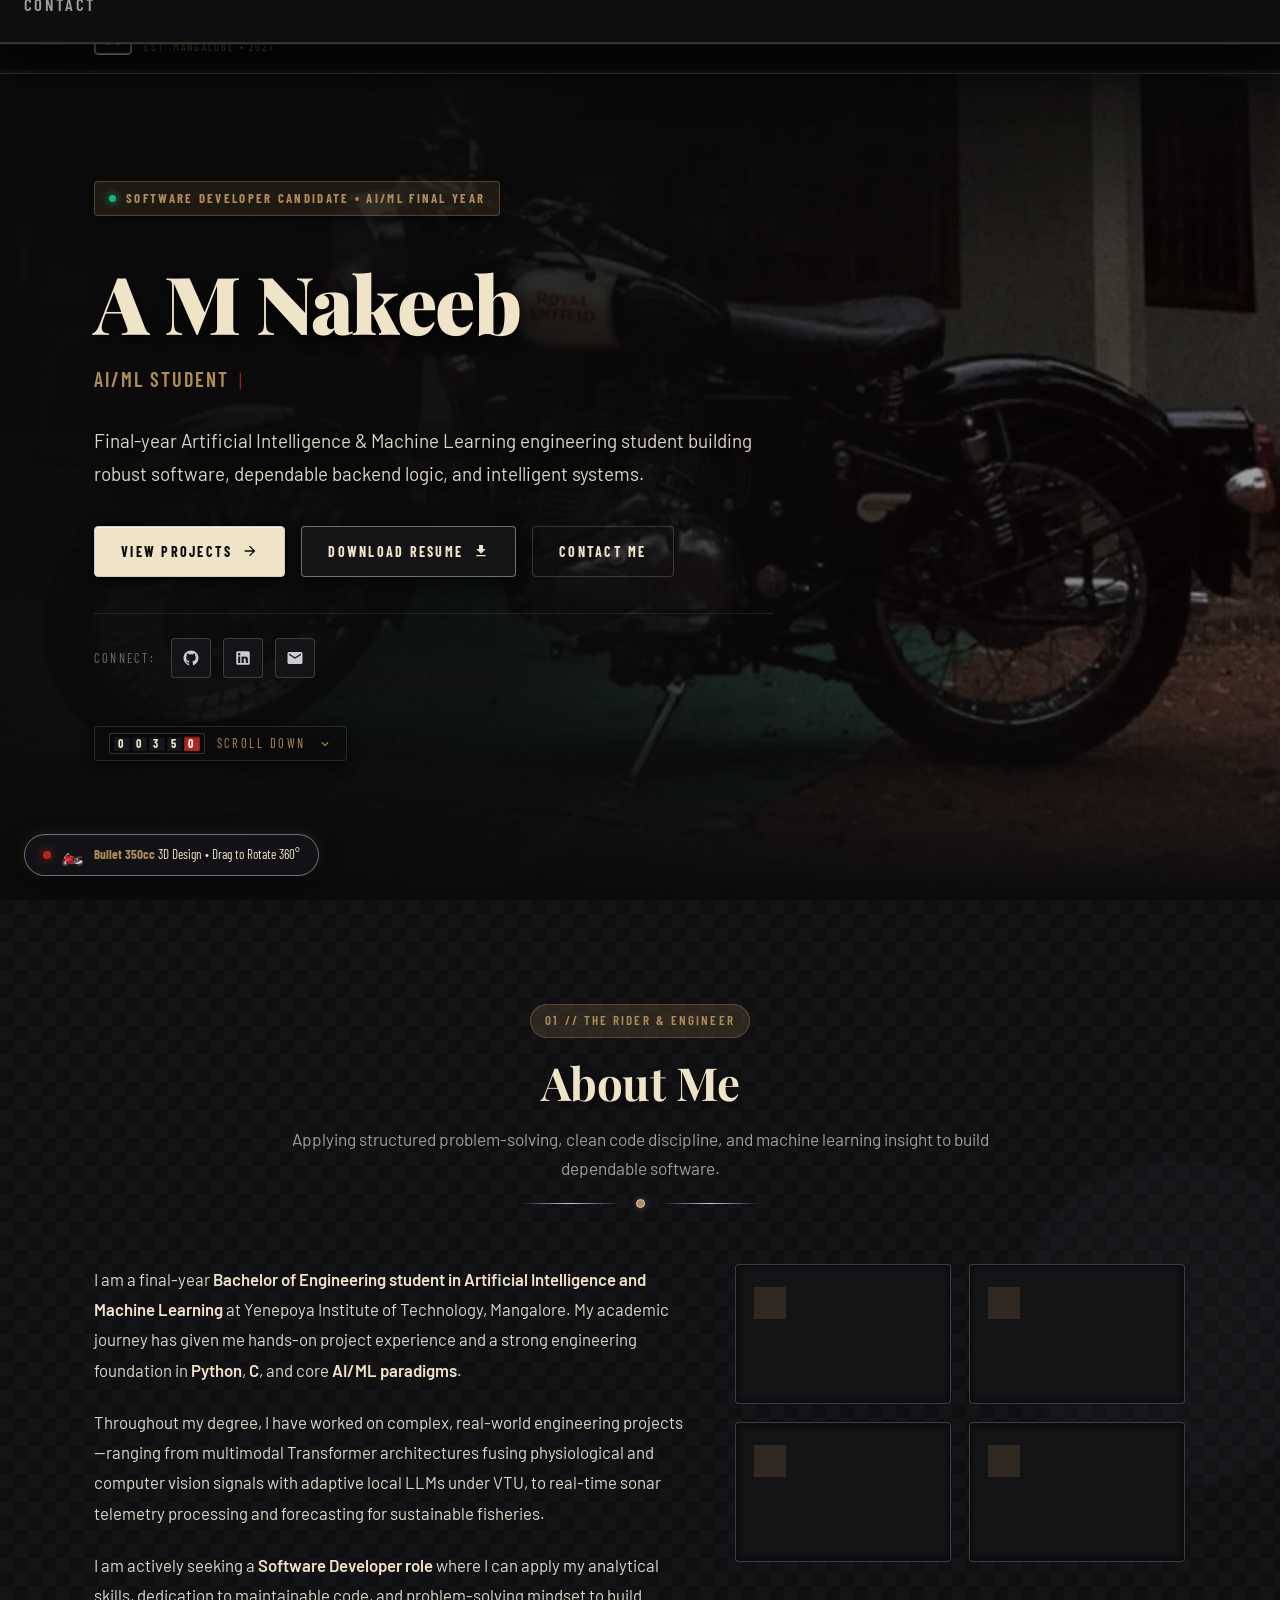
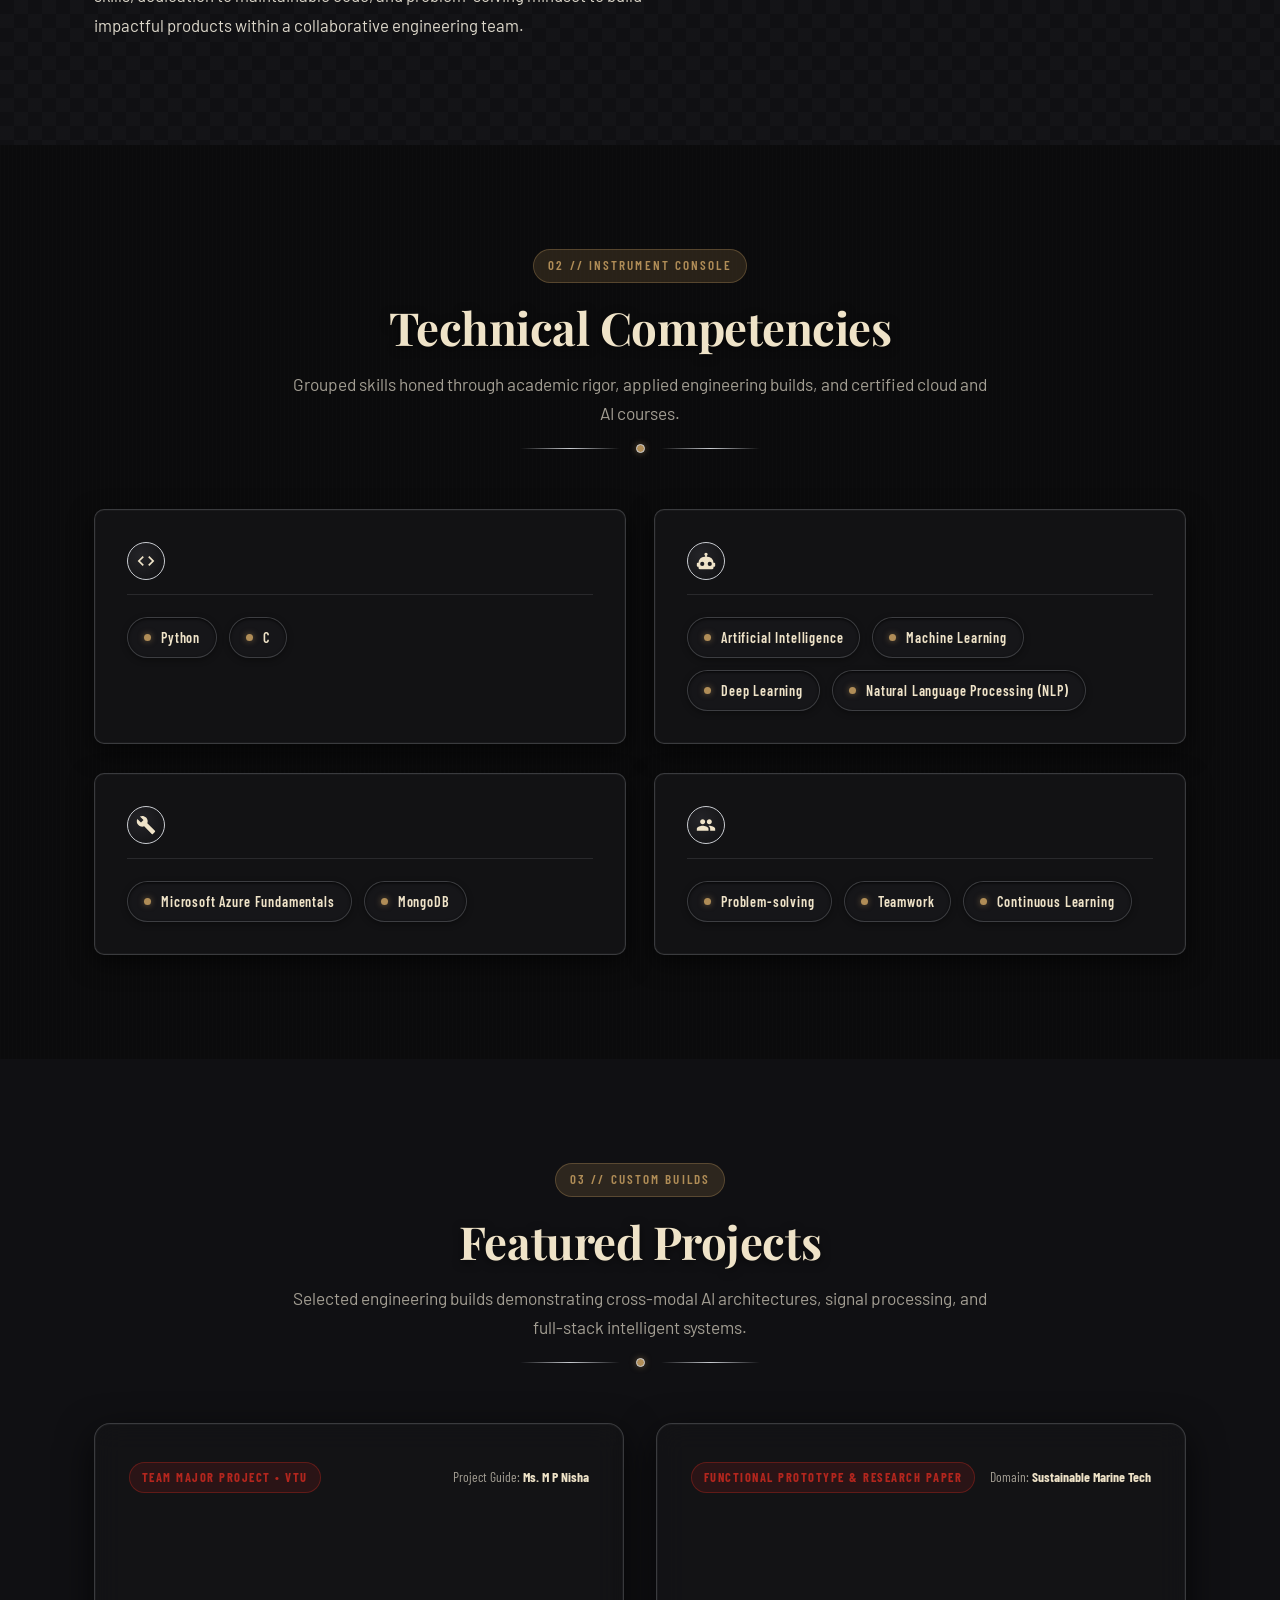
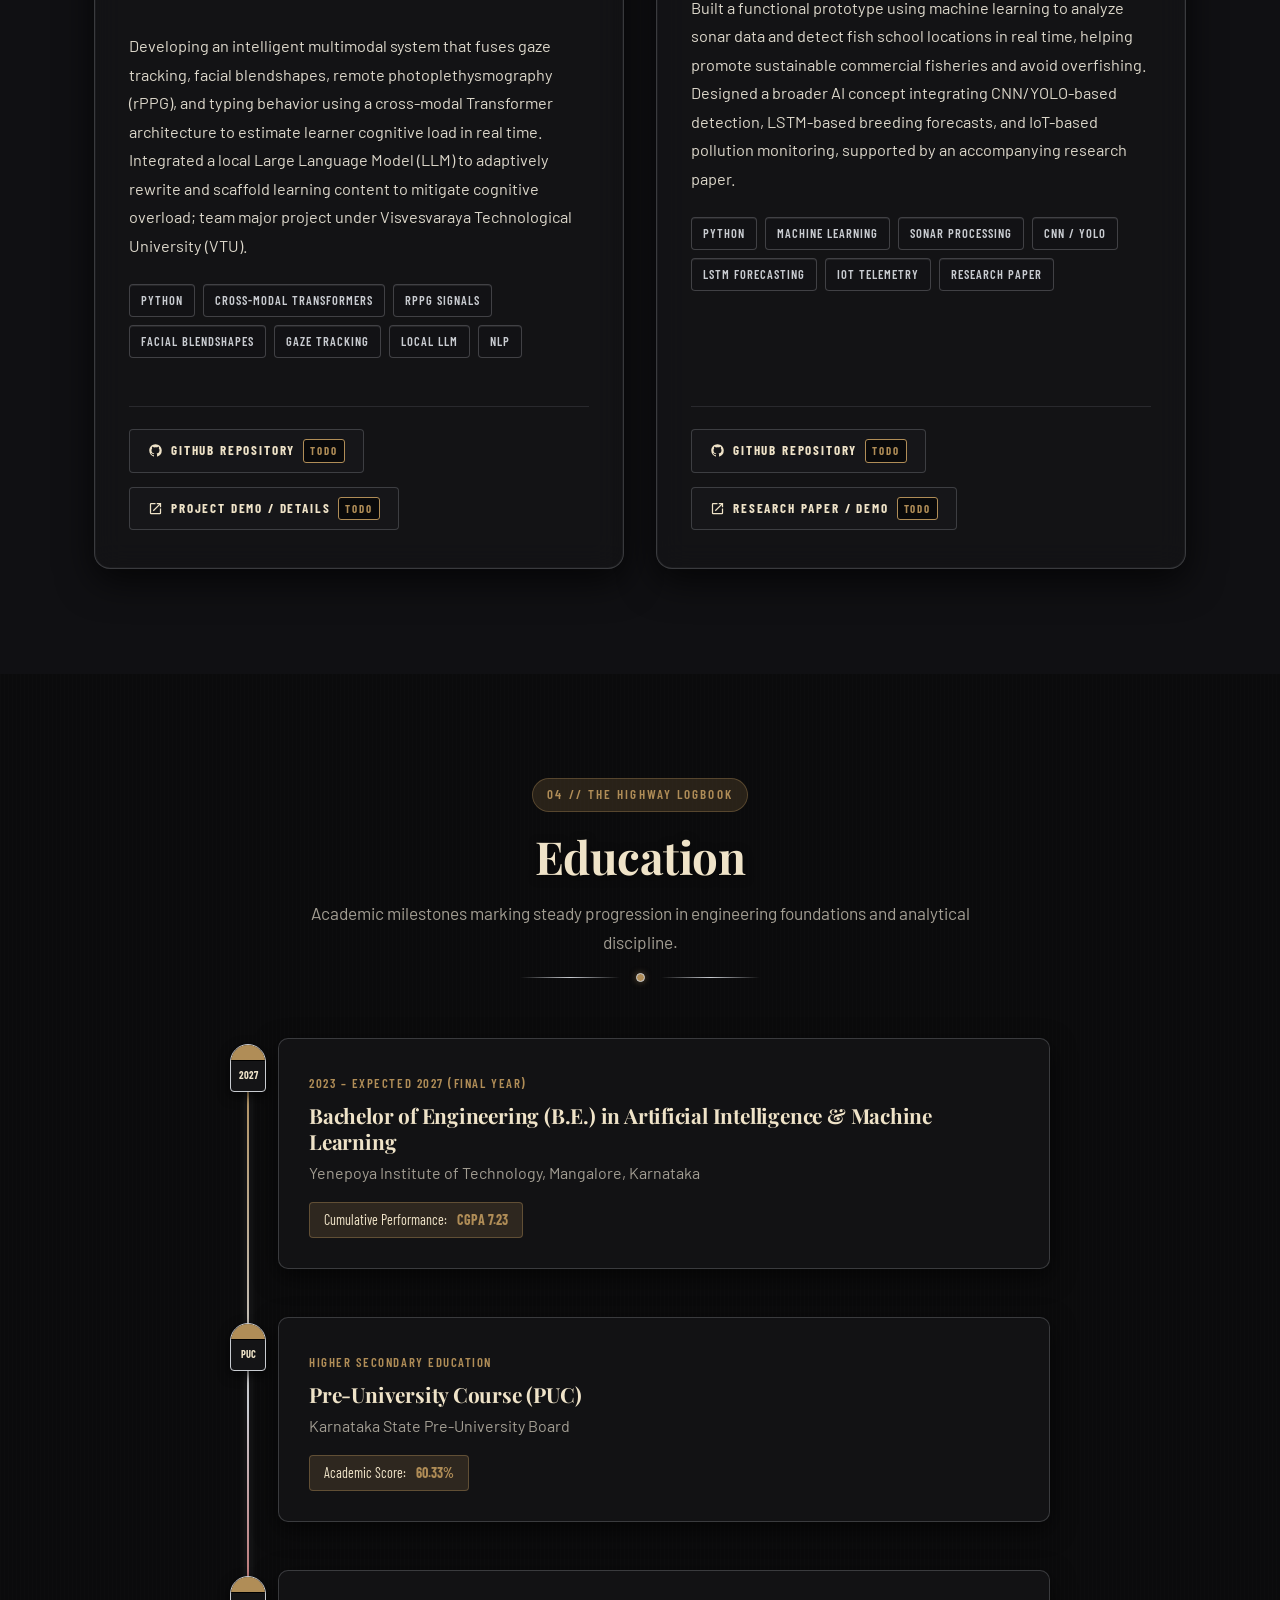
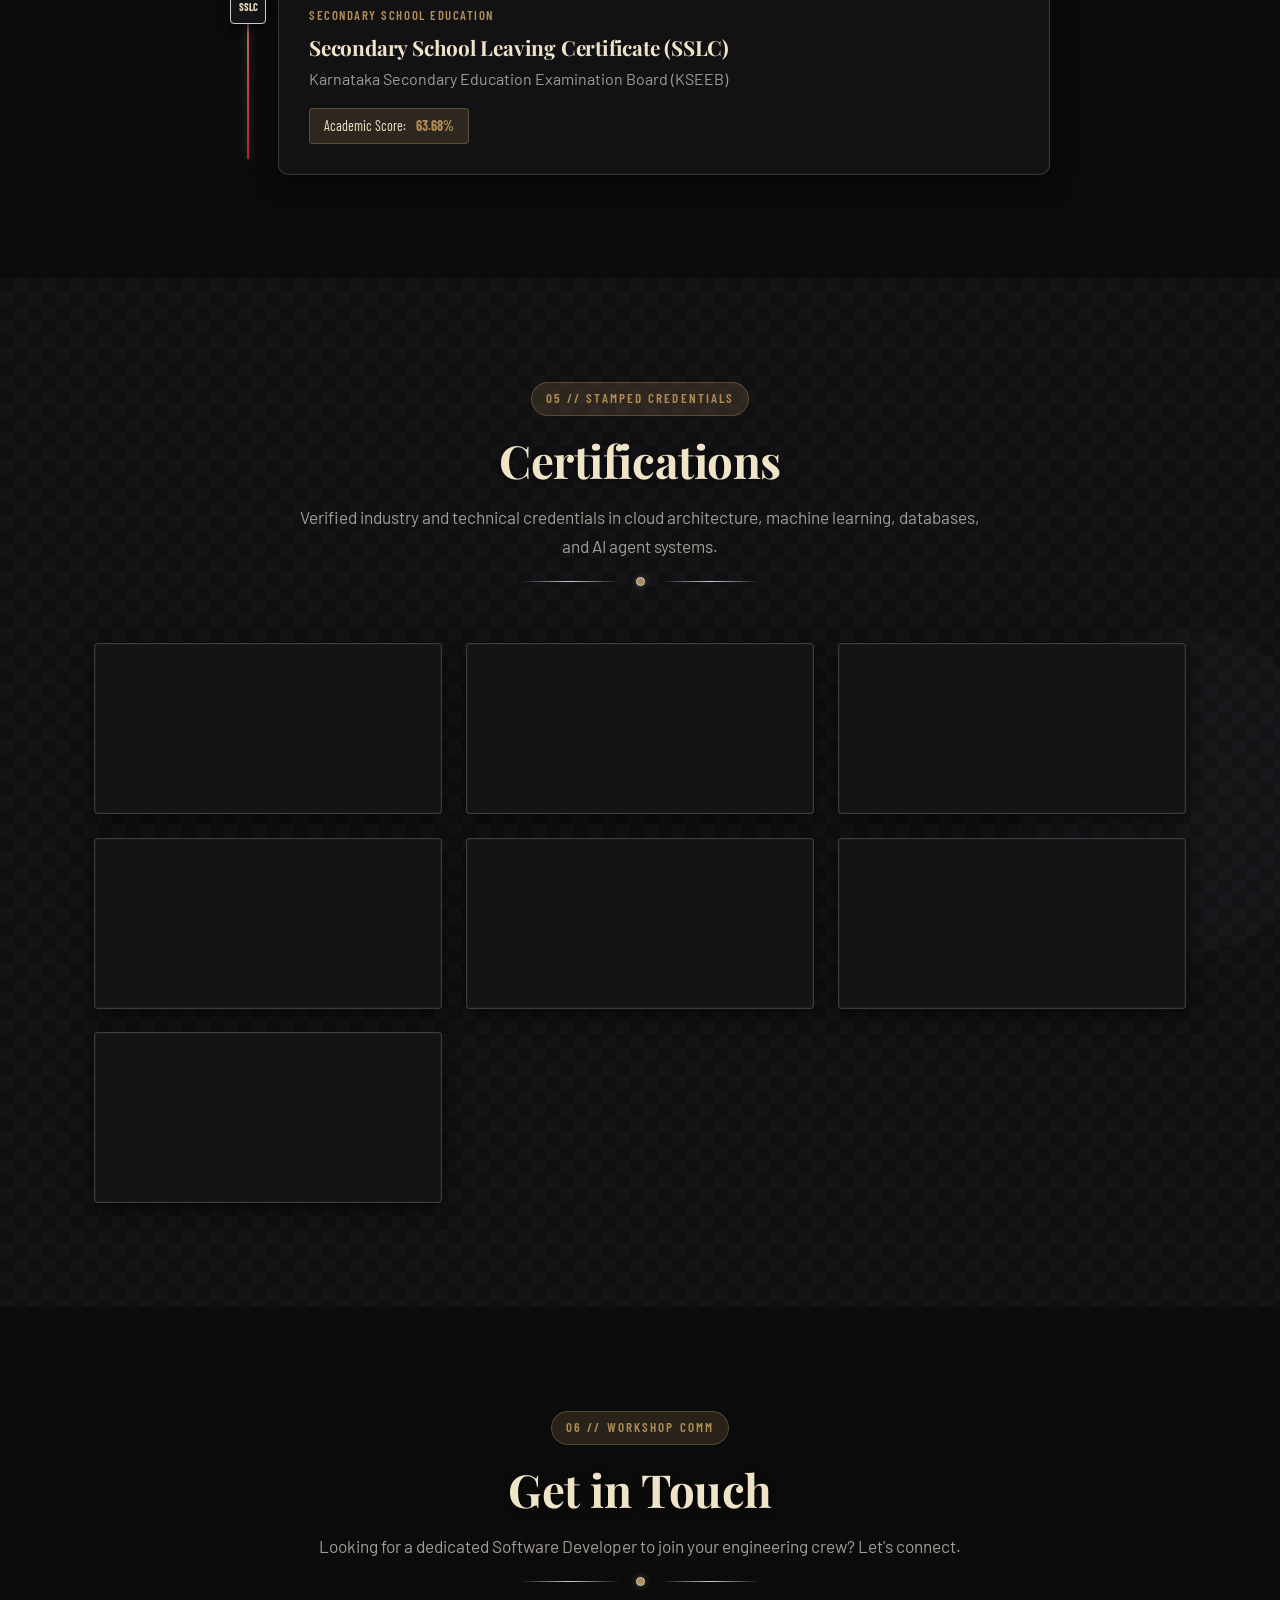
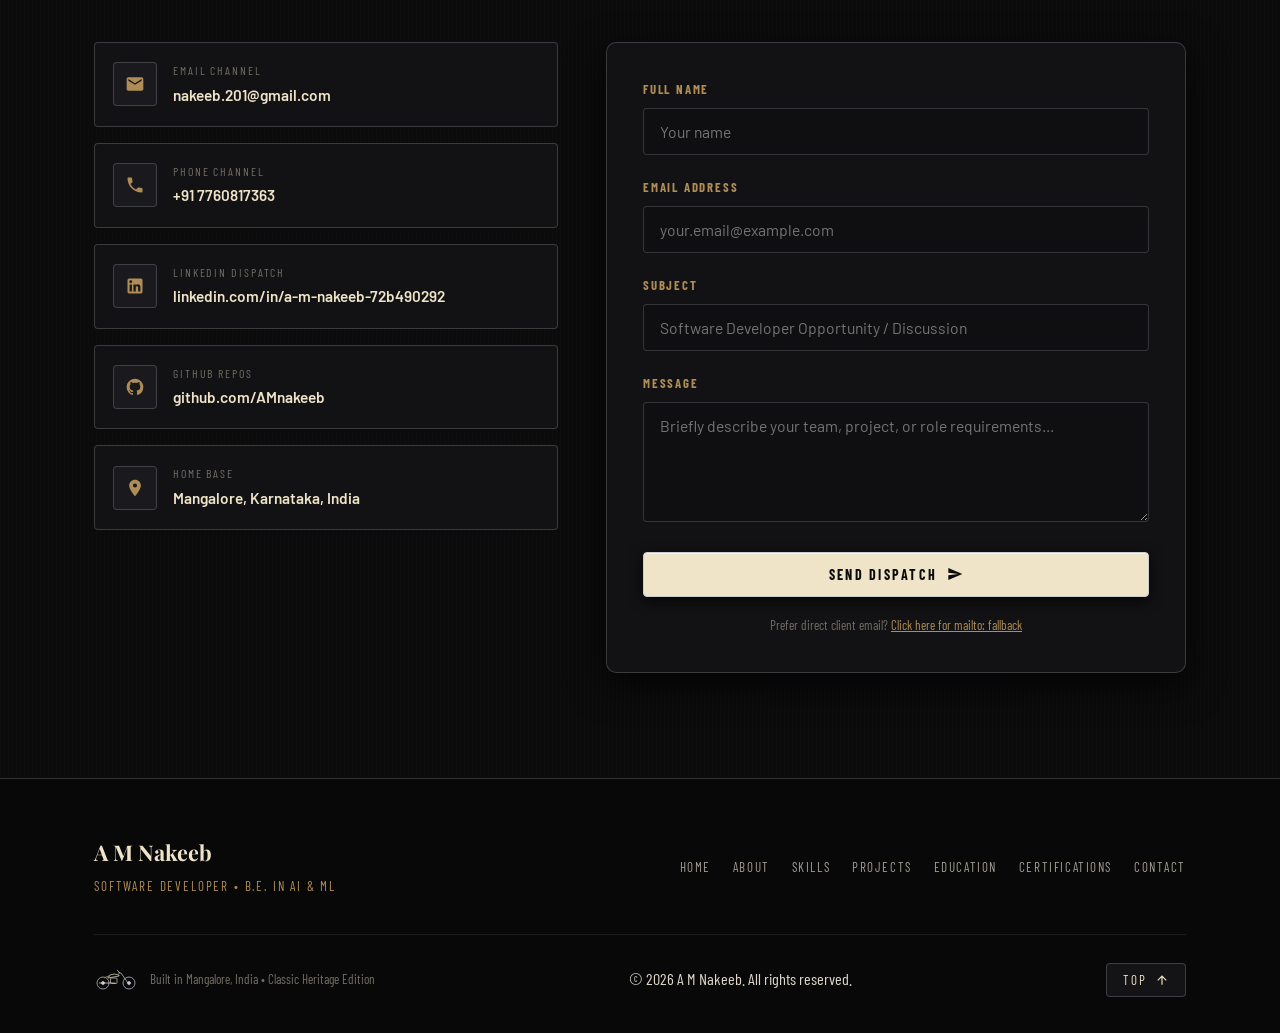
<file: index.html>
<!DOCTYPE html>
<html lang="en">

<head>
  <meta charset="UTF-8">
  <meta name="viewport" content="width=device-width, initial-scale=1.0">

  <!-- Primary Meta Tags -->
  <title>A M Nakeeb | Software Developer &amp; AI/ML Engineer</title>
  <meta name="title" content="A M Nakeeb | Software Developer &amp; AI/ML Engineer">
  <meta name="description"
    content="Portfolio of A M Nakeeb, final-year B.E. student in Artificial Intelligence and Machine Learning at Yenepoya Institute of Technology, Mangalore. Strong foundation in Python, C, and applied AI/ML architectures, seeking a Software Developer role.">
  <meta name="keywords"
    content="A M Nakeeb, Software Developer, AI/ML Engineer, Python, C, Machine Learning, Deep Learning, NLP, Yenepoya Institute of Technology, Mangalore, Royal Enfield Bullet 350">
  <meta name="author" content="A M Nakeeb">
  <meta name="theme-color" content="#0b0b0c">
  <meta name="robots" content="index, follow">

  <!-- Open Graph / Facebook -->
  <meta property="og:type" content="website">
  <meta property="og:url" content="https://amnakeeb.github.io/">
  <meta property="og:title" content="A M Nakeeb | Software Developer &amp; AI/ML Engineer">
  <meta property="og:description"
    content="Final-year B.E. student in AI &amp; ML at Yenepoya Institute of Technology, Mangalore. Seeking Software Developer roles.">
  <meta property="og:image" content="assets/bike.jpg">

  <!-- Twitter -->
  <meta property="twitter:card" content="summary_large_image">
  <meta property="twitter:url" content="https://amnakeeb.github.io/">
  <meta property="twitter:title" content="A M Nakeeb | Software Developer &amp; AI/ML Engineer">
  <meta property="twitter:description"
    content="Final-year B.E. student in AI &amp; ML seeking Software Developer roles. Proficient in Python, C, and applied AI/ML architectures.">
  <meta property="twitter:image" content="assets/bike.jpg">

  <!-- Favicon -->
  <link rel="icon" type="image/svg+xml" href="assets/favicon.svg">

  <!-- Google Fonts: Playfair Display, Barlow & Barlow Condensed -->
  <link rel="preconnect" href="https://fonts.googleapis.com">
  <link rel="preconnect" href="https://fonts.gstatic.com" crossorigin>
  <link
    href="https://fonts.googleapis.com/css2?family=Barlow+Condensed:wght@500;600;700&family=Barlow:ital,wght@0,400;0,500;0,600;0,700;1,400&family=Playfair+Display:ital,wght@0,600;0,700;0,900;1,600;1,700&display=swap"
    rel="stylesheet">

  <!-- Stylesheet -->
  <link rel="stylesheet" href="css/style.css">
</head>

<body>
  <!-- Accessibility Skip Link -->
  <a href="#main-content" class="skip-link">Skip to main content</a>

  <!-- Persistent Interactive 3D Background Canvas -->
  <canvas id="bg-3d-canvas" class="bg-3d-canvas" aria-hidden="true"></canvas>

  <!-- ==========================================================================
       Speedometer "Engine Start" Intro Loader
       ========================================================================== -->
  <div id="engine-loader" class="engine-loader" role="status" aria-label="Starting portfolio ignition">
    <div class="speedo-dial">
      <div class="speedo-ticks"></div>
      <div class="speedo-numbers">
        <span>0</span>
        <span>70</span>
        <span>140</span>
      </div>
      <div class="speedo-needle"></div>
      <div class="speedo-cap"></div>
    </div>

    <div class="odometer-box">
      <span class="odometer-digit">0</span>
      <span class="odometer-digit">0</span>
      <span class="odometer-digit">0</span>
      <span class="odometer-digit">3</span>
      <span class="odometer-digit">5</span>
      <span class="odometer-digit">0</span>
    </div>

    <span class="loader-status">IGNITION &bull; BULLET 350</span>
  </div>

  <!-- ==========================================================================
       Header & Navigation Bar (Cast Metal & Chrome)
       ========================================================================== -->
  <header class="header" role="banner">
    <div class="container header-container">
      <a href="#hero" class="logo" aria-label="A M Nakeeb Home">
        <div class="logo-crest">N</div>
        <div class="logo-text">
          <span class="logo-name">A M Nakeeb</span>
          <span class="logo-sub">EST. MANGALORE &bull; 2027</span>
        </div>
      </a>

      <!-- Desktop Navigation Links -->
      <nav class="nav-desktop" aria-label="Primary navigation">
        <ul class="nav-links">
          <li><a href="#about" class="nav-link">About</a></li>
          <li><a href="#skills" class="nav-link">Skills</a></li>
          <li><a href="#projects" class="nav-link">Projects</a></li>
          <li><a href="#education" class="nav-link">Education</a></li>
          <li><a href="#certifications" class="nav-link">Certifications</a></li>
          <li><a href="#contact" class="nav-link">Contact</a></li>
        </ul>
      </nav>

      <!-- Mobile Navigation Toggle -->
      <button id="mobile-toggle" class="mobile-toggle" aria-label="Toggle navigation menu" aria-expanded="false">
        <svg viewBox="0 0 24 24" aria-hidden="true">
          <path d="M3 18h18v-2H3v2zm0-5h18v-2H3v2zm0-7v2h18V6H3z" />
        </svg>
      </button>
    </div>

    <!-- Odometer / Fuel Gauge Scroll Progress Line -->
    <div class="fuel-gauge-container" aria-hidden="true">
      <div id="fuel-gauge-bar" class="fuel-gauge-bar"></div>
    </div>

    <!-- Mobile Navigation Drawer -->
    <div id="mobile-nav" class="mobile-nav" aria-label="Mobile navigation">
      <ul class="nav-links">
        <li><a href="#about" class="nav-link">About</a></li>
        <li><a href="#skills" class="nav-link">Skills</a></li>
        <li><a href="#projects" class="nav-link">Projects</a></li>
        <li><a href="#education" class="nav-link">Education</a></li>
        <li><a href="#certifications" class="nav-link">Certifications</a></li>
        <li><a href="#contact" class="nav-link">Contact</a></li>
      </ul>
    </div>
  </header>

  <!-- ==========================================================================
       Main Content
       ========================================================================== -->
  <main id="main-content">

    <!-- Hero Section (Featuring Classic Royal Enfield Bike Photo with Ken Burns & Dusk Vignette) -->
    <section id="hero" class="hero">
      <div class="hero-bg-container">
        <picture>
          <source srcset="assets/bike.webp" type="image/webp">
          <img src="assets/bike.jpg" alt="A M Nakeeb's Classic Royal Enfield Motorcycle" class="hero-bike-img"
            fetchpriority="high">
        </picture>
        <div class="hero-overlay"></div>
        <div class="film-grain"></div>
      </div>

      <div class="container">
        <div class="hero-content">
          <div class="hero-top-row">
            <div class="hero-badge-tag">
              <span class="hero-status-pip"></span>
              <span>Software Developer Candidate &bull; AI/ML Final Year</span>
            </div>
          </div>

          <h1 class="hero-title">A M Nakeeb</h1>

          <div class="hero-tagline-wrapper" aria-label="Tagline">
            <span id="typed-text" class="typed-text"></span>
            <span class="typed-cursor" aria-hidden="true">|</span>
          </div>

          <p class="hero-intro">
            Final-year Artificial Intelligence &amp; Machine Learning engineering student building robust software,
            dependable backend logic, and intelligent systems.
          </p>

          <div class="btn-group">
            <a href="#projects" class="btn btn-badge-primary">
              <span>View Projects</span>
              <svg viewBox="0 0 24 24" aria-hidden="true">
                <path d="M12 4l-1.41 1.41L16.17 11H4v2h12.17l-5.58 5.59L12 20l8-8z" />
              </svg>
            </a>

            <a href="assets/Resume.pdf" class="btn btn-badge-secondary" download="A_M_Nakeeb_Resume.pdf" target="_blank"
              rel="noopener noreferrer">
              <span>Download Resume</span>
              <svg viewBox="0 0 24 24" aria-hidden="true">
                <path d="M19 9h-4V3H9v6H5l7 7 7-7zM5 18v2h14v-2H5z" />
              </svg>
            </a>

            <a href="#contact" class="btn btn-badge-ghost">
              <span>Contact Me</span>
            </a>
          </div>

          <div class="hero-socials">
            <span class="hero-socials-label">Connect:</span>
            <div class="social-links">
              <a href="https://github.com/AMnakeeb" class="social-icon-btn" target="_blank" rel="noopener noreferrer"
                aria-label="GitHub Profile">
                <svg viewBox="0 0 24 24" aria-hidden="true">
                  <path
                    d="M12 2C6.477 2 2 6.484 2 12.017c0 4.425 2.865 8.18 6.839 9.504.5.092.682-.217.682-.483 0-.237-.008-.868-.013-1.703-2.782.605-3.369-1.343-3.369-1.343-.454-1.158-1.11-1.466-1.11-1.466-.908-.62.069-.608.069-.608 1.003.07 1.53 1.032 1.53 1.032.892 1.53 2.341 1.088 2.91.832.092-.647.35-1.088.636-1.338-2.22-.253-4.555-1.113-4.555-4.951 0-1.093.39-1.988 1.029-2.688-.103-.253-.446-1.272.098-2.65 0 0 .84-.27 2.75 1.026A9.564 9.564 0 0112 6.844c.85.004 1.705.115 2.504.337 1.909-1.296 2.747-1.027 2.747-1.027.546 1.379.202 2.398.1 2.651.64.7 1.028 1.595 1.028 2.688 0 3.848-2.339 4.695-4.566 4.943.359.309.678.92.678 1.855 0 1.338-.012 2.419-.012 2.747 0 .268.18.58.688.482A10.019 10.019 0 0022 12.017C22 6.484 17.522 2 12 2z" />
                </svg>
              </a>

              <a href="https://linkedin.com/in/a-m-nakeeb-72b490292" class="social-icon-btn" target="_blank"
                rel="noopener noreferrer" aria-label="LinkedIn Profile">
                <svg viewBox="0 0 24 24" aria-hidden="true">
                  <path
                    d="M19 3a2 2 0 0 1 2 2v14a2 2 0 0 1-2 2H5a2 2 0 0 1-2-2V5a2 2 0 0 1 2-2h14m-.5 15.5v-5.3a3.26 3.26 0 0 0-3.26-3.26c-.85 0-1.84.52-2.28 1.3v-1.11h-2.79v8.37h2.79v-4.93c0-.77.62-1.4 1.39-1.4a1.4 1.4 0 0 1 1.4 1.4v4.93h2.75M6.88 8.56a1.68 1.68 0 0 0 1.68-1.68c0-.93-.75-1.69-1.68-1.69a1.69 1.69 0 0 0-1.69 1.69c0 .93.76 1.68 1.69 1.68m1.39 9.94v-8.37H5.5v8.37h2.77z" />
                </svg>
              </a>

              <a href="mailto:nakeeb.201@gmail.com" class="social-icon-btn" aria-label="Send Direct Email">
                <svg viewBox="0 0 24 24" aria-hidden="true">
                  <path
                    d="M20 4H4c-1.1 0-1.99.9-1.99 2L2 18c0 1.1.9 2 2 2h16c1.1 0 2-.9 2-2V6c0-1.1-.9-2-2-2zm0 4l-8 5-8-5V6l8 5 8-5v2z" />
                </svg>
              </a>
            </div>
          </div>

          <a href="#about" class="hero-scroll-indicator" aria-label="Scroll to About Section">
            <span class="hero-odo-badge" aria-hidden="true">
              <span class="odo-cell">0</span>
              <span class="odo-cell">0</span>
              <span class="odo-cell">3</span>
              <span class="odo-cell">5</span>
              <span class="odo-cell">0</span>
            </span>
            <span>Scroll Down</span>
            <svg viewBox="0 0 24 24" aria-hidden="true">
              <path d="M7.41 8.59L12 13.17l4.59-4.58L18 10l-6 6-6-6 1.41-1.41z" />
            </svg>
          </a>
        </div>
      </div>
    </section>

    <!-- ==========================================================================
         About Section (Cast Metal Plate Styling)
         ========================================================================== -->
    <section id="about" class="section section-alt">
      <div class="container">
        <div class="section-header reveal">
          <span class="section-tag">01 // The Rider &amp; Engineer</span>
          <h2 class="section-title">About Me</h2>
          <p class="section-description">
            Applying structured problem-solving, clean code discipline, and machine learning insight to build dependable
            software.
          </p>
          <div class="section-divider" aria-hidden="true">
            <span class="divider-line"></span>
            <span class="divider-medallion"></span>
            <span class="divider-line"></span>
          </div>
        </div>

        <div class="about-grid">
          <div class="about-text reveal delay-1">
            <p>
              I am a final-year <strong>Bachelor of Engineering student in Artificial Intelligence and Machine
                Learning</strong> at Yenepoya Institute of Technology, Mangalore. My academic journey has given me
              hands-on project experience and a strong engineering foundation in <strong>Python</strong>,
              <strong>C</strong>, and core <strong>AI/ML paradigms</strong>.
            </p>
            <p>
              Throughout my degree, I have worked on complex, real-world engineering projects—ranging from multimodal
              Transformer architectures fusing physiological and computer vision signals with adaptive local LLMs under
              VTU, to real-time sonar telemetry processing and forecasting for sustainable fisheries.
            </p>
            <p>
              I am actively seeking a <strong>Software Developer role</strong> where I can apply my analytical skills,
              dedication to maintainable code, and problem-solving mindset to build impactful products within a
              collaborative engineering team.
            </p>
          </div>

          <div class="about-cards-grid reveal delay-2">
            <div class="info-plate">
              <div class="info-plate-icon">
                <svg viewBox="0 0 24 24" aria-hidden="true">
                  <path
                    d="M12 2C8.13 2 5 5.13 5 9c0 5.25 7 13 7 13s7-7.75 7-13c0-3.87-3.13-7-7-7zm0 9.5a2.5 2.5 0 0 1 0-5 2.5 2.5 0 0 1 0 5z" />
                </svg>
              </div>
              <span class="info-plate-label">Base Location</span>
              <span class="info-plate-value">Mangalore, India</span>
            </div>

            <div class="info-plate">
              <div class="info-plate-icon">
                <svg viewBox="0 0 24 24" aria-hidden="true">
                  <path d="M5 13.18v4L12 21l7-3.82v-4L12 17l-7-3.82zM12 3L1 9l11 6 9-4.91V17h2V9L12 3z" />
                </svg>
              </div>
              <span class="info-plate-label">Degree</span>
              <span class="info-plate-value">B.E. in AI &amp; ML</span>
            </div>

            <div class="info-plate">
              <div class="info-plate-icon">
                <svg viewBox="0 0 24 24" aria-hidden="true">
                  <path
                    d="M9.4 16.6L4.8 12l4.6-4.6L8 6l-6 6 6 6 1.4-1.4zm5.2 0l4.6-4.6-4.6-4.6L16 6l6 6-6 6-1.4-1.4z" />
                </svg>
              </div>
              <span class="info-plate-label">Primary Languages</span>
              <span class="info-plate-value">Python &amp; C</span>
            </div>

            <div class="info-plate">
              <div class="info-plate-icon">
                <svg viewBox="0 0 24 24" aria-hidden="true">
                  <path
                    d="M20 6h-4V4c0-1.11-.89-2-2-2h-4c-1.11 0-2 .89-2 2v2H4c-1.11 0-1.99.89-1.99 2L2 19c0 1.11.89 2 2 2h16c1.11 0 2-.89 2-2V8c0-1.11-.89-2-2-2zm-6 0h-4V4h4v2z" />
                </svg>
              </div>
              <span class="info-plate-label">Target Role</span>
              <span class="info-plate-value">Software Developer</span>
            </div>
          </div>
        </div>
      </div>
    </section>

    <!-- ==========================================================================
         Skills Section (Gauge / Dial-Inspired Console Badges)
         ========================================================================== -->
    <section id="skills" class="section">
      <div class="container">
        <div class="section-header reveal">
          <span class="section-tag">02 // Instrument Console</span>
          <h2 class="section-title">Technical Competencies</h2>
          <p class="section-description">
            Grouped skills honed through academic rigor, applied engineering builds, and certified cloud and AI courses.
          </p>
          <div class="section-divider" aria-hidden="true">
            <span class="divider-line"></span>
            <span class="divider-medallion"></span>
            <span class="divider-line"></span>
          </div>
        </div>

        <div class="skills-grid">
          <!-- Console 1: Languages -->
          <div class="skill-console-card tank-badge-card reveal delay-1">
            <span class="rivet rivet-tl"></span><span class="rivet rivet-tr"></span>
            <span class="rivet rivet-bl"></span><span class="rivet rivet-br"></span>

            <div class="skill-console-header">
              <div class="skill-console-icon">
                <svg viewBox="0 0 24 24" aria-hidden="true">
                  <path
                    d="M9.4 16.6L4.8 12l4.6-4.6L8 6l-6 6 6 6 1.4-1.4zm5.2 0l4.6-4.6-4.6-4.6L16 6l6 6-6 6-1.4-1.4z" />
                </svg>
              </div>
              <h3 class="skill-console-title">Programming Languages</h3>
            </div>
            <div class="skill-dials">
              <span class="skill-dial">
                <span class="dial-pip"></span>
                Python
              </span>
              <span class="skill-dial">
                <span class="dial-pip"></span>
                C
              </span>
            </div>
          </div>

          <!-- Console 2: Domains -->
          <div class="skill-console-card tank-badge-card reveal delay-2">
            <span class="rivet rivet-tl"></span><span class="rivet rivet-tr"></span>
            <span class="rivet rivet-bl"></span><span class="rivet rivet-br"></span>

            <div class="skill-console-header">
              <div class="skill-console-icon">
                <svg viewBox="0 0 24 24" aria-hidden="true">
                  <path
                    d="M12 2a2 2 0 0 1 2 2c0 .74-.4 1.39-1 1.73V7h1a7 7 0 0 1 7 7h1a1 1 0 0 1 1 1v3a1 1 0 0 1-1 1h-1v1a2 2 0 0 1-2 2H5a2 2 0 0 1-2-2v-1H2a1 1 0 0 1-1-1v-3a1 1 0 0 1 1-1h1a7 7 0 0 1 7-7h1V5.73c-.6-.34-1-.99-1-1.73a2 2 0 0 1 2-2M7.5 13A2.5 2.5 0 0 0 5 15.5a2.5 2.5 0 0 0 2.5 2.5 2.5 2.5 0 0 0 2.5-2.5A2.5 2.5 0 0 0 7.5 13m9 0a2.5 2.5 0 0 0-2.5 2.5 2.5 2.5 0 0 0 2.5 2.5 2.5 2.5 0 0 0 2.5-2.5 2.5 2.5 0 0 0-2.5-2.5z" />
                </svg>
              </div>
              <h3 class="skill-console-title">Core Domains</h3>
            </div>
            <div class="skill-dials">
              <span class="skill-dial">
                <span class="dial-pip"></span>
                Artificial Intelligence
              </span>
              <span class="skill-dial">
                <span class="dial-pip"></span>
                Machine Learning
              </span>
              <span class="skill-dial">
                <span class="dial-pip"></span>
                Deep Learning
              </span>
              <span class="skill-dial">
                <span class="dial-pip"></span>
                Natural Language Processing (NLP)
              </span>
            </div>
          </div>

          <!-- Console 3: Tools & Platforms -->
          <div class="skill-console-card tank-badge-card reveal delay-3">
            <span class="rivet rivet-tl"></span><span class="rivet rivet-tr"></span>
            <span class="rivet rivet-bl"></span><span class="rivet rivet-br"></span>

            <div class="skill-console-header">
              <div class="skill-console-icon">
                <svg viewBox="0 0 24 24" aria-hidden="true">
                  <path
                    d="M22.7 19l-9.1-9.1c.9-2.3.4-5-1.5-6.9-2-2-5-2.4-7.4-1.3L9 6 6 9 1.6 4.7C.4 7.1.9 10.1 2.9 12.1c1.9 1.9 4.6 2.4 6.9 1.5l9.1 9.1c.4.4 1 .4 1.4 0l2.3-2.3c.5-.4.5-1.1.1-1.4z" />
                </svg>
              </div>
              <h3 class="skill-console-title">Tools &amp; Platforms</h3>
            </div>
            <div class="skill-dials">
              <span class="skill-dial">
                <span class="dial-pip"></span>
                Microsoft Azure Fundamentals
              </span>
              <span class="skill-dial">
                <span class="dial-pip"></span>
                MongoDB
              </span>
            </div>
          </div>

          <!-- Console 4: Soft Skills -->
          <div class="skill-console-card tank-badge-card reveal delay-4">
            <span class="rivet rivet-tl"></span><span class="rivet rivet-tr"></span>
            <span class="rivet rivet-bl"></span><span class="rivet rivet-br"></span>

            <div class="skill-console-header">
              <div class="skill-console-icon">
                <svg viewBox="0 0 24 24" aria-hidden="true">
                  <path
                    d="M16 11c1.66 0 2.99-1.34 2.99-3S17.66 5 16 5c-1.66 0-3 1.34-3 3s1.34 3 3 3zm-8 0c1.66 0 2.99-1.34 2.99-3S9.66 5 8 5C6.34 5 5 6.34 5 8s1.34 3 3 3zm0 2c-2.33 0-7 1.17-7 3.5V19h14v-2.5c0-2.33-4.67-3.5-7-3.5zm8 0c-.29 0-.62.02-.97.05 1.16.84 1.97 1.97 1.97 3.45V19h6v-2.5c0-2.33-4.67-3.5-7-3.5z" />
                </svg>
              </div>
              <h3 class="skill-console-title">Professional &amp; Soft Skills</h3>
            </div>
            <div class="skill-dials">
              <span class="skill-dial">
                <span class="dial-pip"></span>
                Problem-solving
              </span>
              <span class="skill-dial">
                <span class="dial-pip"></span>
                Teamwork
              </span>
              <span class="skill-dial">
                <span class="dial-pip"></span>
                Continuous Learning
              </span>
            </div>
          </div>
        </div>
      </div>
    </section>

    <!-- ==========================================================================
         Projects Section (Tank Badge Styled Builds)
         ========================================================================== -->
    <section id="projects" class="section section-alt">
      <div class="container">
        <div class="section-header reveal">
          <span class="section-tag">03 // Custom Builds</span>
          <h2 class="section-title">Featured Projects</h2>
          <p class="section-description">
            Selected engineering builds demonstrating cross-modal AI architectures, signal processing, and full-stack
            intelligent systems.
          </p>
          <div class="section-divider" aria-hidden="true">
            <span class="divider-line"></span>
            <span class="divider-medallion"></span>
            <span class="divider-line"></span>
          </div>
        </div>

        <div class="projects-grid">
          <!-- Project 1 -->
          <article class="project-badge-card tank-badge-card reveal delay-1">
            <span class="rivet rivet-tl"></span><span class="rivet rivet-tr"></span>
            <span class="rivet rivet-bl"></span><span class="rivet rivet-br"></span>

            <div class="project-card-main">
              <div class="project-meta-top">
                <span class="project-category-badge">Team Major Project &bull; VTU</span>
                <span class="project-guide">Project Guide: <strong>Ms. M P Nisha</strong></span>
              </div>

              <h3 class="project-title">
                Multimodal Cognitive Load Detection and Adaptive Learning System for Online Education
              </h3>

              <p class="project-description">
                Developing an intelligent multimodal system that fuses gaze tracking, facial blendshapes, remote
                photoplethysmography (rPPG), and typing behavior using a cross-modal Transformer architecture to
                estimate learner cognitive load in real time. Integrated a local Large Language Model (LLM) to
                adaptively rewrite and scaffold learning content to mitigate cognitive overload; team major project
                under Visvesvaraya Technological University (VTU).
              </p>

              <div class="project-metal-plates" aria-label="Technologies used">
                <span class="metal-plate">Python</span>
                <span class="metal-plate">Cross-Modal Transformers</span>
                <span class="metal-plate">rPPG Signals</span>
                <span class="metal-plate">Facial Blendshapes</span>
                <span class="metal-plate">Gaze Tracking</span>
                <span class="metal-plate">Local LLM</span>
                <span class="metal-plate">NLP</span>
              </div>
            </div>

            <div class="project-actions">
              <a href="#" class="action-link" data-placeholder="TODO: add GitHub link"
                aria-label="View Project Source on GitHub">
                <svg viewBox="0 0 24 24" aria-hidden="true">
                  <path
                    d="M12 2C6.477 2 2 6.484 2 12.017c0 4.425 2.865 8.18 6.839 9.504.5.092.682-.217.682-.483 0-.237-.008-.868-.013-1.703-2.782.605-3.369-1.343-3.369-1.343-.454-1.158-1.11-1.466-1.11-1.466-.908-.62.069-.608.069-.608 1.003.07 1.53 1.032 1.53 1.032.892 1.53 2.341 1.088 2.91.832.092-.647.35-1.088.636-1.338-2.22-.253-4.555-1.113-4.555-4.951 0-1.093.39-1.988 1.029-2.688-.103-.253-.446-1.272.098-2.65 0 0 .84-.27 2.75 1.026A9.564 9.564 0 0112 6.844c.85.004 1.705.115 2.504.337 1.909-1.296 2.747-1.027 2.747-1.027.546 1.379.202 2.398.1 2.651.64.7 1.028 1.595 1.028 2.688 0 3.848-2.339 4.695-4.566 4.943.359.309.678.92.678 1.855 0 1.338-.012 2.419-.012 2.747 0 .268.18.58.688.482A10.019 10.019 0 0022 12.017C22 6.484 17.522 2 12 2z" />
                </svg>
                <span>GitHub Repository</span>
                <span class="placeholder-pill">TODO</span>
              </a>

              <a href="#" class="action-link" data-placeholder="TODO: add Demo link"
                aria-label="View Project Demo or Architecture">
                <svg viewBox="0 0 24 24" aria-hidden="true">
                  <path
                    d="M19 19H5V5h7V3H5a2 2 0 0 0-2 2v14a2 2 0 0 0 2 2h14a2 2 0 0 0 2-2v-7h-2v7zM14 3v2h3.59l-9.83 9.83 1.41 1.41L19 6.41V10h2V3h-7z" />
                </svg>
                <span>Project Demo / Details</span>
                <span class="placeholder-pill">TODO</span>
              </a>
            </div>
          </article>

          <!-- Project 2 -->
          <article class="project-badge-card tank-badge-card reveal delay-2">
            <span class="rivet rivet-tl"></span><span class="rivet rivet-tr"></span>
            <span class="rivet rivet-bl"></span><span class="rivet rivet-br"></span>

            <div class="project-card-main">
              <div class="project-meta-top">
                <span class="project-category-badge">Functional Prototype &amp; Research Paper</span>
                <span class="project-guide">Domain: <strong>Sustainable Marine Tech</strong></span>
              </div>

              <h3 class="project-title">
                AI-Driven Fish School Detection for Sustainable Fisheries
              </h3>

              <p class="project-description">
                Built a functional prototype using machine learning to analyze sonar data and detect fish school
                locations in real time, helping promote sustainable commercial fisheries and avoid overfishing. Designed
                a broader AI concept integrating CNN/YOLO-based detection, LSTM-based breeding forecasts, and IoT-based
                pollution monitoring, supported by an accompanying research paper.
              </p>

              <div class="project-metal-plates" aria-label="Technologies used">
                <span class="metal-plate">Python</span>
                <span class="metal-plate">Machine Learning</span>
                <span class="metal-plate">Sonar Processing</span>
                <span class="metal-plate">CNN / YOLO</span>
                <span class="metal-plate">LSTM Forecasting</span>
                <span class="metal-plate">IoT Telemetry</span>
                <span class="metal-plate">Research Paper</span>
              </div>
            </div>

            <div class="project-actions">
              <a href="#" class="action-link" data-placeholder="TODO: add GitHub link"
                aria-label="View Project Source on GitHub">
                <svg viewBox="0 0 24 24" aria-hidden="true">
                  <path
                    d="M12 2C6.477 2 2 6.484 2 12.017c0 4.425 2.865 8.18 6.839 9.504.5.092.682-.217.682-.483 0-.237-.008-.868-.013-1.703-2.782.605-3.369-1.343-3.369-1.343-.454-1.158-1.11-1.466-1.11-1.466-.908-.62.069-.608.069-.608 1.003.07 1.53 1.032 1.53 1.032.892 1.53 2.341 1.088 2.91.832.092-.647.35-1.088.636-1.338-2.22-.253-4.555-1.113-4.555-4.951 0-1.093.39-1.988 1.029-2.688-.103-.253-.446-1.272.098-2.65 0 0 .84-.27 2.75 1.026A9.564 9.564 0 0112 6.844c.85.004 1.705.115 2.504.337 1.909-1.296 2.747-1.027 2.747-1.027.546 1.379.202 2.398.1 2.651.64.7 1.028 1.595 1.028 2.688 0 3.848-2.339 4.695-4.566 4.943.359.309.678.92.678 1.855 0 1.338-.012 2.419-.012 2.747 0 .268.18.58.688.482A10.019 10.019 0 0022 12.017C22 6.484 17.522 2 12 2z" />
                </svg>
                <span>GitHub Repository</span>
                <span class="placeholder-pill">TODO</span>
              </a>

              <a href="#" class="action-link" data-placeholder="TODO: add Research Paper / Demo link"
                aria-label="View Research Paper or Demo">
                <svg viewBox="0 0 24 24" aria-hidden="true">
                  <path
                    d="M19 19H5V5h7V3H5a2 2 0 0 0-2 2v14a2 2 0 0 0 2 2h14a2 2 0 0 0 2-2v-7h-2v7zM14 3v2h3.59l-9.83 9.83 1.41 1.41L19 6.41V10h2V3h-7z" />
                </svg>
                <span>Research Paper / Demo</span>
                <span class="placeholder-pill">TODO</span>
              </a>
            </div>
          </article>
        </div>
      </div>
    </section>

    <!-- ==========================================================================
         Education Section (Highway Milestone Timeline)
         ========================================================================== -->
    <section id="education" class="section">
      <div class="container">
        <div class="section-header reveal">
          <span class="section-tag">04 // The Highway Logbook</span>
          <h2 class="section-title">Education</h2>
          <p class="section-description">
            Academic milestones marking steady progression in engineering foundations and analytical discipline.
          </p>
          <div class="section-divider" aria-hidden="true">
            <span class="divider-line"></span>
            <span class="divider-medallion"></span>
            <span class="divider-line"></span>
          </div>
        </div>

        <div class="timeline">
          <!-- Milestone 1: B.E. -->
          <div class="timeline-item reveal delay-1">
            <div class="milestone-marker" aria-hidden="true">
              <div class="milestone-cap"></div>
              <div class="milestone-body">2027</div>
            </div>
            <div class="timeline-content tank-badge-card">
              <span class="rivet rivet-tl"></span><span class="rivet rivet-tr"></span>
              <span class="rivet rivet-bl"></span><span class="rivet rivet-br"></span>
              <span class="timeline-period">2023 &ndash; Expected 2027 (Final Year)</span>
              <h3 class="timeline-degree">Bachelor of Engineering (B.E.) in Artificial Intelligence &amp; Machine
                Learning</h3>
              <p class="timeline-institution">Yenepoya Institute of Technology, Mangalore, Karnataka</p>
              <div class="timeline-score">
                <span>Cumulative Performance:</span>
                <strong>CGPA 7.23</strong>
              </div>
            </div>
          </div>

          <!-- Milestone 2: PUC -->
          <div class="timeline-item reveal delay-2">
            <div class="milestone-marker" aria-hidden="true">
              <div class="milestone-cap"></div>
              <div class="milestone-body">PUC</div>
            </div>
            <div class="timeline-content tank-badge-card">
              <span class="rivet rivet-tl"></span><span class="rivet rivet-tr"></span>
              <span class="rivet rivet-bl"></span><span class="rivet rivet-br"></span>
              <span class="timeline-period">Higher Secondary Education</span>
              <h3 class="timeline-degree">Pre-University Course (PUC)</h3>
              <p class="timeline-institution">Karnataka State Pre-University Board</p>
              <div class="timeline-score">
                <span>Academic Score:</span>
                <strong>60.33%</strong>
              </div>
            </div>
          </div>

          <!-- Milestone 3: SSLC -->
          <div class="timeline-item reveal delay-3">
            <div class="milestone-marker" aria-hidden="true">
              <div class="milestone-cap"></div>
              <div class="milestone-body">SSLC</div>
            </div>
            <div class="timeline-content tank-badge-card">
              <span class="rivet rivet-tl"></span><span class="rivet rivet-tr"></span>
              <span class="rivet rivet-bl"></span><span class="rivet rivet-br"></span>
              <span class="timeline-period">Secondary School Education</span>
              <h3 class="timeline-degree">Secondary School Leaving Certificate (SSLC)</h3>
              <p class="timeline-institution">Karnataka Secondary Education Examination Board (KSEEB)</p>
              <div class="timeline-score">
                <span>Academic Score:</span>
                <strong>63.68%</strong>
              </div>
            </div>
          </div>
        </div>
      </div>
    </section>

    <!-- ==========================================================================
         Certifications Section (Stamped VIN Specification Plates)
         ========================================================================== -->
    <section id="certifications" class="section section-alt">
      <div class="container">
        <div class="section-header reveal">
          <span class="section-tag">05 // Stamped Credentials</span>
          <h2 class="section-title">Certifications</h2>
          <p class="section-description">
            Verified industry and technical credentials in cloud architecture, machine learning, databases, and AI agent
            systems.
          </p>
          <div class="section-divider" aria-hidden="true">
            <span class="divider-line"></span>
            <span class="divider-medallion"></span>
            <span class="divider-line"></span>
          </div>
        </div>

        <div class="cert-grid">
          <!-- Cert 1 -->
          <div class="vin-plate-card reveal delay-1">
            <span class="rivet rivet-tl"></span><span class="rivet rivet-tr"></span>
            <span class="rivet rivet-bl"></span><span class="rivet rivet-br"></span>
            <div class="vin-plate-header">
              <div class="vin-plate-icon">
                <svg viewBox="0 0 24 24" aria-hidden="true">
                  <path
                    d="M19.35 10.04C18.67 6.59 15.64 4 12 4 9.11 4 6.6 5.64 5.35 8.04 2.34 8.36 0 10.91 0 14c0 3.31 2.69 6 6 6h13c2.76 0 5-2.24 5-5 0-2.64-2.05-4.78-4.65-4.96zM19 18H6c-2.21 0-4-1.79-4-4 0-2.05 1.53-3.76 3.56-3.97l1.07-.11.5-.95C8.08 7.14 9.94 6 12 6c2.62 0 4.88 1.86 5.39 4.43l.3 1.5 1.53.11c1.56.1 2.78 1.41 2.78 2.96 0 1.65-1.35 3-3 3z" />
                </svg>
              </div>
              <span class="vin-issuer-tag">Microsoft</span>
            </div>
            <h3 class="vin-plate-title">Microsoft Azure Fundamentals</h3>
            <div class="vin-plate-footer">
              <svg viewBox="0 0 24 24" aria-hidden="true">
                <path d="M9 16.17L4.83 12l-1.42 1.41L9 19 21 7l-1.41-1.41z" />
              </svg>
              <span>Verified Credential</span>
            </div>
          </div>

          <!-- Cert 2 -->
          <div class="vin-plate-card reveal delay-2">
            <span class="rivet rivet-tl"></span><span class="rivet rivet-tr"></span>
            <span class="rivet rivet-bl"></span><span class="rivet rivet-br"></span>
            <div class="vin-plate-header">
              <div class="vin-plate-icon">
                <svg viewBox="0 0 24 24" aria-hidden="true">
                  <path
                    d="M12 3L1 9l4 2.18v6L12 21l7-3.82v-6l2-1.09V17h2V9L12 3zm6.82 6L12 12.72 5.18 9 12 5.28 18.82 9zM17 15.99l-5 2.73-5-2.73v-3.72L12 15l5-2.73v3.72z" />
                </svg>
              </div>
              <span class="vin-issuer-tag">Microsoft</span>
            </div>
            <h3 class="vin-plate-title">Deep Learning Fundamentals</h3>
            <div class="vin-plate-footer">
              <svg viewBox="0 0 24 24" aria-hidden="true">
                <path d="M9 16.17L4.83 12l-1.42 1.41L9 19 21 7l-1.41-1.41z" />
              </svg>
              <span>Verified Credential</span>
            </div>
          </div>

          <!-- Cert 3 -->
          <div class="vin-plate-card reveal delay-3">
            <span class="rivet rivet-tl"></span><span class="rivet rivet-tr"></span>
            <span class="rivet rivet-bl"></span><span class="rivet rivet-br"></span>
            <div class="vin-plate-header">
              <div class="vin-plate-icon">
                <svg viewBox="0 0 24 24" aria-hidden="true">
                  <path
                    d="M12 2C6.48 2 2 4.02 2 6.5v11C2 19.98 6.48 22 12 22s10-2.02 10-4.5v-11C22 4.02 17.52 2 12 2zm0 2c4.41 0 8 1.34 8 2.5S16.41 9 12 9s-8-1.34-8-2.5S7.59 4 12 4zm8 13.5c0 1.16-3.59 2.5-8 2.5s-8-1.34-8-2.5V14.2c1.94 1.25 4.8 1.8 8 1.8s6.06-.55 8-1.8v3.3zm0-4.5c0 1.16-3.59 2.5-8 2.5s-8-1.34-8-2.5V9.7c1.94 1.25 4.8 1.8 8 1.8s6.06-.55 8-1.8v3.3z" />
                </svg>
              </div>
              <span class="vin-issuer-tag">MongoDB</span>
            </div>
            <h3 class="vin-plate-title">Introduction to MongoDB</h3>
            <div class="vin-plate-footer">
              <svg viewBox="0 0 24 24" aria-hidden="true">
                <path d="M9 16.17L4.83 12l-1.42 1.41L9 19 21 7l-1.41-1.41z" />
              </svg>
              <span>Verified Credential</span>
            </div>
          </div>

          <!-- Cert 4 -->
          <div class="vin-plate-card reveal delay-1">
            <span class="rivet rivet-tl"></span><span class="rivet rivet-tr"></span>
            <span class="rivet rivet-bl"></span><span class="rivet rivet-br"></span>
            <div class="vin-plate-header">
              <div class="vin-plate-icon">
                <svg viewBox="0 0 24 24" aria-hidden="true">
                  <path
                    d="M12 2a2 2 0 0 1 2 2c0 .74-.4 1.39-1 1.73V7h1a7 7 0 0 1 7 7h1a1 1 0 0 1 1 1v3a1 1 0 0 1-1 1h-1v1a2 2 0 0 1-2 2H5a2 2 0 0 1-2-2v-1H2a1 1 0 0 1-1-1v-3a1 1 0 0 1 1-1h1a7 7 0 0 1 7-7h1V5.73c-.6-.34-1-.99-1-1.73a2 2 0 0 1 2-2z" />
                </svg>
              </div>
              <span class="vin-issuer-tag">Kaggle</span>
            </div>
            <h3 class="vin-plate-title">Introduction to Machine Learning</h3>
            <div class="vin-plate-footer">
              <svg viewBox="0 0 24 24" aria-hidden="true">
                <path d="M9 16.17L4.83 12l-1.42 1.41L9 19 21 7l-1.41-1.41z" />
              </svg>
              <span>Verified Credential</span>
            </div>
          </div>

          <!-- Cert 5 -->
          <div class="vin-plate-card reveal delay-2">
            <span class="rivet rivet-tl"></span><span class="rivet rivet-tr"></span>
            <span class="rivet rivet-bl"></span><span class="rivet rivet-br"></span>
            <div class="vin-plate-header">
              <div class="vin-plate-icon">
                <svg viewBox="0 0 24 24" aria-hidden="true">
                  <path
                    d="M19 3H5c-1.1 0-2 .9-2 2v14c0 1.1.9 2 2 2h14c1.1 0 2-.9 2-2V5c0-1.1-.9-2-2-2zM9 17H7v-7h2v7zm4 0h-2V7h2v10zm4 0h-2v-4h2v4z" />
                </svg>
              </div>
              <span class="vin-issuer-tag">Kaggle</span>
            </div>
            <h3 class="vin-plate-title">Intermediate Machine Learning</h3>
            <div class="vin-plate-footer">
              <svg viewBox="0 0 24 24" aria-hidden="true">
                <path d="M9 16.17L4.83 12l-1.42 1.41L9 19 21 7l-1.41-1.41z" />
              </svg>
              <span>Verified Credential</span>
            </div>
          </div>

          <!-- Cert 6 -->
          <div class="vin-plate-card reveal delay-3">
            <span class="rivet rivet-tl"></span><span class="rivet rivet-tr"></span>
            <span class="rivet rivet-bl"></span><span class="rivet rivet-br"></span>
            <div class="vin-plate-header">
              <div class="vin-plate-icon">
                <svg viewBox="0 0 24 24" aria-hidden="true">
                  <path d="M5 9.2h3V19H5zM10.6 5h2.8v14h-2.8zm5.6 8H19v6h-2.8z" />
                </svg>
              </div>
              <span class="vin-issuer-tag">Kaggle</span>
            </div>
            <h3 class="vin-plate-title">Data Visualization</h3>
            <div class="vin-plate-footer">
              <svg viewBox="0 0 24 24" aria-hidden="true">
                <path d="M9 16.17L4.83 12l-1.42 1.41L9 19 21 7l-1.41-1.41z" />
              </svg>
              <span>Verified Credential</span>
            </div>
          </div>

          <!-- Cert 7 -->
          <div class="vin-plate-card reveal delay-1">
            <span class="rivet rivet-tl"></span><span class="rivet rivet-tr"></span>
            <span class="rivet rivet-bl"></span><span class="rivet rivet-br"></span>
            <div class="vin-plate-header">
              <div class="vin-plate-icon">
                <svg viewBox="0 0 24 24" aria-hidden="true">
                  <path
                    d="M12 2C6.48 2 2 6.48 2 12s4.48 10 10 10 10-4.48 10-10S17.52 2 12 2zm-1 17.93c-3.95-.49-7-3.85-7-7.93 0-.62.08-1.21.21-1.79L9 15v1c0 1.1.9 2 2 2v1.93zm6.9-2.54c-.26-.81-1-1.39-1.9-1.39h-1v-3c0-.55-.45-1-1-1H8v-2h2c.55 0 1-.45 1-1V7h2c1.1 0 2-.9 2-2v-.41c2.93 1.19 5 4.06 5 7.41 0 2.08-.8 3.97-2.1 5.39z" />
                </svg>
              </div>
              <span class="vin-issuer-tag">Google</span>
            </div>
            <h3 class="vin-plate-title">Google AI Agent Course</h3>
            <div class="vin-plate-footer">
              <svg viewBox="0 0 24 24" aria-hidden="true">
                <path d="M9 16.17L4.83 12l-1.42 1.41L9 19 21 7l-1.41-1.41z" />
              </svg>
              <span>Verified Credential</span>
            </div>
          </div>
        </div>
      </div>
    </section>

    <!-- ==========================================================================
         Contact Section (Workshop Comm & Dashboard Form)
         ========================================================================== -->
    <section id="contact" class="section">
      <div class="container">
        <div class="section-header reveal">
          <span class="section-tag">06 // Workshop Comm</span>
          <h2 class="section-title">Get in Touch</h2>
          <p class="section-description">
            Looking for a dedicated Software Developer to join your engineering crew? Let's connect.
          </p>
          <div class="section-divider" aria-hidden="true">
            <span class="divider-line"></span>
            <span class="divider-medallion"></span>
            <span class="divider-line"></span>
          </div>
        </div>

        <div class="contact-grid">
          <!-- Contact Info Channels -->
          <div class="contact-channels reveal delay-1">
            <a href="mailto:nakeeb.201@gmail.com" class="contact-channel-item"
              aria-label="Send email to nakeeb.201@gmail.com">
              <div class="contact-channel-icon">
                <svg viewBox="0 0 24 24" aria-hidden="true">
                  <path
                    d="M20 4H4c-1.1 0-1.99.9-1.99 2L2 18c0 1.1.9 2 2 2h16c1.1 0 2-.9 2-2V6c0-1.1-.9-2-2-2zm0 4l-8 5-8-5V6l8 5 8-5v2z" />
                </svg>
              </div>
              <div class="contact-channel-details">
                <span class="contact-channel-label">Email Channel</span>
                <span class="contact-channel-value">nakeeb.201@gmail.com</span>
              </div>
            </a>

            <a href="tel:+917760817363" class="contact-channel-item" aria-label="Call +91 7760817363">
              <div class="contact-channel-icon">
                <svg viewBox="0 0 24 24" aria-hidden="true">
                  <path
                    d="M6.62 10.79c1.44 2.83 3.76 5.14 6.59 6.59l2.2-2.2c.27-.27.67-.36 1.02-.24 1.12.37 2.33.57 3.57.57.55 0 1 .45 1 1V20c0 .55-.45 1-1 1-9.39 0-17-7.61-17-17 0-.55.45-1 1-1h3.5c.55 0 1 .45 1 1 0 1.25.2 2.45.57 3.57.11.35.03.74-.25 1.02l-2.2 2.2z" />
                </svg>
              </div>
              <div class="contact-channel-details">
                <span class="contact-channel-label">Phone Channel</span>
                <span class="contact-channel-value">+91 7760817363</span>
              </div>
            </a>

            <a href="https://linkedin.com/in/a-m-nakeeb-72b490292" target="_blank" rel="noopener noreferrer"
              class="contact-channel-item" aria-label="Connect on LinkedIn">
              <div class="contact-channel-icon">
                <svg viewBox="0 0 24 24" aria-hidden="true">
                  <path
                    d="M19 3a2 2 0 0 1 2 2v14a2 2 0 0 1-2 2H5a2 2 0 0 1-2-2V5a2 2 0 0 1 2-2h14m-.5 15.5v-5.3a3.26 3.26 0 0 0-3.26-3.26c-.85 0-1.84.52-2.28 1.3v-1.11h-2.79v8.37h2.79v-4.93c0-.77.62-1.4 1.39-1.4a1.4 1.4 0 0 1 1.4 1.4v4.93h2.75M6.88 8.56a1.68 1.68 0 0 0 1.68-1.68c0-.93-.75-1.69-1.68-1.69a1.69 1.69 0 0 0-1.69 1.69c0 .93.76 1.68 1.69 1.68m1.39 9.94v-8.37H5.5v8.37h2.77z" />
                </svg>
              </div>
              <div class="contact-channel-details">
                <span class="contact-channel-label">LinkedIn Dispatch</span>
                <span class="contact-channel-value">linkedin.com/in/a-m-nakeeb-72b490292</span>
              </div>
            </a>

            <a href="https://github.com/AMnakeeb" target="_blank" rel="noopener noreferrer" class="contact-channel-item"
              aria-label="Check GitHub profile">
              <div class="contact-channel-icon">
                <svg viewBox="0 0 24 24" aria-hidden="true">
                  <path
                    d="M12 2C6.477 2 2 6.484 2 12.017c0 4.425 2.865 8.18 6.839 9.504.5.092.682-.217.682-.483 0-.237-.008-.868-.013-1.703-2.782.605-3.369-1.343-3.369-1.343-.454-1.158-1.11-1.466-1.11-1.466-.908-.62.069-.608.069-.608 1.003.07 1.53 1.032 1.53 1.032.892 1.53 2.341 1.088 2.91.832.092-.647.35-1.088.636-1.338-2.22-.253-4.555-1.113-4.555-4.951 0-1.093.39-1.988 1.029-2.688-.103-.253-.446-1.272.098-2.65 0 0 .84-.27 2.75 1.026A9.564 9.564 0 0112 6.844c.85.004 1.705.115 2.504.337 1.909-1.296 2.747-1.027 2.747-1.027.546 1.379.202 2.398.1 2.651.64.7 1.028 1.595 1.028 2.688 0 3.848-2.339 4.695-4.566 4.943.359.309.678.92.678 1.855 0 1.338-.012 2.419-.012 2.747 0 .268.18.58.688.482A10.019 10.019 0 0022 12.017C22 6.484 17.522 2 12 2z" />
                </svg>
              </div>
              <div class="contact-channel-details">
                <span class="contact-channel-label">GitHub Repos</span>
                <span class="contact-channel-value">github.com/AMnakeeb</span>
              </div>
            </a>

            <div class="contact-channel-item">
              <div class="contact-channel-icon">
                <svg viewBox="0 0 24 24" aria-hidden="true">
                  <path
                    d="M12 2C8.13 2 5 5.13 5 9c0 5.25 7 13 7 13s7-7.75 7-13c0-3.87-3.13-7-7-7zm0 9.5a2.5 2.5 0 0 1 0-5 2.5 2.5 0 0 1 0 5z" />
                </svg>
              </div>
              <div class="contact-channel-details">
                <span class="contact-channel-label">Home Base</span>
                <span class="contact-channel-value">Mangalore, Karnataka, India</span>
              </div>
            </div>
          </div>

          <!-- Contact Dashboard Form with Formspree Placeholder & Mailto Fallback -->
          <div class="contact-form-container tank-badge-card reveal delay-2">
            <span class="rivet rivet-tl"></span><span class="rivet rivet-tr"></span>
            <span class="rivet rivet-bl"></span><span class="rivet rivet-br"></span>

            <!-- Replace YOUR_FORMSPREE_ENDPOINT with your Formspree ID -->
            <form id="contact-form" action="https://formspree.io/f/YOUR_FORMSPREE_ENDPOINT" method="POST">
              <div class="form-group">
                <label for="form-name" class="form-label">Full Name</label>
                <input type="text" id="form-name" name="name" class="form-input" placeholder="Your name" required
                  autocomplete="name">
              </div>

              <div class="form-group">
                <label for="form-email" class="form-label">Email Address</label>
                <input type="email" id="form-email" name="email" class="form-input" placeholder="your.email@example.com"
                  required autocomplete="email">
              </div>

              <div class="form-group">
                <label for="form-subject" class="form-label">Subject</label>
                <input type="text" id="form-subject" name="subject" class="form-input"
                  placeholder="Software Developer Opportunity / Discussion" required>
              </div>

              <div class="form-group">
                <label for="form-message" class="form-label">Message</label>
                <textarea id="form-message" name="message" class="form-textarea" rows="4"
                  placeholder="Briefly describe your team, project, or role requirements..." required></textarea>
              </div>

              <button type="submit" class="btn btn-badge-primary" style="width: 100%;">
                <span>Send Dispatch</span>
                <svg viewBox="0 0 24 24" aria-hidden="true">
                  <path d="M2.01 21L23 12 2.01 3 2 10l15 2-15 2z" />
                </svg>
              </button>

              <div class="form-fallback">
                Prefer direct client email?
                <button type="button" id="email-fallback-btn"
                  style="color: var(--brass); text-decoration: underline; background: none; border: none; font-size: inherit; cursor: pointer; padding: 0;">
                  Click here for mailto: fallback
                </button>
              </div>

              <div id="form-status" class="form-status" role="alert"></div>
            </form>
          </div>
        </div>
      </div>
    </section>

  </main>

  <!-- ==========================================================================
       Footer ("Built in Mangalore" with Classic Motorcycle Line Art)
       ========================================================================== -->
  <footer class="footer" role="contentinfo">
    <div class="container">
      <div class="footer-top">
        <div class="footer-brand">
          <span class="footer-brand-title">A M Nakeeb</span>
          <span class="footer-brand-subtitle">Software Developer &bull; B.E. in AI &amp; ML</span>
        </div>

        <ul class="footer-links" aria-label="Footer quick navigation">
          <li><a href="#hero" class="footer-link">Home</a></li>
          <li><a href="#about" class="footer-link">About</a></li>
          <li><a href="#skills" class="footer-link">Skills</a></li>
          <li><a href="#projects" class="footer-link">Projects</a></li>
          <li><a href="#education" class="footer-link">Education</a></li>
          <li><a href="#certifications" class="footer-link">Certifications</a></li>
          <li><a href="#contact" class="footer-link">Contact</a></li>
        </ul>
      </div>

      <div class="footer-bottom">
        <div class="footer-built-in">
          <!-- Hand-crafted Motorcycle Silhouette Line Illustration -->
          <svg class="footer-bike-svg" viewBox="0 0 88 44" aria-hidden="true">
            <!-- Front wheel spoke circle -->
            <circle cx="70" cy="28" r="12" />
            <circle cx="70" cy="28" r="3" fill="#c9ccd1" />
            <!-- Rear wheel spoke circle -->
            <circle cx="18" cy="28" r="12" />
            <circle cx="18" cy="28" r="3" fill="#c9ccd1" />
            <!-- Teardrop tank & frame line -->
            <path d="M 68 28 L 54 8 L 48 8" />
            <!-- Handlebar & mirror -->
            <path d="M 52 8 L 48 4 M 48 4 L 46 2" />
            <!-- Tank curve -->
            <path d="M 50 12 Q 40 8 32 12 Q 26 15 28 18 L 50 14 Z" stroke="#efe3c8" />
            <!-- Sprung Seat -->
            <path d="M 32 15 Q 24 14 20 18" stroke="#b08d57" />
            <!-- Engine block / crankcase outline -->
            <rect x="33" y="18" width="13" height="11" rx="2" />
            <!-- Long bottle exhaust pipe -->
            <path d="M 43 28 L 10 28" stroke="#efe3c8" />
          </svg>
          <span>Built in Mangalore, India &bull; Classic Heritage Edition</span>
        </div>

        <p>&copy; 2026 A M Nakeeb. All rights reserved.</p>

        <button id="back-to-top" class="back-to-top" aria-label="Scroll back to top">
          <span>Top</span>
          <svg viewBox="0 0 24 24" aria-hidden="true">
            <path d="M4 12l1.41 1.41L11 7.83V20h2V7.83l5.58 5.59L20 12l-8-8-8 8z" />
          </svg>
        </button>
      </div>
    </div>
  </footer>

  <!-- Toast Notification Container for Placeholders -->
  <div id="toast" class="toast" role="status" aria-live="polite"></div>

  <!-- Royal Enfield Bullet 350cc 3D Interactive HUD Pill -->
  <aside class="bike-hud-badge" id="bike-hud-pill" aria-label="3D Royal Enfield Bullet 350 Controls"
    title="Drag mouse or touch anywhere to rotate Bullet 350 in 360°">
    <span class="bike-hud-pulse" aria-hidden="true"></span>
    <span class="bike-hud-icon" aria-hidden="true">🏍️</span>
    <span class="bike-hud-text"><strong>Bullet 350cc</strong> 3D Design &bull; Drag to Rotate 360&deg;</span>
  </aside>

  <!-- JavaScript -->
  <script src="js/main.js"></script>
</body>

</html>
</file>
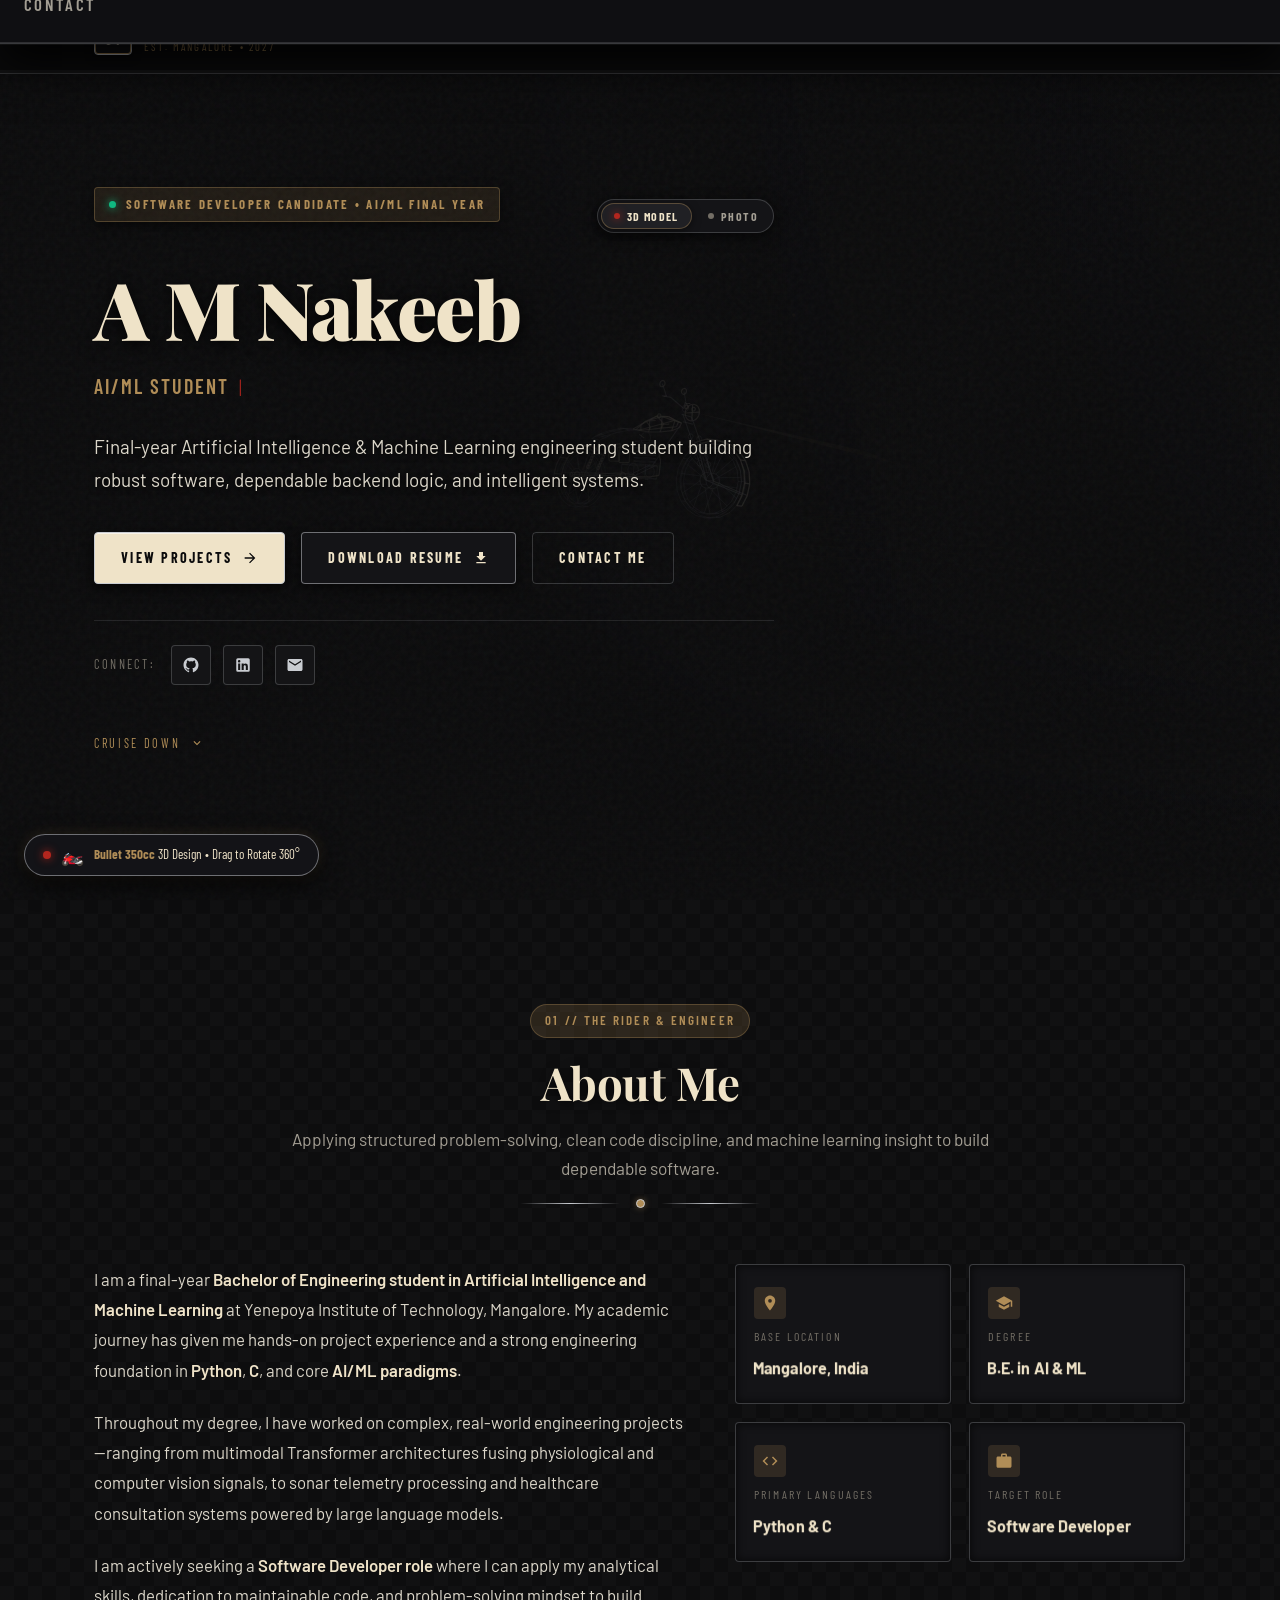
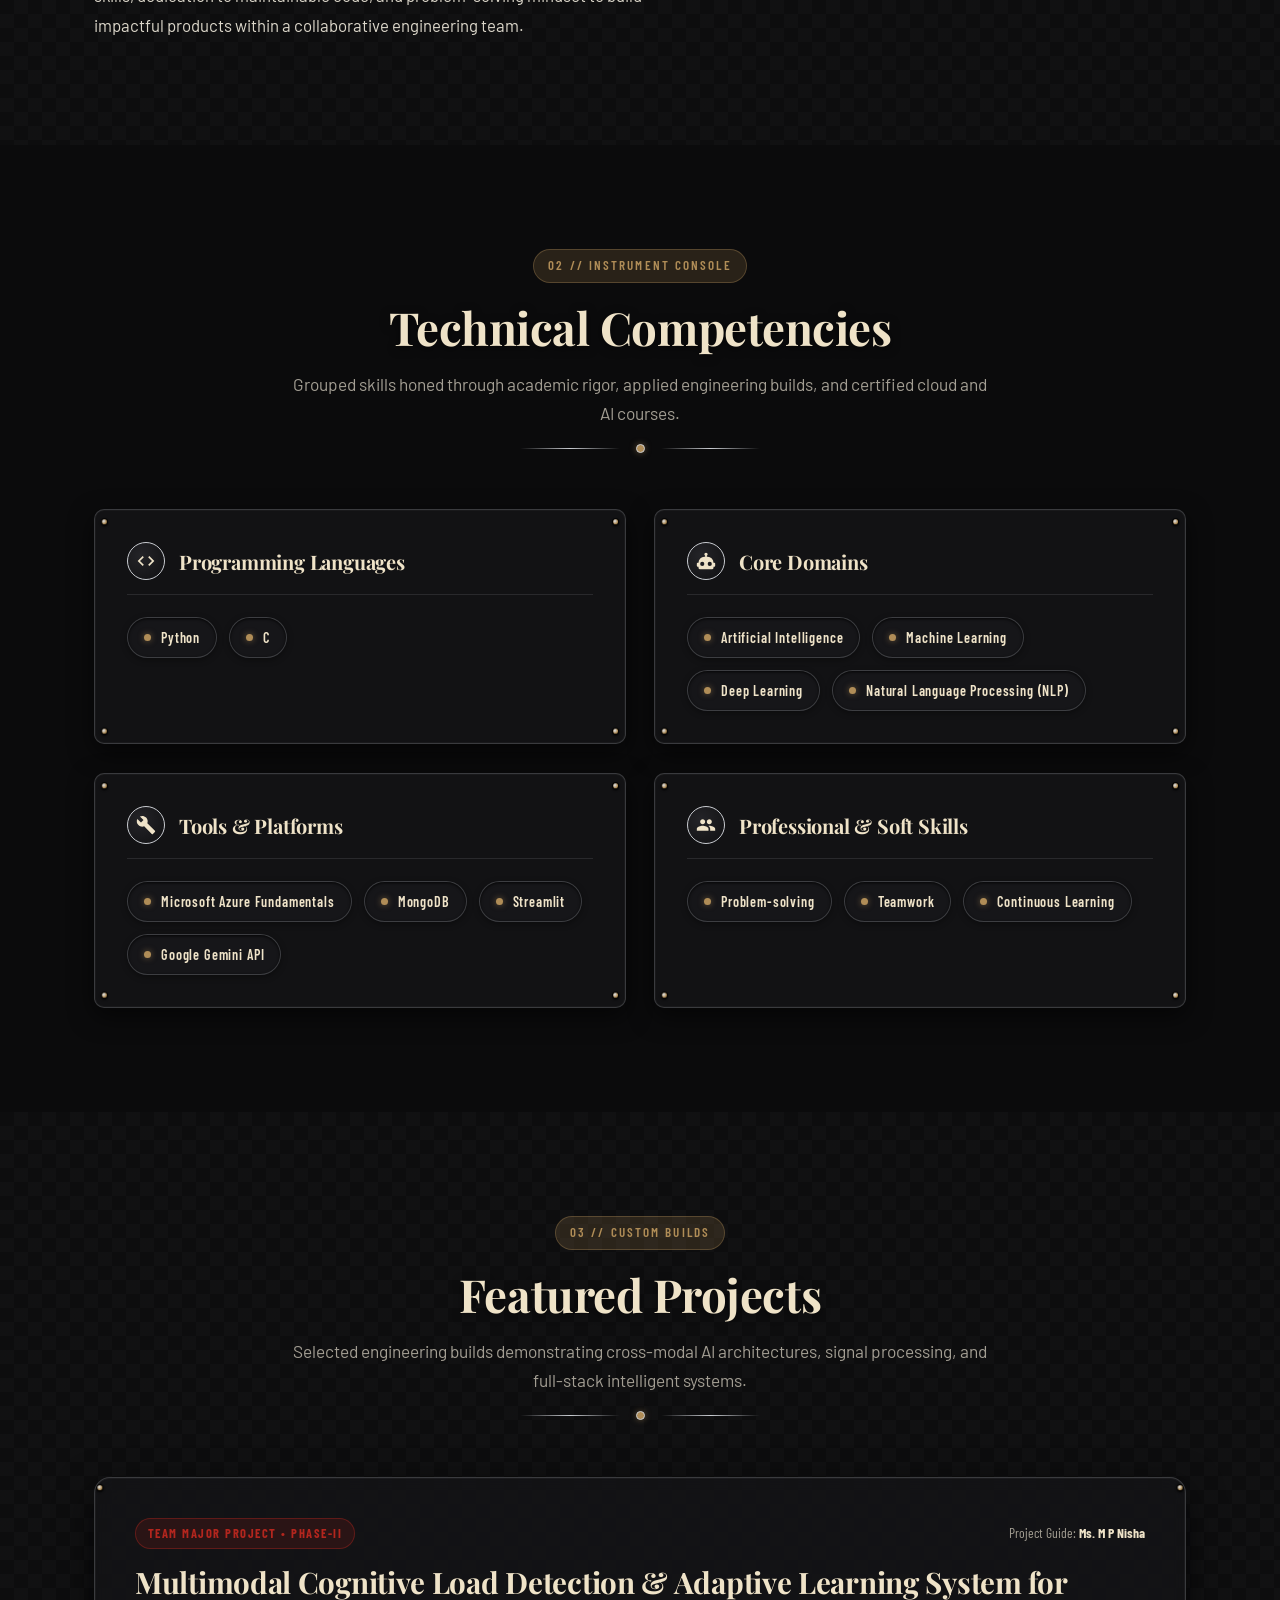
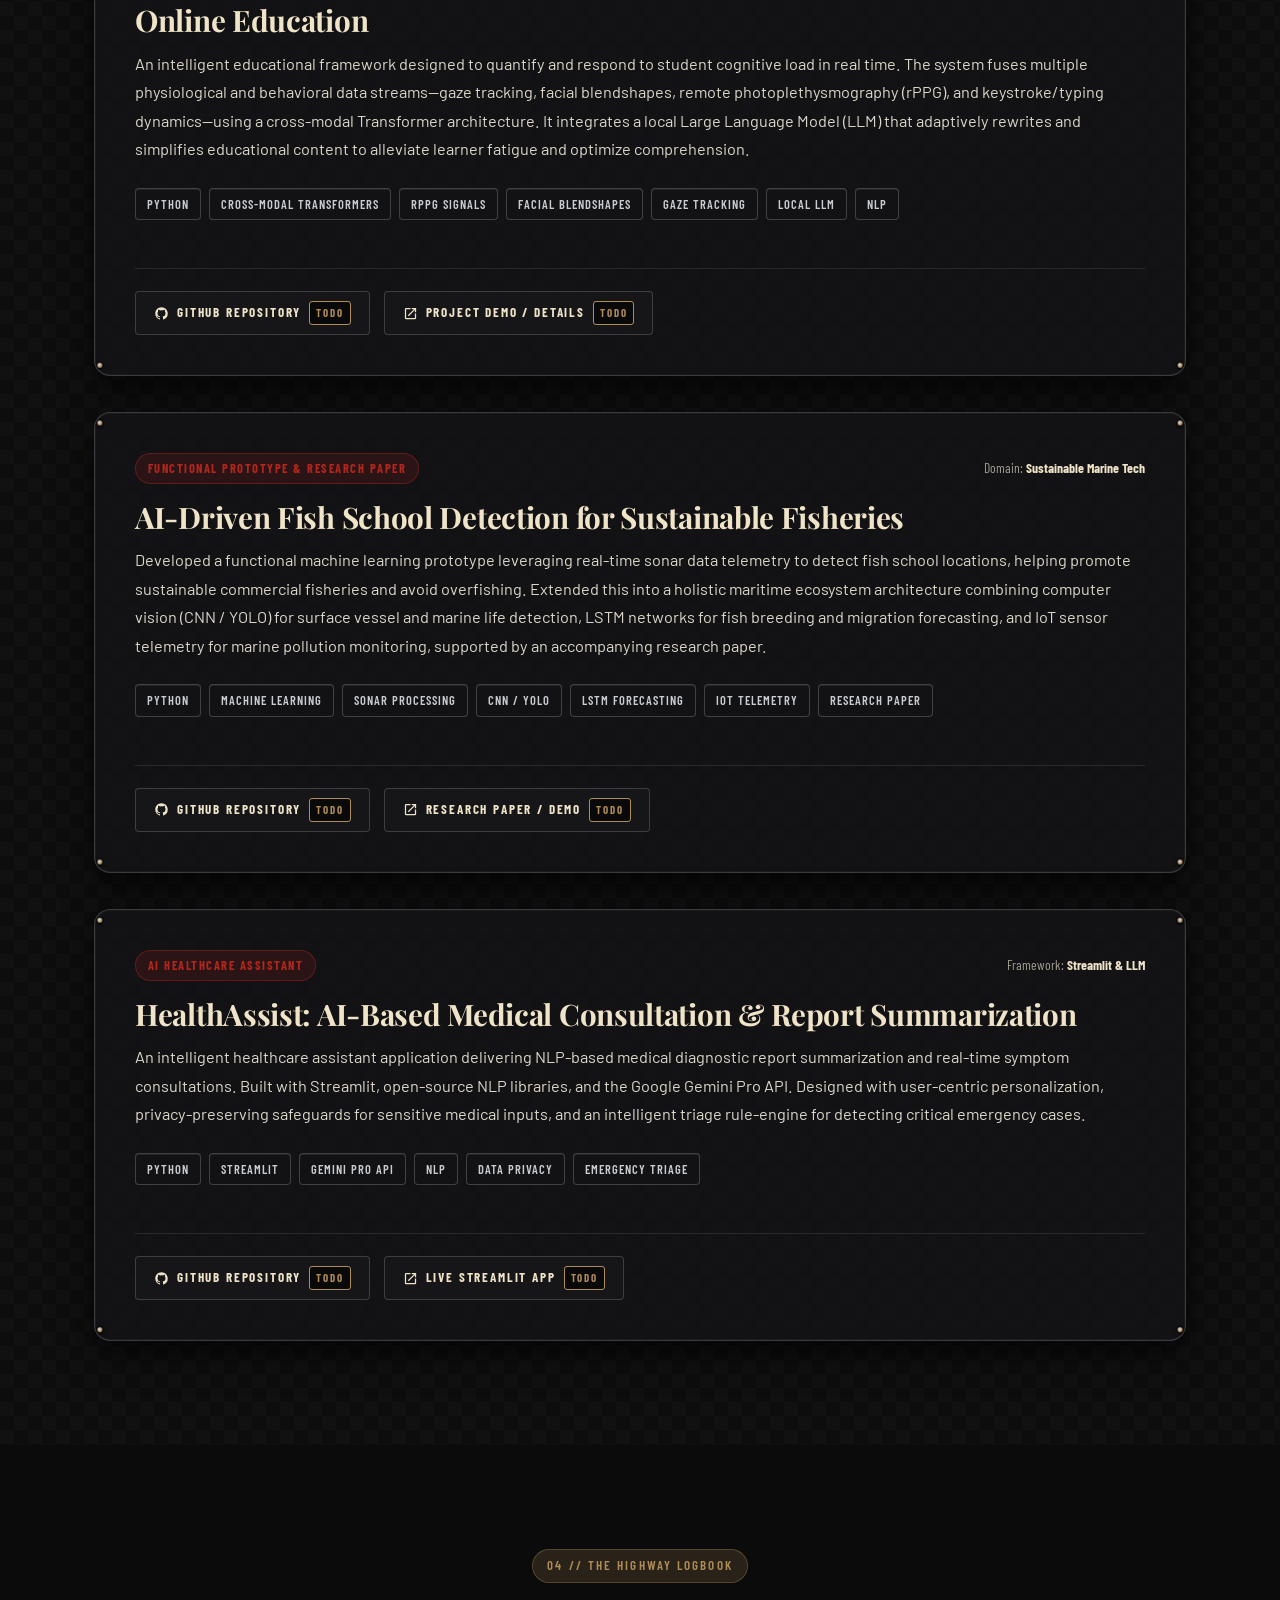
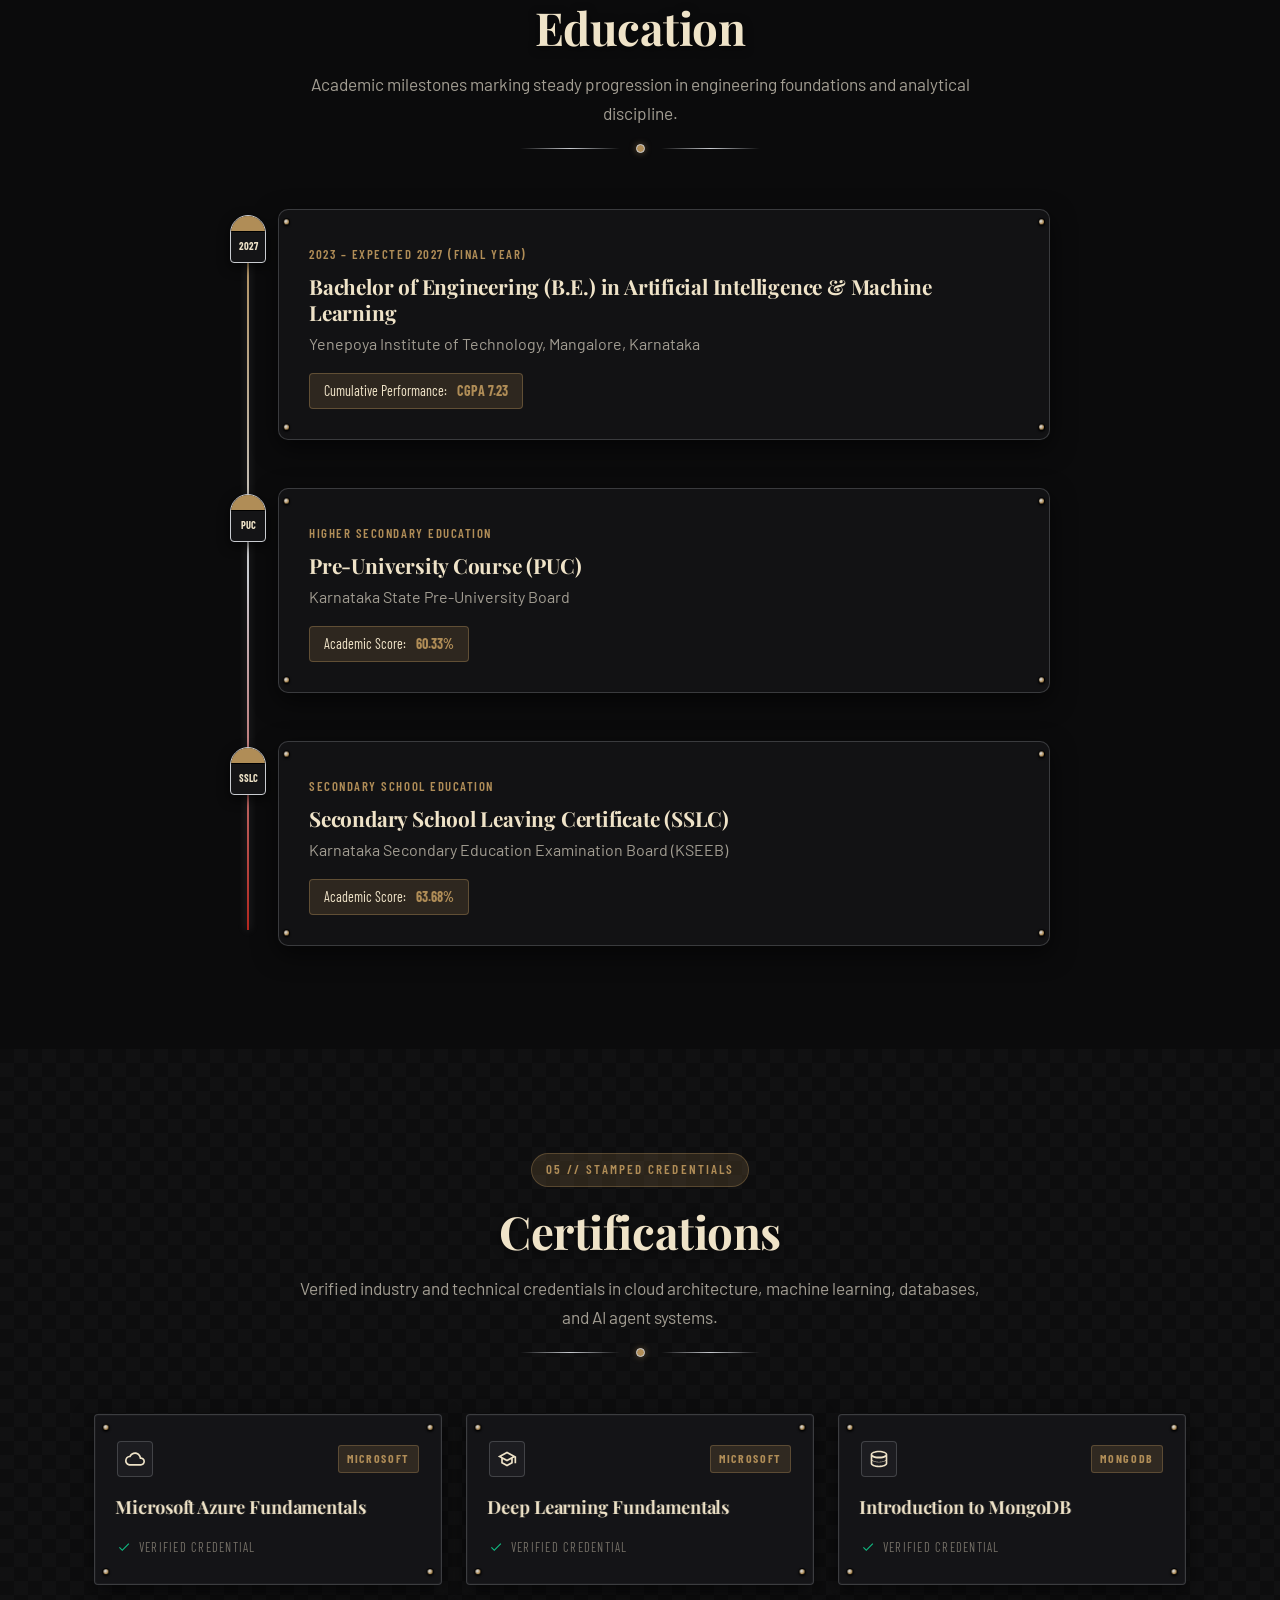
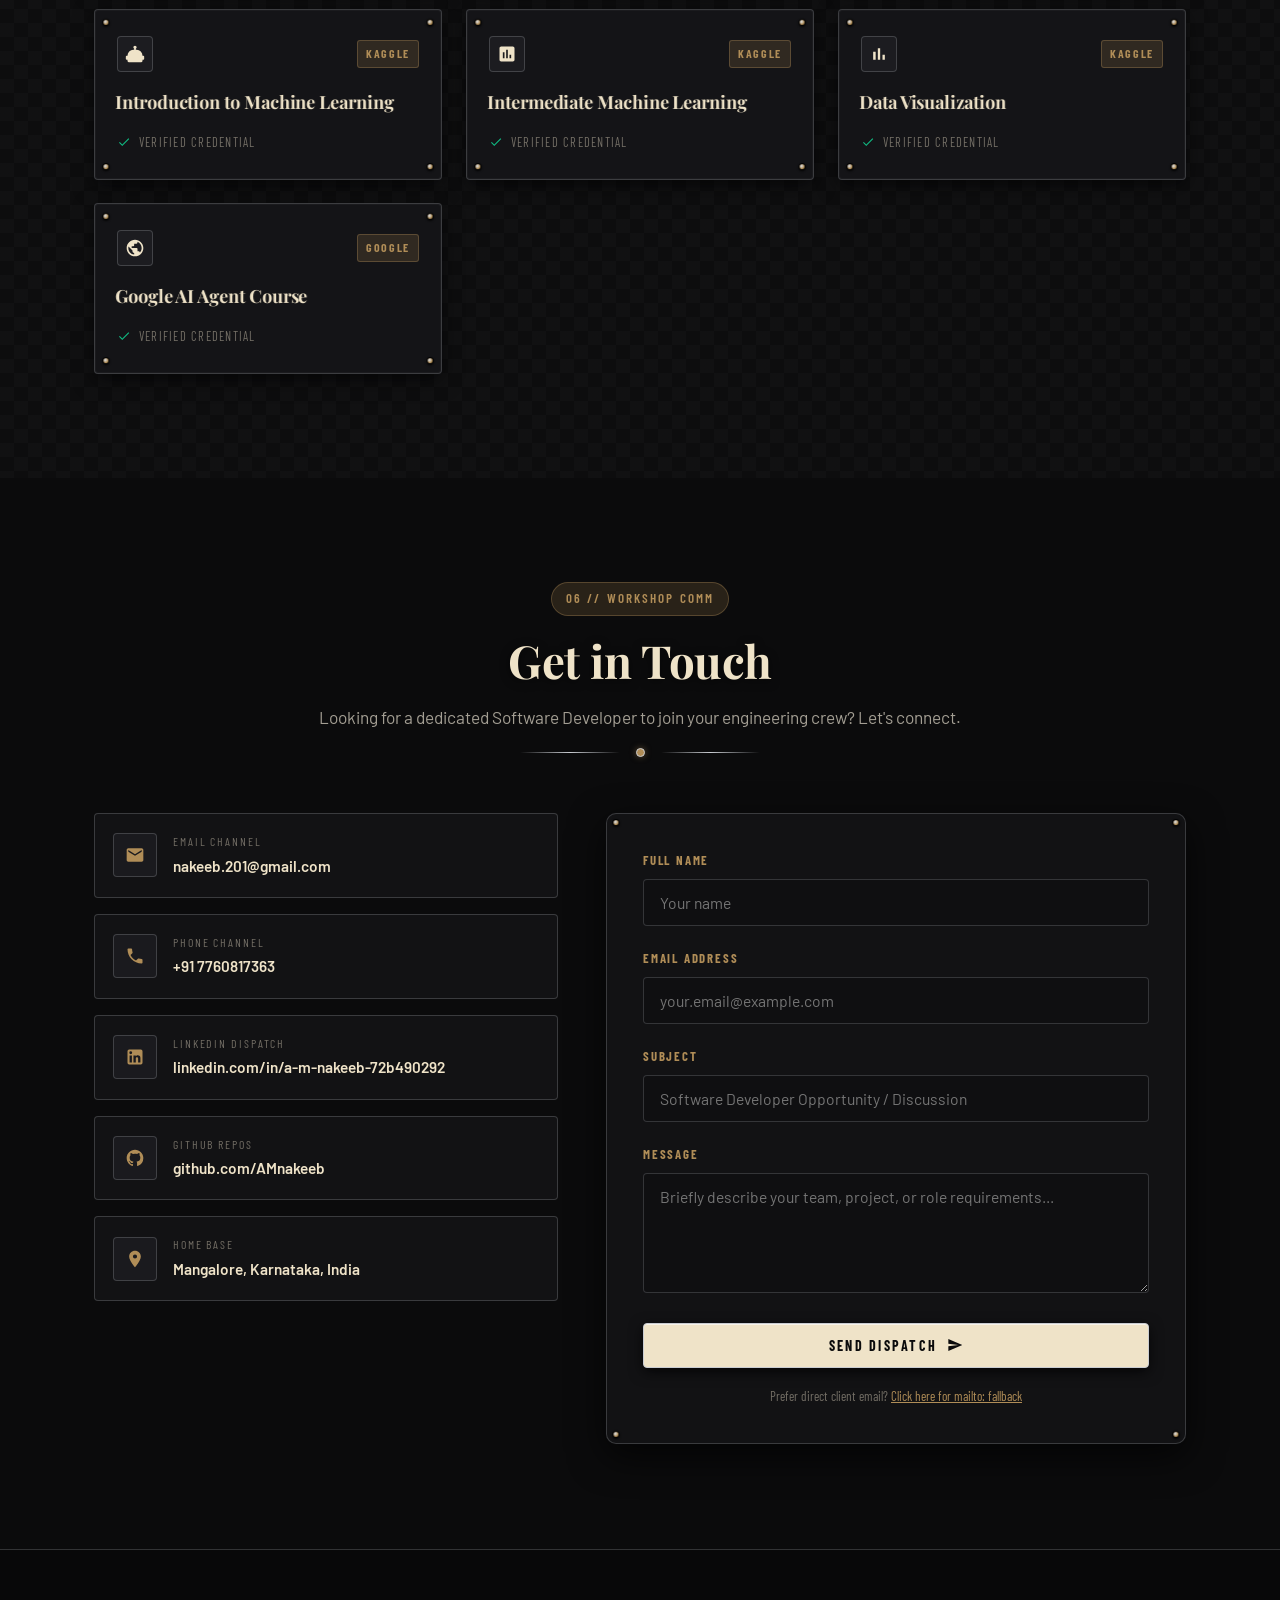
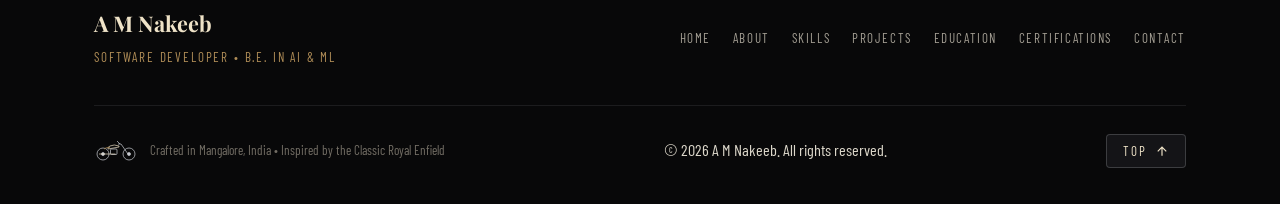
<file: assets/portfolio - Copy - Copy/index.html>
<!DOCTYPE html>
<html lang="en">
<head>
  <meta charset="UTF-8">
  <meta name="viewport" content="width=device-width, initial-scale=1.0">
  
  <!-- Primary Meta Tags -->
  <title>A M Nakeeb | Software Developer &amp; AI/ML Engineer</title>
  <meta name="title" content="A M Nakeeb | Software Developer &amp; AI/ML Engineer">
  <meta name="description" content="Portfolio of A M Nakeeb, final-year B.E. student in Artificial Intelligence and Machine Learning at Yenepoya Institute of Technology, Mangalore. Strong foundation in Python, C, and applied AI/ML architectures, seeking a Software Developer role.">
  <meta name="keywords" content="A M Nakeeb, Software Developer, AI/ML Engineer, Python, C, Machine Learning, Deep Learning, NLP, Yenepoya Institute of Technology, Mangalore, Royal Enfield Bullet 350">
  <meta name="author" content="A M Nakeeb">
  <meta name="theme-color" content="#0b0b0c">
  <meta name="robots" content="index, follow">

  <!-- Open Graph / Facebook -->
  <meta property="og:type" content="website">
  <meta property="og:url" content="https://amnakeeb.github.io/">
  <meta property="og:title" content="A M Nakeeb | Software Developer &amp; AI/ML Engineer">
  <meta property="og:description" content="Final-year B.E. student in AI &amp; ML at Yenepoya Institute of Technology, Mangalore. Seeking Software Developer roles.">
  <meta property="og:image" content="assets/bike.jpg">

  <!-- Twitter -->
  <meta property="twitter:card" content="summary_large_image">
  <meta property="twitter:url" content="https://amnakeeb.github.io/">
  <meta property="twitter:title" content="A M Nakeeb | Software Developer &amp; AI/ML Engineer">
  <meta property="twitter:description" content="Final-year B.E. student in AI &amp; ML seeking Software Developer roles. Proficient in Python, C, and applied AI/ML architectures.">
  <meta property="twitter:image" content="assets/bike.jpg">

  <!-- Favicon -->
  <link rel="icon" type="image/svg+xml" href="assets/favicon.svg">

  <!-- Google Fonts: Playfair Display, Barlow & Barlow Condensed -->
  <link rel="preconnect" href="https://fonts.googleapis.com">
  <link rel="preconnect" href="https://fonts.gstatic.com" crossorigin>
  <link href="https://fonts.googleapis.com/css2?family=Barlow+Condensed:wght@500;600;700&family=Barlow:ital,wght@0,400;0,500;0,600;0,700;1,400&family=Playfair+Display:ital,wght@0,600;0,700;0,900;1,600;1,700&display=swap" rel="stylesheet">

  <!-- Stylesheet -->
  <link rel="stylesheet" href="css/style.css">
</head>
<body>
  <!-- Accessibility Skip Link -->
  <a href="#main-content" class="skip-link">Skip to main content</a>

  <!-- Persistent Interactive 3D Background Canvas -->
  <canvas id="bg-3d-canvas" class="bg-3d-canvas" aria-hidden="true"></canvas>

  <!-- ==========================================================================
       Speedometer "Engine Start" Intro Loader
       ========================================================================== -->
  <div id="engine-loader" class="engine-loader" role="status" aria-label="Starting portfolio ignition">
    <div class="speedo-dial">
      <div class="speedo-ticks"></div>
      <div class="speedo-numbers">
        <span>0</span>
        <span>70</span>
        <span>140</span>
      </div>
      <div class="speedo-needle"></div>
      <div class="speedo-cap"></div>
    </div>

    <div class="odometer-box">
      <span class="odometer-digit">0</span>
      <span class="odometer-digit">0</span>
      <span class="odometer-digit">0</span>
      <span class="odometer-digit">3</span>
      <span class="odometer-digit">5</span>
      <span class="odometer-digit">0</span>
    </div>

    <span class="loader-status">IGNITION &bull; BULLET 350</span>
  </div>

  <!-- ==========================================================================
       Header & Navigation Bar (Cast Metal & Chrome)
       ========================================================================== -->
  <header class="header" role="banner">
    <div class="container header-container">
      <a href="#hero" class="logo" aria-label="A M Nakeeb Home">
        <div class="logo-crest">N</div>
        <div class="logo-text">
          <span class="logo-name">A M Nakeeb</span>
          <span class="logo-sub">EST. MANGALORE &bull; 2027</span>
        </div>
      </a>

      <!-- Desktop Navigation Links -->
      <nav class="nav-desktop" aria-label="Primary navigation">
        <ul class="nav-links">
          <li><a href="#about" class="nav-link">About</a></li>
          <li><a href="#skills" class="nav-link">Skills</a></li>
          <li><a href="#projects" class="nav-link">Projects</a></li>
          <li><a href="#education" class="nav-link">Education</a></li>
          <li><a href="#certifications" class="nav-link">Certifications</a></li>
          <li><a href="#contact" class="nav-link">Contact</a></li>
        </ul>
      </nav>

      <!-- Mobile Navigation Toggle -->
      <button id="mobile-toggle" class="mobile-toggle" aria-label="Toggle navigation menu" aria-expanded="false">
        <svg viewBox="0 0 24 24" aria-hidden="true">
          <path d="M3 18h18v-2H3v2zm0-5h18v-2H3v2zm0-7v2h18V6H3z"/>
        </svg>
      </button>
    </div>

    <!-- Odometer / Fuel Gauge Scroll Progress Line -->
    <div class="fuel-gauge-container" aria-hidden="true">
      <div id="fuel-gauge-bar" class="fuel-gauge-bar"></div>
    </div>

    <!-- Mobile Navigation Drawer -->
    <div id="mobile-nav" class="mobile-nav" aria-label="Mobile navigation">
      <ul class="nav-links">
        <li><a href="#about" class="nav-link">About</a></li>
        <li><a href="#skills" class="nav-link">Skills</a></li>
        <li><a href="#projects" class="nav-link">Projects</a></li>
        <li><a href="#education" class="nav-link">Education</a></li>
        <li><a href="#certifications" class="nav-link">Certifications</a></li>
        <li><a href="#contact" class="nav-link">Contact</a></li>
      </ul>
    </div>
  </header>

  <!-- ==========================================================================
       Main Content
       ========================================================================== -->
  <main id="main-content">
    
    <!-- Hero Section (Featuring bike.jpg with Ken Burns & Dark Garage Vignette) -->
    <section id="hero" class="hero">
      <div class="hero-bg-container">
        <img src="assets/bike.jpg" alt="A M Nakeeb's Classic Royal Enfield Motorcycle" class="hero-bike-img" fetchpriority="high">
        <div class="hero-overlay"></div>
        <div class="film-grain"></div>
      </div>

      <div class="container">
        <div class="hero-content">
          <div class="hero-top-row">
            <div class="hero-badge-tag">
              <span class="hero-status-pip"></span>
              <span>Software Developer Candidate &bull; AI/ML Final Year</span>
            </div>

            <!-- 3D Design vs Photo Backdrop Switcher -->
            <div class="hero-view-toggle" role="group" aria-label="Background Design Mode">
              <button type="button" id="btn-toggle-3d" class="view-toggle-btn active" title="Interactive 3D Motorcycle Design">
                <span class="btn-dot"></span>
                <span>3D Model</span>
              </button>
              <button type="button" id="btn-toggle-photo" class="view-toggle-btn" title="View Garage Photograph">
                <span class="btn-dot"></span>
                <span>Photo</span>
              </button>
            </div>
          </div>

          <h1 class="hero-title">A M Nakeeb</h1>

          <div class="hero-tagline-wrapper" aria-label="Tagline">
            <span id="typed-text" class="typed-text"></span>
            <span class="typed-cursor" aria-hidden="true">|</span>
          </div>

          <p class="hero-intro">
            Final-year Artificial Intelligence &amp; Machine Learning engineering student building robust software, dependable backend logic, and intelligent systems.
          </p>

          <div class="btn-group">
            <a href="#projects" class="btn btn-badge-primary">
              <span>View Projects</span>
              <svg viewBox="0 0 24 24" aria-hidden="true">
                <path d="M12 4l-1.41 1.41L16.17 11H4v2h12.17l-5.58 5.59L12 20l8-8z"/>
              </svg>
            </a>

            <a href="assets/Resume.pdf" class="btn btn-badge-secondary" download="A_M_Nakeeb_Resume.pdf" target="_blank" rel="noopener noreferrer">
              <span>Download Resume</span>
              <svg viewBox="0 0 24 24" aria-hidden="true">
                <path d="M19 9h-4V3H9v6H5l7 7 7-7zM5 18v2h14v-2H5z"/>
              </svg>
            </a>

            <a href="#contact" class="btn btn-badge-ghost">
              <span>Contact Me</span>
            </a>
          </div>

          <div class="hero-socials">
            <span class="hero-socials-label">Connect:</span>
            <div class="social-links">
              <a href="https://github.com/AMnakeeb" class="social-icon-btn" target="_blank" rel="noopener noreferrer" aria-label="GitHub Profile">
                <svg viewBox="0 0 24 24" aria-hidden="true">
                  <path d="M12 2C6.477 2 2 6.484 2 12.017c0 4.425 2.865 8.18 6.839 9.504.5.092.682-.217.682-.483 0-.237-.008-.868-.013-1.703-2.782.605-3.369-1.343-3.369-1.343-.454-1.158-1.11-1.466-1.11-1.466-.908-.62.069-.608.069-.608 1.003.07 1.53 1.032 1.53 1.032.892 1.53 2.341 1.088 2.91.832.092-.647.35-1.088.636-1.338-2.22-.253-4.555-1.113-4.555-4.951 0-1.093.39-1.988 1.029-2.688-.103-.253-.446-1.272.098-2.65 0 0 .84-.27 2.75 1.026A9.564 9.564 0 0112 6.844c.85.004 1.705.115 2.504.337 1.909-1.296 2.747-1.027 2.747-1.027.546 1.379.202 2.398.1 2.651.64.7 1.028 1.595 1.028 2.688 0 3.848-2.339 4.695-4.566 4.943.359.309.678.92.678 1.855 0 1.338-.012 2.419-.012 2.747 0 .268.18.58.688.482A10.019 10.019 0 0022 12.017C22 6.484 17.522 2 12 2z"/>
                </svg>
              </a>

              <a href="https://linkedin.com/in/a-m-nakeeb-72b490292" class="social-icon-btn" target="_blank" rel="noopener noreferrer" aria-label="LinkedIn Profile">
                <svg viewBox="0 0 24 24" aria-hidden="true">
                  <path d="M19 3a2 2 0 0 1 2 2v14a2 2 0 0 1-2 2H5a2 2 0 0 1-2-2V5a2 2 0 0 1 2-2h14m-.5 15.5v-5.3a3.26 3.26 0 0 0-3.26-3.26c-.85 0-1.84.52-2.28 1.3v-1.11h-2.79v8.37h2.79v-4.93c0-.77.62-1.4 1.39-1.4a1.4 1.4 0 0 1 1.4 1.4v4.93h2.75M6.88 8.56a1.68 1.68 0 0 0 1.68-1.68c0-.93-.75-1.69-1.68-1.69a1.69 1.69 0 0 0-1.69 1.69c0 .93.76 1.68 1.69 1.68m1.39 9.94v-8.37H5.5v8.37h2.77z"/>
                </svg>
              </a>

              <a href="mailto:nakeeb.201@gmail.com" class="social-icon-btn" aria-label="Send Direct Email">
                <svg viewBox="0 0 24 24" aria-hidden="true">
                  <path d="M20 4H4c-1.1 0-1.99.9-1.99 2L2 18c0 1.1.9 2 2 2h16c1.1 0 2-.9 2-2V6c0-1.1-.9-2-2-2zm0 4l-8 5-8-5V6l8 5 8-5v2z"/>
                </svg>
              </a>
            </div>
          </div>

          <a href="#about" class="hero-scroll-indicator" aria-label="Scroll to About Section">
            <span>Cruise Down</span>
            <svg viewBox="0 0 24 24" aria-hidden="true">
              <path d="M7.41 8.59L12 13.17l4.59-4.58L18 10l-6 6-6-6 1.41-1.41z"/>
            </svg>
          </a>
        </div>
      </div>
    </section>

    <!-- ==========================================================================
         About Section (Cast Metal Plate Styling)
         ========================================================================== -->
    <section id="about" class="section section-alt">
      <div class="container">
        <div class="section-header reveal">
          <span class="section-tag">01 // The Rider &amp; Engineer</span>
          <h2 class="section-title">About Me</h2>
          <p class="section-description">
            Applying structured problem-solving, clean code discipline, and machine learning insight to build dependable software.
          </p>
          <div class="section-divider" aria-hidden="true">
            <span class="divider-line"></span>
            <span class="divider-medallion"></span>
            <span class="divider-line"></span>
          </div>
        </div>

        <div class="about-grid">
          <div class="about-text reveal delay-1">
            <p>
              I am a final-year <strong>Bachelor of Engineering student in Artificial Intelligence and Machine Learning</strong> at Yenepoya Institute of Technology, Mangalore. My academic journey has given me hands-on project experience and a strong engineering foundation in <strong>Python</strong>, <strong>C</strong>, and core <strong>AI/ML paradigms</strong>.
            </p>
            <p>
              Throughout my degree, I have worked on complex, real-world engineering projects—ranging from multimodal Transformer architectures fusing physiological and computer vision signals, to sonar telemetry processing and healthcare consultation systems powered by large language models.
            </p>
            <p>
              I am actively seeking a <strong>Software Developer role</strong> where I can apply my analytical skills, dedication to maintainable code, and problem-solving mindset to build impactful products within a collaborative engineering team.
            </p>
          </div>

          <div class="about-cards-grid reveal delay-2">
            <div class="info-plate">
              <div class="info-plate-icon">
                <svg viewBox="0 0 24 24" aria-hidden="true">
                  <path d="M12 2C8.13 2 5 5.13 5 9c0 5.25 7 13 7 13s7-7.75 7-13c0-3.87-3.13-7-7-7zm0 9.5a2.5 2.5 0 0 1 0-5 2.5 2.5 0 0 1 0 5z"/>
                </svg>
              </div>
              <span class="info-plate-label">Base Location</span>
              <span class="info-plate-value">Mangalore, India</span>
            </div>

            <div class="info-plate">
              <div class="info-plate-icon">
                <svg viewBox="0 0 24 24" aria-hidden="true">
                  <path d="M5 13.18v4L12 21l7-3.82v-4L12 17l-7-3.82zM12 3L1 9l11 6 9-4.91V17h2V9L12 3z"/>
                </svg>
              </div>
              <span class="info-plate-label">Degree</span>
              <span class="info-plate-value">B.E. in AI &amp; ML</span>
            </div>

            <div class="info-plate">
              <div class="info-plate-icon">
                <svg viewBox="0 0 24 24" aria-hidden="true">
                  <path d="M9.4 16.6L4.8 12l4.6-4.6L8 6l-6 6 6 6 1.4-1.4zm5.2 0l4.6-4.6-4.6-4.6L16 6l6 6-6 6-1.4-1.4z"/>
                </svg>
              </div>
              <span class="info-plate-label">Primary Languages</span>
              <span class="info-plate-value">Python &amp; C</span>
            </div>

            <div class="info-plate">
              <div class="info-plate-icon">
                <svg viewBox="0 0 24 24" aria-hidden="true">
                  <path d="M20 6h-4V4c0-1.11-.89-2-2-2h-4c-1.11 0-2 .89-2 2v2H4c-1.11 0-1.99.89-1.99 2L2 19c0 1.11.89 2 2 2h16c1.11 0 2-.89 2-2V8c0-1.11-.89-2-2-2zm-6 0h-4V4h4v2z"/>
                </svg>
              </div>
              <span class="info-plate-label">Target Role</span>
              <span class="info-plate-value">Software Developer</span>
            </div>
          </div>
        </div>
      </div>
    </section>

    <!-- ==========================================================================
         Skills Section (Gauge / Dial-Inspired Console Badges)
         ========================================================================== -->
    <section id="skills" class="section">
      <div class="container">
        <div class="section-header reveal">
          <span class="section-tag">02 // Instrument Console</span>
          <h2 class="section-title">Technical Competencies</h2>
          <p class="section-description">
            Grouped skills honed through academic rigor, applied engineering builds, and certified cloud and AI courses.
          </p>
          <div class="section-divider" aria-hidden="true">
            <span class="divider-line"></span>
            <span class="divider-medallion"></span>
            <span class="divider-line"></span>
          </div>
        </div>

        <div class="skills-grid">
          <!-- Console 1: Languages -->
          <div class="skill-console-card tank-badge-card reveal delay-1">
            <span class="rivet rivet-tl"></span><span class="rivet rivet-tr"></span>
            <span class="rivet rivet-bl"></span><span class="rivet rivet-br"></span>

            <div class="skill-console-header">
              <div class="skill-console-icon">
                <svg viewBox="0 0 24 24" aria-hidden="true">
                  <path d="M9.4 16.6L4.8 12l4.6-4.6L8 6l-6 6 6 6 1.4-1.4zm5.2 0l4.6-4.6-4.6-4.6L16 6l6 6-6 6-1.4-1.4z"/>
                </svg>
              </div>
              <h3 class="skill-console-title">Programming Languages</h3>
            </div>
            <div class="skill-dials">
              <span class="skill-dial">
                <span class="dial-pip"></span>
                Python
              </span>
              <span class="skill-dial">
                <span class="dial-pip"></span>
                C
              </span>
            </div>
          </div>

          <!-- Console 2: Domains -->
          <div class="skill-console-card tank-badge-card reveal delay-2">
            <span class="rivet rivet-tl"></span><span class="rivet rivet-tr"></span>
            <span class="rivet rivet-bl"></span><span class="rivet rivet-br"></span>

            <div class="skill-console-header">
              <div class="skill-console-icon">
                <svg viewBox="0 0 24 24" aria-hidden="true">
                  <path d="M12 2a2 2 0 0 1 2 2c0 .74-.4 1.39-1 1.73V7h1a7 7 0 0 1 7 7h1a1 1 0 0 1 1 1v3a1 1 0 0 1-1 1h-1v1a2 2 0 0 1-2 2H5a2 2 0 0 1-2-2v-1H2a1 1 0 0 1-1-1v-3a1 1 0 0 1 1-1h1a7 7 0 0 1 7-7h1V5.73c-.6-.34-1-.99-1-1.73a2 2 0 0 1 2-2M7.5 13A2.5 2.5 0 0 0 5 15.5a2.5 2.5 0 0 0 2.5 2.5 2.5 2.5 0 0 0 2.5-2.5A2.5 2.5 0 0 0 7.5 13m9 0a2.5 2.5 0 0 0-2.5 2.5 2.5 2.5 0 0 0 2.5 2.5 2.5 2.5 0 0 0 2.5-2.5 2.5 2.5 0 0 0-2.5-2.5z"/>
                </svg>
              </div>
              <h3 class="skill-console-title">Core Domains</h3>
            </div>
            <div class="skill-dials">
              <span class="skill-dial">
                <span class="dial-pip"></span>
                Artificial Intelligence
              </span>
              <span class="skill-dial">
                <span class="dial-pip"></span>
                Machine Learning
              </span>
              <span class="skill-dial">
                <span class="dial-pip"></span>
                Deep Learning
              </span>
              <span class="skill-dial">
                <span class="dial-pip"></span>
                Natural Language Processing (NLP)
              </span>
            </div>
          </div>

          <!-- Console 3: Tools & Platforms -->
          <div class="skill-console-card tank-badge-card reveal delay-3">
            <span class="rivet rivet-tl"></span><span class="rivet rivet-tr"></span>
            <span class="rivet rivet-bl"></span><span class="rivet rivet-br"></span>

            <div class="skill-console-header">
              <div class="skill-console-icon">
                <svg viewBox="0 0 24 24" aria-hidden="true">
                  <path d="M22.7 19l-9.1-9.1c.9-2.3.4-5-1.5-6.9-2-2-5-2.4-7.4-1.3L9 6 6 9 1.6 4.7C.4 7.1.9 10.1 2.9 12.1c1.9 1.9 4.6 2.4 6.9 1.5l9.1 9.1c.4.4 1 .4 1.4 0l2.3-2.3c.5-.4.5-1.1.1-1.4z"/>
                </svg>
              </div>
              <h3 class="skill-console-title">Tools &amp; Platforms</h3>
            </div>
            <div class="skill-dials">
              <span class="skill-dial">
                <span class="dial-pip"></span>
                Microsoft Azure Fundamentals
              </span>
              <span class="skill-dial">
                <span class="dial-pip"></span>
                MongoDB
              </span>
              <span class="skill-dial">
                <span class="dial-pip"></span>
                Streamlit
              </span>
              <span class="skill-dial">
                <span class="dial-pip"></span>
                Google Gemini API
              </span>
            </div>
          </div>

          <!-- Console 4: Soft Skills -->
          <div class="skill-console-card tank-badge-card reveal delay-4">
            <span class="rivet rivet-tl"></span><span class="rivet rivet-tr"></span>
            <span class="rivet rivet-bl"></span><span class="rivet rivet-br"></span>

            <div class="skill-console-header">
              <div class="skill-console-icon">
                <svg viewBox="0 0 24 24" aria-hidden="true">
                  <path d="M16 11c1.66 0 2.99-1.34 2.99-3S17.66 5 16 5c-1.66 0-3 1.34-3 3s1.34 3 3 3zm-8 0c1.66 0 2.99-1.34 2.99-3S9.66 5 8 5C6.34 5 5 6.34 5 8s1.34 3 3 3zm0 2c-2.33 0-7 1.17-7 3.5V19h14v-2.5c0-2.33-4.67-3.5-7-3.5zm8 0c-.29 0-.62.02-.97.05 1.16.84 1.97 1.97 1.97 3.45V19h6v-2.5c0-2.33-4.67-3.5-7-3.5z"/>
                </svg>
              </div>
              <h3 class="skill-console-title">Professional &amp; Soft Skills</h3>
            </div>
            <div class="skill-dials">
              <span class="skill-dial">
                <span class="dial-pip"></span>
                Problem-solving
              </span>
              <span class="skill-dial">
                <span class="dial-pip"></span>
                Teamwork
              </span>
              <span class="skill-dial">
                <span class="dial-pip"></span>
                Continuous Learning
              </span>
            </div>
          </div>
        </div>
      </div>
    </section>

    <!-- ==========================================================================
         Projects Section (Tank Badge Styled Builds)
         ========================================================================== -->
    <section id="projects" class="section section-alt">
      <div class="container">
        <div class="section-header reveal">
          <span class="section-tag">03 // Custom Builds</span>
          <h2 class="section-title">Featured Projects</h2>
          <p class="section-description">
            Selected engineering builds demonstrating cross-modal AI architectures, signal processing, and full-stack intelligent systems.
          </p>
          <div class="section-divider" aria-hidden="true">
            <span class="divider-line"></span>
            <span class="divider-medallion"></span>
            <span class="divider-line"></span>
          </div>
        </div>

        <div class="projects-grid">
          <!-- Project 1 -->
          <article class="project-badge-card tank-badge-card reveal delay-1">
            <span class="rivet rivet-tl"></span><span class="rivet rivet-tr"></span>
            <span class="rivet rivet-bl"></span><span class="rivet rivet-br"></span>

            <div class="project-card-main">
              <div class="project-meta-top">
                <span class="project-category-badge">Team Major Project &bull; Phase-II</span>
                <span class="project-guide">Project Guide: <strong>Ms. M P Nisha</strong></span>
              </div>

              <h3 class="project-title">
                Multimodal Cognitive Load Detection &amp; Adaptive Learning System for Online Education
              </h3>

              <p class="project-description">
                An intelligent educational framework designed to quantify and respond to student cognitive load in real time. The system fuses multiple physiological and behavioral data streams—gaze tracking, facial blendshapes, remote photoplethysmography (rPPG), and keystroke/typing dynamics—using a cross-modal Transformer architecture. It integrates a local Large Language Model (LLM) that adaptively rewrites and simplifies educational content to alleviate learner fatigue and optimize comprehension.
              </p>

              <div class="project-metal-plates" aria-label="Technologies used">
                <span class="metal-plate">Python</span>
                <span class="metal-plate">Cross-Modal Transformers</span>
                <span class="metal-plate">rPPG Signals</span>
                <span class="metal-plate">Facial Blendshapes</span>
                <span class="metal-plate">Gaze Tracking</span>
                <span class="metal-plate">Local LLM</span>
                <span class="metal-plate">NLP</span>
              </div>
            </div>

            <div class="project-actions">
              <a href="#" class="action-link" data-placeholder="TODO: add GitHub link" aria-label="View Project Source on GitHub">
                <svg viewBox="0 0 24 24" aria-hidden="true">
                  <path d="M12 2C6.477 2 2 6.484 2 12.017c0 4.425 2.865 8.18 6.839 9.504.5.092.682-.217.682-.483 0-.237-.008-.868-.013-1.703-2.782.605-3.369-1.343-3.369-1.343-.454-1.158-1.11-1.466-1.11-1.466-.908-.62.069-.608.069-.608 1.003.07 1.53 1.032 1.53 1.032.892 1.53 2.341 1.088 2.91.832.092-.647.35-1.088.636-1.338-2.22-.253-4.555-1.113-4.555-4.951 0-1.093.39-1.988 1.029-2.688-.103-.253-.446-1.272.098-2.65 0 0 .84-.27 2.75 1.026A9.564 9.564 0 0112 6.844c.85.004 1.705.115 2.504.337 1.909-1.296 2.747-1.027 2.747-1.027.546 1.379.202 2.398.1 2.651.64.7 1.028 1.595 1.028 2.688 0 3.848-2.339 4.695-4.566 4.943.359.309.678.92.678 1.855 0 1.338-.012 2.419-.012 2.747 0 .268.18.58.688.482A10.019 10.019 0 0022 12.017C22 6.484 17.522 2 12 2z"/>
                </svg>
                <span>GitHub Repository</span>
                <span class="placeholder-pill">TODO</span>
              </a>

              <a href="#" class="action-link" data-placeholder="TODO: add Demo link" aria-label="View Project Demo or Architecture">
                <svg viewBox="0 0 24 24" aria-hidden="true">
                  <path d="M19 19H5V5h7V3H5a2 2 0 0 0-2 2v14a2 2 0 0 0 2 2h14a2 2 0 0 0 2-2v-7h-2v7zM14 3v2h3.59l-9.83 9.83 1.41 1.41L19 6.41V10h2V3h-7z"/>
                </svg>
                <span>Project Demo / Details</span>
                <span class="placeholder-pill">TODO</span>
              </a>
            </div>
          </article>

          <!-- Project 2 -->
          <article class="project-badge-card tank-badge-card reveal delay-2">
            <span class="rivet rivet-tl"></span><span class="rivet rivet-tr"></span>
            <span class="rivet rivet-bl"></span><span class="rivet rivet-br"></span>

            <div class="project-card-main">
              <div class="project-meta-top">
                <span class="project-category-badge">Functional Prototype &amp; Research Paper</span>
                <span class="project-guide">Domain: <strong>Sustainable Marine Tech</strong></span>
              </div>

              <h3 class="project-title">
                AI-Driven Fish School Detection for Sustainable Fisheries
              </h3>

              <p class="project-description">
                Developed a functional machine learning prototype leveraging real-time sonar data telemetry to detect fish school locations, helping promote sustainable commercial fisheries and avoid overfishing. Extended this into a holistic maritime ecosystem architecture combining computer vision (CNN / YOLO) for surface vessel and marine life detection, LSTM networks for fish breeding and migration forecasting, and IoT sensor telemetry for marine pollution monitoring, supported by an accompanying research paper.
              </p>

              <div class="project-metal-plates" aria-label="Technologies used">
                <span class="metal-plate">Python</span>
                <span class="metal-plate">Machine Learning</span>
                <span class="metal-plate">Sonar Processing</span>
                <span class="metal-plate">CNN / YOLO</span>
                <span class="metal-plate">LSTM Forecasting</span>
                <span class="metal-plate">IoT Telemetry</span>
                <span class="metal-plate">Research Paper</span>
              </div>
            </div>

            <div class="project-actions">
              <a href="#" class="action-link" data-placeholder="TODO: add GitHub link" aria-label="View Project Source on GitHub">
                <svg viewBox="0 0 24 24" aria-hidden="true">
                  <path d="M12 2C6.477 2 2 6.484 2 12.017c0 4.425 2.865 8.18 6.839 9.504.5.092.682-.217.682-.483 0-.237-.008-.868-.013-1.703-2.782.605-3.369-1.343-3.369-1.343-.454-1.158-1.11-1.466-1.11-1.466-.908-.62.069-.608.069-.608 1.003.07 1.53 1.032 1.53 1.032.892 1.53 2.341 1.088 2.91.832.092-.647.35-1.088.636-1.338-2.22-.253-4.555-1.113-4.555-4.951 0-1.093.39-1.988 1.029-2.688-.103-.253-.446-1.272.098-2.65 0 0 .84-.27 2.75 1.026A9.564 9.564 0 0112 6.844c.85.004 1.705.115 2.504.337 1.909-1.296 2.747-1.027 2.747-1.027.546 1.379.202 2.398.1 2.651.64.7 1.028 1.595 1.028 2.688 0 3.848-2.339 4.695-4.566 4.943.359.309.678.92.678 1.855 0 1.338-.012 2.419-.012 2.747 0 .268.18.58.688.482A10.019 10.019 0 0022 12.017C22 6.484 17.522 2 12 2z"/>
                </svg>
                <span>GitHub Repository</span>
                <span class="placeholder-pill">TODO</span>
              </a>

              <a href="#" class="action-link" data-placeholder="TODO: add Research Paper / Demo link" aria-label="View Research Paper or Demo">
                <svg viewBox="0 0 24 24" aria-hidden="true">
                  <path d="M19 19H5V5h7V3H5a2 2 0 0 0-2 2v14a2 2 0 0 0 2 2h14a2 2 0 0 0 2-2v-7h-2v7zM14 3v2h3.59l-9.83 9.83 1.41 1.41L19 6.41V10h2V3h-7z"/>
                </svg>
                <span>Research Paper / Demo</span>
                <span class="placeholder-pill">TODO</span>
              </a>
            </div>
          </article>

          <!-- Project 3 -->
          <article class="project-badge-card tank-badge-card reveal delay-3">
            <span class="rivet rivet-tl"></span><span class="rivet rivet-tr"></span>
            <span class="rivet rivet-bl"></span><span class="rivet rivet-br"></span>

            <div class="project-card-main">
              <div class="project-meta-top">
                <span class="project-category-badge">AI Healthcare Assistant</span>
                <span class="project-guide">Framework: <strong>Streamlit &amp; LLM</strong></span>
              </div>

              <h3 class="project-title">
                HealthAssist: AI-Based Medical Consultation &amp; Report Summarization
              </h3>

              <p class="project-description">
                An intelligent healthcare assistant application delivering NLP-based medical diagnostic report summarization and real-time symptom consultations. Built with Streamlit, open-source NLP libraries, and the Google Gemini Pro API. Designed with user-centric personalization, privacy-preserving safeguards for sensitive medical inputs, and an intelligent triage rule-engine for detecting critical emergency cases.
              </p>

              <div class="project-metal-plates" aria-label="Technologies used">
                <span class="metal-plate">Python</span>
                <span class="metal-plate">Streamlit</span>
                <span class="metal-plate">Gemini Pro API</span>
                <span class="metal-plate">NLP</span>
                <span class="metal-plate">Data Privacy</span>
                <span class="metal-plate">Emergency Triage</span>
              </div>
            </div>

            <div class="project-actions">
              <a href="#" class="action-link" data-placeholder="TODO: add GitHub link" aria-label="View Project Source on GitHub">
                <svg viewBox="0 0 24 24" aria-hidden="true">
                  <path d="M12 2C6.477 2 2 6.484 2 12.017c0 4.425 2.865 8.18 6.839 9.504.5.092.682-.217.682-.483 0-.237-.008-.868-.013-1.703-2.782.605-3.369-1.343-3.369-1.343-.454-1.158-1.11-1.466-1.11-1.466-.908-.62.069-.608.069-.608 1.003.07 1.53 1.032 1.53 1.032.892 1.53 2.341 1.088 2.91.832.092-.647.35-1.088.636-1.338-2.22-.253-4.555-1.113-4.555-4.951 0-1.093.39-1.988 1.029-2.688-.103-.253-.446-1.272.098-2.65 0 0 .84-.27 2.75 1.026A9.564 9.564 0 0112 6.844c.85.004 1.705.115 2.504.337 1.909-1.296 2.747-1.027 2.747-1.027.546 1.379.202 2.398.1 2.651.64.7 1.028 1.595 1.028 2.688 0 3.848-2.339 4.695-4.566 4.943.359.309.678.92.678 1.855 0 1.338-.012 2.419-.012 2.747 0 .268.18.58.688.482A10.019 10.019 0 0022 12.017C22 6.484 17.522 2 12 2z"/>
                </svg>
                <span>GitHub Repository</span>
                <span class="placeholder-pill">TODO</span>
              </a>

              <a href="#" class="action-link" data-placeholder="TODO: add Live App link" aria-label="View Live Streamlit Application">
                <svg viewBox="0 0 24 24" aria-hidden="true">
                  <path d="M19 19H5V5h7V3H5a2 2 0 0 0-2 2v14a2 2 0 0 0 2 2h14a2 2 0 0 0 2-2v-7h-2v7zM14 3v2h3.59l-9.83 9.83 1.41 1.41L19 6.41V10h2V3h-7z"/>
                </svg>
                <span>Live Streamlit App</span>
                <span class="placeholder-pill">TODO</span>
              </a>
            </div>
          </article>
        </div>
      </div>
    </section>

    <!-- ==========================================================================
         Education Section (Highway Milestone Timeline)
         ========================================================================== -->
    <section id="education" class="section">
      <div class="container">
        <div class="section-header reveal">
          <span class="section-tag">04 // The Highway Logbook</span>
          <h2 class="section-title">Education</h2>
          <p class="section-description">
            Academic milestones marking steady progression in engineering foundations and analytical discipline.
          </p>
          <div class="section-divider" aria-hidden="true">
            <span class="divider-line"></span>
            <span class="divider-medallion"></span>
            <span class="divider-line"></span>
          </div>
        </div>

        <div class="timeline">
          <!-- Milestone 1: B.E. -->
          <div class="timeline-item reveal delay-1">
            <div class="milestone-marker" aria-hidden="true">
              <div class="milestone-cap"></div>
              <div class="milestone-body">2027</div>
            </div>
            <div class="timeline-content tank-badge-card">
              <span class="rivet rivet-tl"></span><span class="rivet rivet-tr"></span>
              <span class="rivet rivet-bl"></span><span class="rivet rivet-br"></span>
              <span class="timeline-period">2023 &ndash; Expected 2027 (Final Year)</span>
              <h3 class="timeline-degree">Bachelor of Engineering (B.E.) in Artificial Intelligence &amp; Machine Learning</h3>
              <p class="timeline-institution">Yenepoya Institute of Technology, Mangalore, Karnataka</p>
              <div class="timeline-score">
                <span>Cumulative Performance:</span>
                <strong>CGPA 7.23</strong>
              </div>
            </div>
          </div>

          <!-- Milestone 2: PUC -->
          <div class="timeline-item reveal delay-2">
            <div class="milestone-marker" aria-hidden="true">
              <div class="milestone-cap"></div>
              <div class="milestone-body">PUC</div>
            </div>
            <div class="timeline-content tank-badge-card">
              <span class="rivet rivet-tl"></span><span class="rivet rivet-tr"></span>
              <span class="rivet rivet-bl"></span><span class="rivet rivet-br"></span>
              <span class="timeline-period">Higher Secondary Education</span>
              <h3 class="timeline-degree">Pre-University Course (PUC)</h3>
              <p class="timeline-institution">Karnataka State Pre-University Board</p>
              <div class="timeline-score">
                <span>Academic Score:</span>
                <strong>60.33%</strong>
              </div>
            </div>
          </div>

          <!-- Milestone 3: SSLC -->
          <div class="timeline-item reveal delay-3">
            <div class="milestone-marker" aria-hidden="true">
              <div class="milestone-cap"></div>
              <div class="milestone-body">SSLC</div>
            </div>
            <div class="timeline-content tank-badge-card">
              <span class="rivet rivet-tl"></span><span class="rivet rivet-tr"></span>
              <span class="rivet rivet-bl"></span><span class="rivet rivet-br"></span>
              <span class="timeline-period">Secondary School Education</span>
              <h3 class="timeline-degree">Secondary School Leaving Certificate (SSLC)</h3>
              <p class="timeline-institution">Karnataka Secondary Education Examination Board (KSEEB)</p>
              <div class="timeline-score">
                <span>Academic Score:</span>
                <strong>63.68%</strong>
              </div>
            </div>
          </div>
        </div>
      </div>
    </section>

    <!-- ==========================================================================
         Certifications Section (Stamped VIN Specification Plates)
         ========================================================================== -->
    <section id="certifications" class="section section-alt">
      <div class="container">
        <div class="section-header reveal">
          <span class="section-tag">05 // Stamped Credentials</span>
          <h2 class="section-title">Certifications</h2>
          <p class="section-description">
            Verified industry and technical credentials in cloud architecture, machine learning, databases, and AI agent systems.
          </p>
          <div class="section-divider" aria-hidden="true">
            <span class="divider-line"></span>
            <span class="divider-medallion"></span>
            <span class="divider-line"></span>
          </div>
        </div>

        <div class="cert-grid">
          <!-- Cert 1 -->
          <div class="vin-plate-card reveal delay-1">
            <span class="rivet rivet-tl"></span><span class="rivet rivet-tr"></span>
            <span class="rivet rivet-bl"></span><span class="rivet rivet-br"></span>
            <div class="vin-plate-header">
              <div class="vin-plate-icon">
                <svg viewBox="0 0 24 24" aria-hidden="true">
                  <path d="M19.35 10.04C18.67 6.59 15.64 4 12 4 9.11 4 6.6 5.64 5.35 8.04 2.34 8.36 0 10.91 0 14c0 3.31 2.69 6 6 6h13c2.76 0 5-2.24 5-5 0-2.64-2.05-4.78-4.65-4.96zM19 18H6c-2.21 0-4-1.79-4-4 0-2.05 1.53-3.76 3.56-3.97l1.07-.11.5-.95C8.08 7.14 9.94 6 12 6c2.62 0 4.88 1.86 5.39 4.43l.3 1.5 1.53.11c1.56.1 2.78 1.41 2.78 2.96 0 1.65-1.35 3-3 3z"/>
                </svg>
              </div>
              <span class="vin-issuer-tag">Microsoft</span>
            </div>
            <h3 class="vin-plate-title">Microsoft Azure Fundamentals</h3>
            <div class="vin-plate-footer">
              <svg viewBox="0 0 24 24" aria-hidden="true">
                <path d="M9 16.17L4.83 12l-1.42 1.41L9 19 21 7l-1.41-1.41z"/>
              </svg>
              <span>Verified Credential</span>
            </div>
          </div>

          <!-- Cert 2 -->
          <div class="vin-plate-card reveal delay-2">
            <span class="rivet rivet-tl"></span><span class="rivet rivet-tr"></span>
            <span class="rivet rivet-bl"></span><span class="rivet rivet-br"></span>
            <div class="vin-plate-header">
              <div class="vin-plate-icon">
                <svg viewBox="0 0 24 24" aria-hidden="true">
                  <path d="M12 3L1 9l4 2.18v6L12 21l7-3.82v-6l2-1.09V17h2V9L12 3zm6.82 6L12 12.72 5.18 9 12 5.28 18.82 9zM17 15.99l-5 2.73-5-2.73v-3.72L12 15l5-2.73v3.72z"/>
                </svg>
              </div>
              <span class="vin-issuer-tag">Microsoft</span>
            </div>
            <h3 class="vin-plate-title">Deep Learning Fundamentals</h3>
            <div class="vin-plate-footer">
              <svg viewBox="0 0 24 24" aria-hidden="true">
                <path d="M9 16.17L4.83 12l-1.42 1.41L9 19 21 7l-1.41-1.41z"/>
              </svg>
              <span>Verified Credential</span>
            </div>
          </div>

          <!-- Cert 3 -->
          <div class="vin-plate-card reveal delay-3">
            <span class="rivet rivet-tl"></span><span class="rivet rivet-tr"></span>
            <span class="rivet rivet-bl"></span><span class="rivet rivet-br"></span>
            <div class="vin-plate-header">
              <div class="vin-plate-icon">
                <svg viewBox="0 0 24 24" aria-hidden="true">
                  <path d="M12 2C6.48 2 2 4.02 2 6.5v11C2 19.98 6.48 22 12 22s10-2.02 10-4.5v-11C22 4.02 17.52 2 12 2zm0 2c4.41 0 8 1.34 8 2.5S16.41 9 12 9s-8-1.34-8-2.5S7.59 4 12 4zm8 13.5c0 1.16-3.59 2.5-8 2.5s-8-1.34-8-2.5V14.2c1.94 1.25 4.8 1.8 8 1.8s6.06-.55 8-1.8v3.3zm0-4.5c0 1.16-3.59 2.5-8 2.5s-8-1.34-8-2.5V9.7c1.94 1.25 4.8 1.8 8 1.8s6.06-.55 8-1.8v3.3z"/>
                </svg>
              </div>
              <span class="vin-issuer-tag">MongoDB</span>
            </div>
            <h3 class="vin-plate-title">Introduction to MongoDB</h3>
            <div class="vin-plate-footer">
              <svg viewBox="0 0 24 24" aria-hidden="true">
                <path d="M9 16.17L4.83 12l-1.42 1.41L9 19 21 7l-1.41-1.41z"/>
              </svg>
              <span>Verified Credential</span>
            </div>
          </div>

          <!-- Cert 4 -->
          <div class="vin-plate-card reveal delay-1">
            <span class="rivet rivet-tl"></span><span class="rivet rivet-tr"></span>
            <span class="rivet rivet-bl"></span><span class="rivet rivet-br"></span>
            <div class="vin-plate-header">
              <div class="vin-plate-icon">
                <svg viewBox="0 0 24 24" aria-hidden="true">
                  <path d="M12 2a2 2 0 0 1 2 2c0 .74-.4 1.39-1 1.73V7h1a7 7 0 0 1 7 7h1a1 1 0 0 1 1 1v3a1 1 0 0 1-1 1h-1v1a2 2 0 0 1-2 2H5a2 2 0 0 1-2-2v-1H2a1 1 0 0 1-1-1v-3a1 1 0 0 1 1-1h1a7 7 0 0 1 7-7h1V5.73c-.6-.34-1-.99-1-1.73a2 2 0 0 1 2-2z"/>
                </svg>
              </div>
              <span class="vin-issuer-tag">Kaggle</span>
            </div>
            <h3 class="vin-plate-title">Introduction to Machine Learning</h3>
            <div class="vin-plate-footer">
              <svg viewBox="0 0 24 24" aria-hidden="true">
                <path d="M9 16.17L4.83 12l-1.42 1.41L9 19 21 7l-1.41-1.41z"/>
              </svg>
              <span>Verified Credential</span>
            </div>
          </div>

          <!-- Cert 5 -->
          <div class="vin-plate-card reveal delay-2">
            <span class="rivet rivet-tl"></span><span class="rivet rivet-tr"></span>
            <span class="rivet rivet-bl"></span><span class="rivet rivet-br"></span>
            <div class="vin-plate-header">
              <div class="vin-plate-icon">
                <svg viewBox="0 0 24 24" aria-hidden="true">
                  <path d="M19 3H5c-1.1 0-2 .9-2 2v14c0 1.1.9 2 2 2h14c1.1 0 2-.9 2-2V5c0-1.1-.9-2-2-2zM9 17H7v-7h2v7zm4 0h-2V7h2v10zm4 0h-2v-4h2v4z"/>
                </svg>
              </div>
              <span class="vin-issuer-tag">Kaggle</span>
            </div>
            <h3 class="vin-plate-title">Intermediate Machine Learning</h3>
            <div class="vin-plate-footer">
              <svg viewBox="0 0 24 24" aria-hidden="true">
                <path d="M9 16.17L4.83 12l-1.42 1.41L9 19 21 7l-1.41-1.41z"/>
              </svg>
              <span>Verified Credential</span>
            </div>
          </div>

          <!-- Cert 6 -->
          <div class="vin-plate-card reveal delay-3">
            <span class="rivet rivet-tl"></span><span class="rivet rivet-tr"></span>
            <span class="rivet rivet-bl"></span><span class="rivet rivet-br"></span>
            <div class="vin-plate-header">
              <div class="vin-plate-icon">
                <svg viewBox="0 0 24 24" aria-hidden="true">
                  <path d="M5 9.2h3V19H5zM10.6 5h2.8v14h-2.8zm5.6 8H19v6h-2.8z"/>
                </svg>
              </div>
              <span class="vin-issuer-tag">Kaggle</span>
            </div>
            <h3 class="vin-plate-title">Data Visualization</h3>
            <div class="vin-plate-footer">
              <svg viewBox="0 0 24 24" aria-hidden="true">
                <path d="M9 16.17L4.83 12l-1.42 1.41L9 19 21 7l-1.41-1.41z"/>
              </svg>
              <span>Verified Credential</span>
            </div>
          </div>

          <!-- Cert 7 -->
          <div class="vin-plate-card reveal delay-1">
            <span class="rivet rivet-tl"></span><span class="rivet rivet-tr"></span>
            <span class="rivet rivet-bl"></span><span class="rivet rivet-br"></span>
            <div class="vin-plate-header">
              <div class="vin-plate-icon">
                <svg viewBox="0 0 24 24" aria-hidden="true">
                  <path d="M12 2C6.48 2 2 6.48 2 12s4.48 10 10 10 10-4.48 10-10S17.52 2 12 2zm-1 17.93c-3.95-.49-7-3.85-7-7.93 0-.62.08-1.21.21-1.79L9 15v1c0 1.1.9 2 2 2v1.93zm6.9-2.54c-.26-.81-1-1.39-1.9-1.39h-1v-3c0-.55-.45-1-1-1H8v-2h2c.55 0 1-.45 1-1V7h2c1.1 0 2-.9 2-2v-.41c2.93 1.19 5 4.06 5 7.41 0 2.08-.8 3.97-2.1 5.39z"/>
                </svg>
              </div>
              <span class="vin-issuer-tag">Google</span>
            </div>
            <h3 class="vin-plate-title">Google AI Agent Course</h3>
            <div class="vin-plate-footer">
              <svg viewBox="0 0 24 24" aria-hidden="true">
                <path d="M9 16.17L4.83 12l-1.42 1.41L9 19 21 7l-1.41-1.41z"/>
              </svg>
              <span>Verified Credential</span>
            </div>
          </div>
        </div>
      </div>
    </section>

    <!-- ==========================================================================
         Contact Section (Workshop Comm & Dashboard Form)
         ========================================================================== -->
    <section id="contact" class="section">
      <div class="container">
        <div class="section-header reveal">
          <span class="section-tag">06 // Workshop Comm</span>
          <h2 class="section-title">Get in Touch</h2>
          <p class="section-description">
            Looking for a dedicated Software Developer to join your engineering crew? Let's connect.
          </p>
          <div class="section-divider" aria-hidden="true">
            <span class="divider-line"></span>
            <span class="divider-medallion"></span>
            <span class="divider-line"></span>
          </div>
        </div>

        <div class="contact-grid">
          <!-- Contact Info Channels -->
          <div class="contact-channels reveal delay-1">
            <a href="mailto:nakeeb.201@gmail.com" class="contact-channel-item" aria-label="Send email to nakeeb.201@gmail.com">
              <div class="contact-channel-icon">
                <svg viewBox="0 0 24 24" aria-hidden="true">
                  <path d="M20 4H4c-1.1 0-1.99.9-1.99 2L2 18c0 1.1.9 2 2 2h16c1.1 0 2-.9 2-2V6c0-1.1-.9-2-2-2zm0 4l-8 5-8-5V6l8 5 8-5v2z"/>
                </svg>
              </div>
              <div class="contact-channel-details">
                <span class="contact-channel-label">Email Channel</span>
                <span class="contact-channel-value">nakeeb.201@gmail.com</span>
              </div>
            </a>

            <a href="tel:+917760817363" class="contact-channel-item" aria-label="Call +91 7760817363">
              <div class="contact-channel-icon">
                <svg viewBox="0 0 24 24" aria-hidden="true">
                  <path d="M6.62 10.79c1.44 2.83 3.76 5.14 6.59 6.59l2.2-2.2c.27-.27.67-.36 1.02-.24 1.12.37 2.33.57 3.57.57.55 0 1 .45 1 1V20c0 .55-.45 1-1 1-9.39 0-17-7.61-17-17 0-.55.45-1 1-1h3.5c.55 0 1 .45 1 1 0 1.25.2 2.45.57 3.57.11.35.03.74-.25 1.02l-2.2 2.2z"/>
                </svg>
              </div>
              <div class="contact-channel-details">
                <span class="contact-channel-label">Phone Channel</span>
                <span class="contact-channel-value">+91 7760817363</span>
              </div>
            </a>

            <a href="https://linkedin.com/in/a-m-nakeeb-72b490292" target="_blank" rel="noopener noreferrer" class="contact-channel-item" aria-label="Connect on LinkedIn">
              <div class="contact-channel-icon">
                <svg viewBox="0 0 24 24" aria-hidden="true">
                  <path d="M19 3a2 2 0 0 1 2 2v14a2 2 0 0 1-2 2H5a2 2 0 0 1-2-2V5a2 2 0 0 1 2-2h14m-.5 15.5v-5.3a3.26 3.26 0 0 0-3.26-3.26c-.85 0-1.84.52-2.28 1.3v-1.11h-2.79v8.37h2.79v-4.93c0-.77.62-1.4 1.39-1.4a1.4 1.4 0 0 1 1.4 1.4v4.93h2.75M6.88 8.56a1.68 1.68 0 0 0 1.68-1.68c0-.93-.75-1.69-1.68-1.69a1.69 1.69 0 0 0-1.69 1.69c0 .93.76 1.68 1.69 1.68m1.39 9.94v-8.37H5.5v8.37h2.77z"/>
                </svg>
              </div>
              <div class="contact-channel-details">
                <span class="contact-channel-label">LinkedIn Dispatch</span>
                <span class="contact-channel-value">linkedin.com/in/a-m-nakeeb-72b490292</span>
              </div>
            </a>

            <a href="https://github.com/AMnakeeb" target="_blank" rel="noopener noreferrer" class="contact-channel-item" aria-label="Check GitHub profile">
              <div class="contact-channel-icon">
                <svg viewBox="0 0 24 24" aria-hidden="true">
                  <path d="M12 2C6.477 2 2 6.484 2 12.017c0 4.425 2.865 8.18 6.839 9.504.5.092.682-.217.682-.483 0-.237-.008-.868-.013-1.703-2.782.605-3.369-1.343-3.369-1.343-.454-1.158-1.11-1.466-1.11-1.466-.908-.62.069-.608.069-.608 1.003.07 1.53 1.032 1.53 1.032.892 1.53 2.341 1.088 2.91.832.092-.647.35-1.088.636-1.338-2.22-.253-4.555-1.113-4.555-4.951 0-1.093.39-1.988 1.029-2.688-.103-.253-.446-1.272.098-2.65 0 0 .84-.27 2.75 1.026A9.564 9.564 0 0112 6.844c.85.004 1.705.115 2.504.337 1.909-1.296 2.747-1.027 2.747-1.027.546 1.379.202 2.398.1 2.651.64.7 1.028 1.595 1.028 2.688 0 3.848-2.339 4.695-4.566 4.943.359.309.678.92.678 1.855 0 1.338-.012 2.419-.012 2.747 0 .268.18.58.688.482A10.019 10.019 0 0022 12.017C22 6.484 17.522 2 12 2z"/>
                </svg>
              </div>
              <div class="contact-channel-details">
                <span class="contact-channel-label">GitHub Repos</span>
                <span class="contact-channel-value">github.com/AMnakeeb</span>
              </div>
            </a>

            <div class="contact-channel-item">
              <div class="contact-channel-icon">
                <svg viewBox="0 0 24 24" aria-hidden="true">
                  <path d="M12 2C8.13 2 5 5.13 5 9c0 5.25 7 13 7 13s7-7.75 7-13c0-3.87-3.13-7-7-7zm0 9.5a2.5 2.5 0 0 1 0-5 2.5 2.5 0 0 1 0 5z"/>
                </svg>
              </div>
              <div class="contact-channel-details">
                <span class="contact-channel-label">Home Base</span>
                <span class="contact-channel-value">Mangalore, Karnataka, India</span>
              </div>
            </div>
          </div>

          <!-- Contact Dashboard Form with Formspree Placeholder & Mailto Fallback -->
          <div class="contact-form-container tank-badge-card reveal delay-2">
            <span class="rivet rivet-tl"></span><span class="rivet rivet-tr"></span>
            <span class="rivet rivet-bl"></span><span class="rivet rivet-br"></span>

            <!-- Replace YOUR_FORMSPREE_ENDPOINT with your Formspree ID -->
            <form id="contact-form" action="https://formspree.io/f/YOUR_FORMSPREE_ENDPOINT" method="POST">
              <div class="form-group">
                <label for="form-name" class="form-label">Full Name</label>
                <input type="text" id="form-name" name="name" class="form-input" placeholder="Your name" required autocomplete="name">
              </div>

              <div class="form-group">
                <label for="form-email" class="form-label">Email Address</label>
                <input type="email" id="form-email" name="email" class="form-input" placeholder="your.email@example.com" required autocomplete="email">
              </div>

              <div class="form-group">
                <label for="form-subject" class="form-label">Subject</label>
                <input type="text" id="form-subject" name="subject" class="form-input" placeholder="Software Developer Opportunity / Discussion" required>
              </div>

              <div class="form-group">
                <label for="form-message" class="form-label">Message</label>
                <textarea id="form-message" name="message" class="form-textarea" rows="4" placeholder="Briefly describe your team, project, or role requirements..." required></textarea>
              </div>

              <button type="submit" class="btn btn-badge-primary" style="width: 100%;">
                <span>Send Dispatch</span>
                <svg viewBox="0 0 24 24" aria-hidden="true">
                  <path d="M2.01 21L23 12 2.01 3 2 10l15 2-15 2z"/>
                </svg>
              </button>

              <div class="form-fallback">
                Prefer direct client email? 
                <button type="button" id="email-fallback-btn" style="color: var(--brass); text-decoration: underline; background: none; border: none; font-size: inherit; cursor: pointer; padding: 0;">
                  Click here for mailto: fallback
                </button>
              </div>

              <div id="form-status" class="form-status" role="alert"></div>
            </form>
          </div>
        </div>
      </div>
    </section>

  </main>

  <!-- ==========================================================================
       Footer ("Built in Mangalore" with Classic Motorcycle Line Art)
       ========================================================================== -->
  <footer class="footer" role="contentinfo">
    <div class="container">
      <div class="footer-top">
        <div class="footer-brand">
          <span class="footer-brand-title">A M Nakeeb</span>
          <span class="footer-brand-subtitle">Software Developer &bull; B.E. in AI &amp; ML</span>
        </div>

        <ul class="footer-links" aria-label="Footer quick navigation">
          <li><a href="#hero" class="footer-link">Home</a></li>
          <li><a href="#about" class="footer-link">About</a></li>
          <li><a href="#skills" class="footer-link">Skills</a></li>
          <li><a href="#projects" class="footer-link">Projects</a></li>
          <li><a href="#education" class="footer-link">Education</a></li>
          <li><a href="#certifications" class="footer-link">Certifications</a></li>
          <li><a href="#contact" class="footer-link">Contact</a></li>
        </ul>
      </div>

      <div class="footer-bottom">
        <div class="footer-built-in">
          <!-- Hand-crafted Motorcycle Silhouette Line Illustration -->
          <svg class="footer-bike-svg" viewBox="0 0 88 44" aria-hidden="true">
            <!-- Front wheel spoke circle -->
            <circle cx="70" cy="28" r="12" />
            <circle cx="70" cy="28" r="3" fill="#c9ccd1" />
            <!-- Rear wheel spoke circle -->
            <circle cx="18" cy="28" r="12" />
            <circle cx="18" cy="28" r="3" fill="#c9ccd1" />
            <!-- Teardrop tank & frame line -->
            <path d="M 68 28 L 54 8 L 48 8" />
            <!-- Handlebar & mirror -->
            <path d="M 52 8 L 48 4 M 48 4 L 46 2" />
            <!-- Tank curve -->
            <path d="M 50 12 Q 40 8 32 12 Q 26 15 28 18 L 50 14 Z" stroke="#efe3c8" />
            <!-- Sprung Seat -->
            <path d="M 32 15 Q 24 14 20 18" stroke="#b08d57" />
            <!-- Engine block / crankcase outline -->
            <rect x="33" y="18" width="13" height="11" rx="2" />
            <!-- Long bottle exhaust pipe -->
            <path d="M 43 28 L 10 28" stroke="#efe3c8" />
          </svg>
          <span>Crafted in Mangalore, India &bull; Inspired by the Classic Royal Enfield</span>
        </div>

        <p>&copy; 2026 A M Nakeeb. All rights reserved.</p>

        <button id="back-to-top" class="back-to-top" aria-label="Scroll back to top">
          <span>Top</span>
          <svg viewBox="0 0 24 24" aria-hidden="true">
            <path d="M4 12l1.41 1.41L11 7.83V20h2V7.83l5.58 5.59L20 12l-8-8-8 8z"/>
          </svg>
        </button>
      </div>
    </div>
  </footer>

  <!-- Toast Notification Container for Placeholders -->
  <div id="toast" class="toast" role="status" aria-live="polite"></div>

  <!-- Royal Enfield Bullet 350cc 3D Interactive HUD Pill -->
  <aside class="bike-hud-badge" id="bike-hud-pill" aria-label="3D Royal Enfield Bullet 350 Controls" title="Drag mouse or touch anywhere to rotate Bullet 350 in 360°">
    <span class="bike-hud-pulse" aria-hidden="true"></span>
    <span class="bike-hud-icon" aria-hidden="true">🏍️</span>
    <span class="bike-hud-text"><strong>Bullet 350cc</strong> 3D Design &bull; Drag to Rotate 360&deg;</span>
  </aside>

  <!-- JavaScript -->
  <script src="js/main.js"></script>
</body>
</html>
</file>
<file: css/style.css>
/* ==========================================================================
   A M NAKEEB - ROYAL ENFIELD HERITAGE THEME
   Classic Motorcycle Aesthetic • Matte Black, Cream, Chrome & Royal Crimson
   ========================================================================== */

/* --- Design Tokens & Color Palette --- */
:root {
  /* Core Garage Palette */
  --bg-deep: #0b0b0c;
  /* Deep matte black garage base */
  --bg-surface: #141416;
  /* Cast-metal surface */
  --bg-surface-elevated: #1a1a1e;
  /* Brushed steel panel */
  --bg-card: rgba(20, 20, 22, 0.88);
  /* Frosted metal badge backing */
  --bg-card-hover: rgba(28, 28, 32, 0.96);
  --bg-nav: rgba(11, 11, 12, 0.92);

  /* Signature Motorcycle Tones */
  --cream: #efe3c8;
  /* Fuel-tank ivory/cream (headings, badges) */
  --cream-dim: rgba(239, 227, 200, 0.12);
  --cream-border: rgba(239, 227, 200, 0.25);

  --chrome: #c9ccd1;
  /* Chrome / silver highlights */
  --chrome-light: #f1f5f9;
  --chrome-dark: #64748b;
  --chrome-border: rgba(201, 204, 209, 0.22);
  --chrome-border-strong: rgba(201, 204, 209, 0.5);

  --crimson: #b3261e;
  /* Royal Enfield badge red */
  --crimson-hover: #d32f2f;
  --crimson-dim: rgba(179, 38, 30, 0.15);
  --crimson-border: rgba(179, 38, 30, 0.4);
  --crimson-glow: 0 0 20px rgba(179, 38, 30, 0.4);

  --brass: #b08d57;
  /* Antique brass (screws, rivets, pinstripes) */
  --brass-light: #d4af37;
  --brass-dim: rgba(176, 141, 87, 0.18);

  /* High-Contrast WCAG Compliant Body Text */
  --text-primary: #efe3c8;
  /* Vintage cream for prominent headings */
  --text-secondary: #dcd7ca;
  /* Crisp warm silver for body paragraphs */
  --text-muted: #a39e93;
  /* Subdued labels */
  --text-dim: #736e65;
  /* Footnotes and timestamps */

  /* Typography */
  --font-serif: 'Playfair Display', Georgia, 'Times New Roman', serif;
  --font-sans: 'Barlow', 'Inter', -apple-system, BlinkMacSystemFont, sans-serif;
  --font-mono: 'Barlow Condensed', 'JetBrains Mono', monospace;

  /* Layout */
  --container-max: 1140px;
  --header-height: 74px;
  --radius-sm: 4px;
  --radius-md: 10px;
  --radius-lg: 16px;
  --radius-badge: 20px;
  --radius-full: 9999px;

  --transition-fast: 0.2s cubic-bezier(0.16, 1, 0.3, 1);
  --transition-normal: 0.35s cubic-bezier(0.16, 1, 0.3, 1);
}

/* --- Global Reset & Foundation --- */
*,
*::before,
*::after {
  box-sizing: border-box;
  margin: 0;
  padding: 0;
}

html {
  font-size: 16px;
  scroll-behavior: smooth;
  scroll-padding-top: calc(var(--header-height) + 18px);
  background-color: var(--bg-deep);
  color-scheme: dark;
}

@media (prefers-reduced-motion: reduce) {
  html {
    scroll-behavior: auto;
  }

  *,
  *::before,
  *::after {
    animation-duration: 0.01ms !important;
    animation-iteration-count: 1 !important;
    transition-duration: 0.01ms !important;
  }
}

body {
  font-family: var(--font-sans);
  background-color: var(--bg-deep);
  color: var(--text-secondary);
  line-height: 1.65;
  -webkit-font-smoothing: antialiased;
  -moz-osx-font-smoothing: grayscale;
  overflow-x: hidden;
  position: relative;
}

/* Custom Vintage Metallic Scrollbar */
::-webkit-scrollbar {
  width: 9px;
}

::-webkit-scrollbar-track {
  background: #0b0b0c;
  border-left: 1px solid rgba(201, 204, 209, 0.08);
}

::-webkit-scrollbar-thumb {
  background: linear-gradient(180deg, #475569 0%, #c9ccd1 50%, #475569 100%);
  border-radius: 4px;
  border: 2px solid #0b0b0c;
}

::-webkit-scrollbar-thumb:hover {
  background: var(--brass);
}

/* Accessibility: Skip Link */
.skip-link {
  position: absolute;
  top: -120px;
  left: 20px;
  background: var(--cream);
  color: #0b0b0c;
  font-family: var(--font-mono);
  font-weight: 700;
  padding: 12px 20px;
  border-radius: var(--radius-sm);
  z-index: 10000;
  text-decoration: none;
  transition: top var(--transition-fast);
  border: 1px solid var(--chrome);
}

.skip-link:focus {
  top: 18px;
}

:focus-visible {
  outline: 2px solid var(--crimson);
  outline-offset: 3px;
}

/* Typography Hierarchy */
h1,
h2,
h3,
h4,
h5,
h6 {
  font-family: var(--font-serif);
  color: var(--cream);
  font-weight: 700;
  line-height: 1.25;
  letter-spacing: -0.01em;
}

p {
  color: var(--text-secondary);
  font-size: 1.02rem;
}

a {
  color: var(--cream);
  text-decoration: none;
  transition: color var(--transition-fast), border-color var(--transition-fast);
}

a:hover {
  color: var(--crimson);
}

img,
svg {
  display: block;
  max-width: 100%;
}

button {
  font-family: inherit;
  cursor: pointer;
  border: none;
  background: none;
}

/* Layout Container */
.container {
  width: 100%;
  max-width: var(--container-max);
  margin-left: auto;
  margin-right: auto;
  padding-left: 24px;
  padding-right: 24px;
}

.section {
  padding: 104px 0;
  position: relative;
  background-color: var(--bg-deep);
  /* Brushed metal micro-texture */
  background-image: 
    repeating-linear-gradient(90deg, 
      rgba(201, 204, 209, 0.012) 0px, 
      rgba(201, 204, 209, 0.012) 1px, 
      transparent 1px, 
      transparent 4px);
}

@media (max-width: 768px) {
  .section {
    padding: 72px 0;
  }
}

/* Section Alternating Background: Leather stitching & faint spoked-wheel line art */
.section-alt {
  background-color: #101013;
  backdrop-filter: blur(14px);
  -webkit-backdrop-filter: blur(14px);
  /* Faint spoked-wheel line art & leather-seat diamond stitching */
  background-image:
    radial-gradient(circle at 92% 50%, rgba(201, 204, 209, 0.025) 0%, rgba(201, 204, 209, 0.02) 160px, transparent 165px),
    linear-gradient(45deg, rgba(201, 204, 209, 0.02) 25%, transparent 25%, transparent 75%, rgba(201, 204, 209, 0.02) 75%),
    linear-gradient(45deg, rgba(201, 204, 209, 0.02) 25%, transparent 25%, transparent 75%, rgba(201, 204, 209, 0.02) 75%);
  background-size: auto, 28px 28px, 28px 28px;
  background-position: center, 0 0, 14px 14px;
}

/* Persistent Interactive 3D Background Canvas */
.bg-3d-canvas {
  position: fixed;
  top: 0;
  left: 0;
  width: 100vw;
  height: 100vh;
  z-index: 0;
  pointer-events: none;
  opacity: 1;
  transition: opacity 0.5s ease;
}

body.photo-mode-active .bg-3d-canvas {
  opacity: 0.25;
}

/* Ensure all content containers sit cleanly above the 3D canvas */
.header,
main,
.footer,
.toast {
  position: relative;
  z-index: 10;
}

/* Section Header & Heritage Badges */
.section-header {
  text-align: center;
  max-width: 700px;
  margin: 0 auto 56px;
}

.section-tag {
  display: inline-flex;
  align-items: center;
  gap: 8px;
  font-family: var(--font-mono);
  font-size: 0.82rem;
  font-weight: 600;
  color: var(--brass);
  background: var(--brass-dim);
  border: 1px solid rgba(176, 141, 87, 0.35);
  padding: 5px 14px;
  border-radius: var(--radius-full);
  margin-bottom: 16px;
  text-transform: uppercase;
  letter-spacing: 0.16em;
}

.section-title {
  font-size: clamp(2.1rem, 4vw, 2.85rem);
  color: var(--cream);
  margin-bottom: 14px;
  text-shadow: 0 2px 10px rgba(0, 0, 0, 0.6);
}

.section-description {
  font-size: 1.08rem;
  color: var(--text-muted);
  line-height: 1.7;
}

/* Heritage Chrome & Brass Section Divider */
.section-divider {
  display: flex;
  align-items: center;
  justify-content: center;
  gap: 16px;
  margin: 16px auto 0;
  max-width: 240px;
}

.divider-line {
  flex: 1;
  height: 1px;
  background: linear-gradient(90deg, transparent, var(--chrome), transparent);
}

.divider-medallion {
  width: 9px;
  height: 9px;
  border-radius: 50%;
  background: var(--brass);
  border: 1.5px solid var(--chrome);
  box-shadow: 0 0 6px rgba(176, 141, 87, 0.5);
}

/* ==========================================================================
   Speedometer Engine-Start Loader
   ========================================================================== */
.engine-loader {
  position: fixed;
  inset: 0;
  background: #09090a;
  z-index: 99999;
  display: flex;
  flex-direction: column;
  align-items: center;
  justify-content: center;
  gap: 20px;
  transition: opacity 0.6s cubic-bezier(0.16, 1, 0.3, 1), visibility 0.6s;
}

.engine-loader.hidden {
  opacity: 0;
  visibility: hidden;
  pointer-events: none;
}

.speedo-dial {
  position: relative;
  width: 170px;
  height: 170px;
  border-radius: 50%;
  background: radial-gradient(circle at 50% 50%, #17171a 0%, #0b0b0c 80%);
  border: 5px solid var(--chrome);
  box-shadow:
    0 0 0 2px rgba(176, 141, 87, 0.4),
    inset 0 0 24px rgba(0, 0, 0, 0.9),
    0 12px 36px rgba(0, 0, 0, 0.8);
  display: flex;
  align-items: center;
  justify-content: center;
}

.speedo-ticks {
  position: absolute;
  inset: 10px;
  border-radius: 50%;
  border: 1px dashed rgba(239, 227, 200, 0.35);
  pointer-events: none;
}

.speedo-numbers {
  position: absolute;
  inset: 0;
  display: flex;
  align-items: center;
  justify-content: space-between;
  padding: 0 16px;
  font-family: var(--font-mono);
  font-size: 0.72rem;
  color: var(--cream);
  font-weight: 700;
}

.speedo-needle {
  position: absolute;
  width: 3.5px;
  height: 62px;
  background: linear-gradient(180deg, var(--crimson) 0%, #7f1d1d 100%);
  bottom: 50%;
  left: calc(50% - 1.75px);
  transform-origin: bottom center;
  border-radius: 2px 2px 0 0;
  box-shadow: 0 0 8px rgba(179, 38, 30, 0.7);
  animation: speedoSweep 1.6s cubic-bezier(0.25, 1, 0.5, 1) forwards;
}

@keyframes speedoSweep {
  0% {
    transform: rotate(-120deg);
  }

  45% {
    transform: rotate(115deg);
  }

  75% {
    transform: rotate(-100deg);
  }

  90% {
    transform: rotate(-80deg);
  }

  100% {
    transform: rotate(-60deg);
  }
}

.speedo-cap {
  position: absolute;
  width: 18px;
  height: 18px;
  border-radius: 50%;
  background: var(--brass);
  border: 2px solid var(--chrome);
  box-shadow: 0 2px 6px rgba(0, 0, 0, 0.6);
  z-index: 2;
}

.odometer-box {
  display: flex;
  gap: 3px;
  padding: 3px 8px;
  background: #000000;
  border: 1px solid var(--brass);
  border-radius: 3px;
}

.odometer-digit {
  font-family: var(--font-mono);
  font-size: 0.82rem;
  font-weight: 700;
  color: #efe3c8;
  background: #18181b;
  padding: 1px 4px;
  border-radius: 2px;
}

.loader-status {
  font-family: var(--font-mono);
  font-size: 0.82rem;
  font-weight: 600;
  letter-spacing: 0.22em;
  color: var(--brass);
  text-transform: uppercase;
}

/* ==========================================================================
   Header & Sticky Instrument Console
   ========================================================================== */
.header {
  position: sticky;
  top: 0;
  left: 0;
  width: 100%;
  height: var(--header-height);
  background-color: var(--bg-nav);
  backdrop-filter: blur(14px);
  -webkit-backdrop-filter: blur(14px);
  border-bottom: 1px solid var(--chrome-border);
  z-index: 500;
  transition: background-color var(--transition-normal);
}

.header-container {
  display: flex;
  align-items: center;
  justify-content: space-between;
  height: 100%;
}

/* Vintage Heritage Monogram Crest */
.logo {
  display: flex;
  align-items: center;
  gap: 12px;
  text-decoration: none;
}

.logo-crest {
  display: flex;
  align-items: center;
  justify-content: center;
  width: 38px;
  height: 38px;
  background: #141416;
  border: 1.5px solid var(--chrome);
  box-shadow: inset 0 0 0 1px var(--brass), 0 2px 8px rgba(0, 0, 0, 0.5);
  border-radius: var(--radius-sm);
  color: var(--cream);
  font-family: var(--font-serif);
  font-weight: 900;
  font-size: 1.25rem;
  transition: all var(--transition-fast);
}

.logo:hover .logo-crest {
  border-color: var(--crimson);
  color: var(--crimson);
  box-shadow: 0 0 12px rgba(179, 38, 30, 0.5);
}

.logo-text {
  display: flex;
  flex-direction: column;
}

.logo-name {
  font-family: var(--font-serif);
  font-size: 1.15rem;
  font-weight: 700;
  color: var(--cream);
  line-height: 1.1;
  letter-spacing: 0.02em;
}

.logo-sub {
  font-family: var(--font-mono);
  font-size: 0.68rem;
  letter-spacing: 0.2em;
  color: var(--brass);
  text-transform: uppercase;
}

/* Nav Links */
.nav-desktop {
  display: flex;
  align-items: center;
  gap: 28px;
}

.nav-links {
  display: flex;
  align-items: center;
  gap: 24px;
  list-style: none;
}

.nav-link {
  font-family: var(--font-mono);
  font-size: 0.86rem;
  font-weight: 600;
  text-transform: uppercase;
  letter-spacing: 0.14em;
  color: var(--text-muted);
  text-decoration: none;
  position: relative;
  padding: 6px 0;
  transition: color var(--transition-fast);
}

.nav-link:hover,
.nav-link.active {
  color: var(--cream);
}

.nav-link.active::after {
  content: "";
  position: absolute;
  bottom: -2px;
  left: 0;
  right: 0;
  height: 2px;
  background: var(--crimson);
  box-shadow: 0 0 6px var(--crimson);
}

/* Fuel Gauge / Odometer Scroll Bar */
.fuel-gauge-container {
  position: absolute;
  bottom: 0;
  left: 0;
  width: 100%;
  height: 3px;
  background: rgba(20, 20, 22, 0.9);
}

.fuel-gauge-bar {
  height: 100%;
  width: 0%;
  background: linear-gradient(90deg, var(--brass) 0%, var(--crimson) 80%, #ef4444 100%);
  box-shadow: 0 0 8px rgba(179, 38, 30, 0.6);
  transition: width 0.1s ease-out;
}

/* Mobile Toggle */
.mobile-toggle {
  display: none;
  align-items: center;
  justify-content: center;
  width: 42px;
  height: 42px;
  border-radius: var(--radius-sm);
  border: 1px solid var(--chrome-border);
  background: var(--bg-surface);
  color: var(--cream);
}

.mobile-toggle svg {
  width: 22px;
  height: 22px;
  fill: currentColor;
}

.mobile-nav {
  position: fixed;
  top: var(--header-height);
  left: 0;
  width: 100%;
  background: #0f0f12;
  border-bottom: 2px solid var(--chrome-border);
  padding: 24px;
  transform: translateY(-110%);
  transition: transform var(--transition-normal);
  z-index: 490;
  box-shadow: 0 20px 40px rgba(0, 0, 0, 0.9);
}

.mobile-nav.open {
  transform: translateY(0);
}

.mobile-nav .nav-links {
  flex-direction: column;
  align-items: flex-start;
  gap: 16px;
  width: 100%;
}

.mobile-nav .nav-link {
  font-size: 1.05rem;
  width: 100%;
  padding: 8px 0;
}

@media (max-width: 868px) {
  .nav-desktop {
    display: none;
  }

  .mobile-toggle {
    display: inline-flex;
  }
}

/* ==========================================================================
   Hero Section with Bike Photo & Dusk Vignette
   ========================================================================== */
.hero {
  position: relative;
  min-height: calc(100vh - var(--header-height));
  display: flex;
  align-items: center;
  padding: 64px 0 96px;
  overflow: hidden;
}

/* Full-Screen Bike Photo Background Container */
.hero-bg-container {
  position: absolute;
  inset: 0;
  z-index: 0;
  pointer-events: none;
  overflow: hidden;
}

.hero-bg-container picture {
  display: block;
  width: 100%;
  height: 100%;
}

.hero-bike-img {
  width: 100%;
  height: 100%;
  object-fit: cover;
  object-position: 72% center;
  opacity: 0.88;
  animation: kenBurns 28s ease-in-out infinite alternate;
  transform-origin: 70% center;
  will-change: transform;
}

@keyframes kenBurns {
  0% {
    transform: scale(1) translate(0, 0);
  }
  50% {
    transform: scale(1.05) translate(-1%, -1%);
  }
  100% {
    transform: scale(1.02) translate(1%, 0);
  }
}

@media (max-width: 768px) {
  .hero-bike-img {
    object-position: 65% center;
    opacity: 0.82;
  }
}

/* Moody Multi-Stop Garage-at-Dusk Vignette Gradient */
.hero-overlay {
  position: absolute;
  inset: 0;
  background:
    /* Horizontal readability gradient: Heavy black on left for text */
    linear-gradient(to right,
      rgba(11, 11, 12, 0.96) 0%,
      rgba(11, 11, 12, 0.88) 40%,
      rgba(11, 11, 12, 0.52) 72%,
      rgba(11, 11, 12, 0.28) 100%),
    /* Vertical integration gradient */
    linear-gradient(to bottom,
      rgba(11, 11, 12, 0.6) 0%,
      transparent 22%,
      transparent 70%,
      #0b0b0c 100%);
  pointer-events: none;
}

@media (max-width: 768px) {
  .hero-overlay {
    background:
      linear-gradient(to bottom,
        rgba(11, 11, 12, 0.94) 0%,
        rgba(11, 11, 12, 0.84) 45%,
        rgba(11, 11, 12, 0.6) 75%,
        #0b0b0c 100%);
  }
}
        #0b0b0c 100%);
  }
}

/* Faint Film Grain Overlay */
.film-grain {
  position: absolute;
  inset: 0;
  opacity: 0.04;
  background-image: url("data:image/svg+xml,%3Csvg viewBox='0 0 200 200' xmlns='http://www.w3.org/2000/svg'%3E%3Cfilter id='noiseFilter'%3E%3CfeTurbulence type='fractalNoise' baseFrequency='0.8' numOctaves='3' stitchTiles='stitch'/%3E%3C/filter%3E%3Crect width='100%25' height='100%25' filter='url(%23noiseFilter)'/%3E%3C/svg%3E");
  pointer-events: none;
}

.hero-content {
  position: relative;
  z-index: 2;
  max-width: 680px;
}

/* Hero Top Row with 3D/Photo Switcher */
.hero-top-row {
  display: flex;
  align-items: center;
  justify-content: space-between;
  flex-wrap: wrap;
  gap: 14px;
  margin-bottom: 22px;
}

.hero-view-toggle {
  display: inline-flex;
  align-items: center;
  background: #141417;
  border: 1px solid var(--chrome-border);
  border-radius: var(--radius-full);
  padding: 3px;
  gap: 4px;
  box-shadow: 0 4px 14px rgba(0, 0, 0, 0.6);
}

.view-toggle-btn {
  display: inline-flex;
  align-items: center;
  gap: 7px;
  font-family: var(--font-mono);
  font-size: 0.74rem;
  font-weight: 700;
  letter-spacing: 0.12em;
  text-transform: uppercase;
  color: var(--text-muted);
  padding: 5px 12px;
  border-radius: var(--radius-full);
  transition: all var(--transition-fast);
  cursor: pointer;
}

.view-toggle-btn .btn-dot {
  width: 6px;
  height: 6px;
  border-radius: 50%;
  background: var(--text-dim);
  transition: all var(--transition-fast);
}

.view-toggle-btn:hover {
  color: var(--cream);
}

.view-toggle-btn.active {
  background: #202024;
  color: var(--cream);
  border: 1px solid rgba(176, 141, 87, 0.4);
  box-shadow: 0 2px 8px rgba(0, 0, 0, 0.5);
}

.view-toggle-btn.active .btn-dot {
  background: var(--crimson);
  box-shadow: 0 0 8px var(--crimson);
}

.hero-badge-tag {
  display: inline-flex;
  align-items: center;
  gap: 10px;
  font-family: var(--font-mono);
  font-size: 0.8rem;
  font-weight: 700;
  color: var(--brass);
  background: rgba(176, 141, 87, 0.12);
  border: 1px solid rgba(176, 141, 87, 0.35);
  border-radius: var(--radius-sm);
  padding: 6px 14px;
  letter-spacing: 0.18em;
  text-transform: uppercase;
  margin-bottom: 22px;
  box-shadow: 0 4px 12px rgba(0, 0, 0, 0.5);
}

.hero-status-pip {
  width: 7px;
  height: 7px;
  border-radius: 50%;
  background-color: #10b981;
  box-shadow: 0 0 8px #10b981;
}

.hero-title {
  font-size: clamp(3rem, 7vw, 5rem);
  font-weight: 900;
  color: var(--cream);
  line-height: 1.05;
  margin-bottom: 16px;
  letter-spacing: -0.02em;
  text-shadow: 0 4px 16px rgba(0, 0, 0, 0.9);
}

.hero-tagline-wrapper {
  display: flex;
  align-items: center;
  gap: 10px;
  font-family: var(--font-mono);
  font-size: clamp(1rem, 2.2vw, 1.25rem);
  font-weight: 600;
  color: var(--brass);
  letter-spacing: 0.1em;
  text-transform: uppercase;
  margin-bottom: 24px;
  min-height: 2em;
}

.typed-cursor {
  color: var(--crimson);
  font-weight: 300;
  animation: blink 1s step-end infinite;
}

@keyframes blink {

  from,
  to {
    opacity: 1;
  }

  50% {
    opacity: 0;
  }
}

.hero-intro {
  font-size: clamp(1.05rem, 1.8vw, 1.18rem);
  color: var(--text-secondary);
  line-height: 1.75;
  margin-bottom: 36px;
  text-shadow: 0 2px 6px rgba(0, 0, 0, 0.8);
}

/* Buttons Styled Like Cast Tank Badges */
.btn-group {
  display: flex;
  flex-wrap: wrap;
  gap: 16px;
  align-items: center;
}

.btn {
  display: inline-flex;
  align-items: center;
  justify-content: center;
  gap: 10px;
  font-family: var(--font-mono);
  font-size: 0.88rem;
  font-weight: 700;
  text-transform: uppercase;
  letter-spacing: 0.16em;
  padding: 13px 26px;
  border-radius: var(--radius-sm);
  transition: all var(--transition-fast);
  text-decoration: none;
  position: relative;
  overflow: hidden;
}

/* Primary Tank Badge Button: Cream fill with chrome rim and red hover */
.btn-badge-primary {
  background: var(--cream);
  color: #0b0b0c;
  border: 1px solid var(--chrome);
  box-shadow:
    inset 0 1px 0 rgba(255, 255, 255, 0.6),
    0 4px 14px rgba(0, 0, 0, 0.7);
}

.btn-badge-primary:hover {
  background: var(--crimson);
  color: #ffffff;
  border-color: #ef4444;
  transform: translateY(-2px);
  box-shadow: 0 6px 20px rgba(179, 38, 30, 0.6);
}

/* Secondary Button: Dark brushed steel with chrome border */
.btn-badge-secondary {
  background: #141417;
  color: var(--cream);
  border: 1px solid var(--chrome-border-strong);
  box-shadow: 0 4px 14px rgba(0, 0, 0, 0.6);
}

.btn-badge-secondary:hover {
  border-color: var(--brass);
  color: var(--brass);
  transform: translateY(-2px);
}

/* Ghost Button */
.btn-badge-ghost {
  background: transparent;
  color: var(--cream);
  border: 1px solid var(--chrome-border);
}

.btn-badge-ghost:hover {
  background: var(--crimson-dim);
  border-color: var(--crimson);
  color: var(--cream);
  transform: translateY(-2px);
}

.btn svg {
  width: 16px;
  height: 16px;
  fill: currentColor;
  transition: transform var(--transition-fast);
}

.btn:hover svg {
  transform: translateX(3px);
}

/* Hero Social Channel Icons */
.hero-socials {
  display: flex;
  align-items: center;
  gap: 16px;
  margin-top: 36px;
  padding-top: 24px;
  border-top: 1px solid rgba(201, 204, 209, 0.12);
}

.hero-socials-label {
  font-family: var(--font-mono);
  font-size: 0.78rem;
  letter-spacing: 0.18em;
  color: var(--text-dim);
  text-transform: uppercase;
}

.social-links {
  display: flex;
  gap: 12px;
}

.social-icon-btn {
  display: inline-flex;
  align-items: center;
  justify-content: center;
  width: 40px;
  height: 40px;
  border-radius: var(--radius-sm);
  background: #141416;
  border: 1px solid var(--chrome-border);
  color: var(--chrome);
  transition: all var(--transition-fast);
}

.social-icon-btn:hover {
  color: var(--cream);
  border-color: var(--crimson);
  background: var(--crimson-dim);
  transform: translateY(-2px);
}

.social-icon-btn svg {
  width: 18px;
  height: 18px;
  fill: currentColor;
}

/* Cruise Down Indicator (Kickstand / Odometer style) */
.hero-scroll-indicator {
  margin-top: 48px;
  display: inline-flex;
  align-items: center;
  gap: 12px;
  font-family: var(--font-mono);
  font-size: 0.78rem;
  letter-spacing: 0.2em;
  text-transform: uppercase;
  color: var(--brass);
  cursor: pointer;
  animation: floatDown 2.2s infinite ease-in-out;
  padding: 6px 14px;
  border-radius: var(--radius-sm);
  background: rgba(11, 11, 12, 0.6);
  border: 1px solid rgba(201, 204, 209, 0.15);
  box-shadow: 0 4px 12px rgba(0, 0, 0, 0.6);
  transition: all var(--transition-fast);
}

.hero-scroll-indicator:hover {
  color: var(--cream);
  border-color: var(--crimson);
  background: rgba(179, 38, 30, 0.15);
}

.hero-odo-badge {
  display: inline-flex;
  gap: 2px;
  background: #08080a;
  border: 1px solid var(--chrome-border);
  padding: 2px 4px;
  border-radius: 2px;
}

.odo-cell {
  background: #18181c;
  color: var(--cream);
  font-family: var(--font-mono);
  font-size: 0.75rem;
  font-weight: 700;
  padding: 1px 4px;
  border-radius: 1px;
  line-height: 1.1;
  box-shadow: inset 0 1px 2px rgba(0, 0, 0, 0.9);
}

.odo-cell:last-child {
  background: var(--crimson);
  color: #ffffff;
}

@keyframes floatDown {

  0%,
  100% {
    transform: translateY(0);
  }

  50% {
    transform: translateY(6px);
  }
}

.hero-scroll-indicator svg {
  width: 14px;
  height: 14px;
  fill: currentColor;
}

/* ==========================================================================
   Tank Badge Card Styling (with Rivets and Chrome Trim)
   ========================================================================== */
.tank-badge-card {
  position: relative;
  background: var(--bg-card);
  border: 1px solid var(--chrome-border);
  border-radius: var(--radius-md);
  padding: 32px;
  backdrop-filter: blur(14px);
  -webkit-backdrop-filter: blur(14px);
  box-shadow:
    inset 0 0 0 1px rgba(255, 255, 255, 0.04),
    0 8px 30px rgba(0, 0, 0, 0.6);
  transition: all var(--transition-normal);
  overflow: hidden;
}

/* Chrome shine sweep on hover */
.tank-badge-card::before {
  content: "";
  position: absolute;
  top: 0;
  left: -120%;
  width: 80%;
  height: 100%;
  background: linear-gradient(105deg, transparent 30%, rgba(201, 204, 209, 0.08) 50%, transparent 70%);
  transform: skewX(-22deg);
  transition: left 0.75s ease;
  pointer-events: none;
}

.tank-badge-card:hover::before {
  left: 150%;
}

.tank-badge-card:hover {
  border-color: rgba(201, 204, 209, 0.45);
  transform: translateY(-4px);
  box-shadow:
    0 12px 36px rgba(0, 0, 0, 0.8),
    0 0 16px rgba(179, 38, 30, 0.25);
}

/* Four Corner Rivets / Screws */
.rivet {
  position: absolute;
  width: 7px;
  height: 7px;
  border-radius: 50%;
  background: radial-gradient(circle at 35% 35%, #e2e8f0 0%, var(--brass) 60%, #583e18 100%);
  border: 0.5px solid #000000;
  box-shadow: 0 1px 2px rgba(0, 0, 0, 0.8);
  pointer-events: none;
}

.rivet-tl {
  top: 10px;
  left: 10px;
}

.rivet-tr {
  top: 10px;
  right: 10px;
}

.rivet-bl {
  bottom: 10px;
  left: 10px;
}

.rivet-br {
  bottom: 10px;
  right: 10px;
}

/* ==========================================================================
   About Section
   ========================================================================== */
.about-grid {
  display: grid;
  grid-template-columns: 1.25fr 0.95fr;
  gap: 48px;
  align-items: start;
}

@media (max-width: 868px) {
  .about-grid {
    grid-template-columns: 1fr;
  }
}

.about-text {
  display: flex;
  flex-direction: column;
  gap: 22px;
}

.about-text p {
  font-size: 1.05rem;
  line-height: 1.8;
  color: var(--text-secondary);
}

.about-text p strong {
  color: var(--cream);
  font-weight: 600;
}

.about-cards-grid {
  display: grid;
  grid-template-columns: repeat(2, 1fr);
  gap: 18px;
}

@media (max-width: 480px) {
  .about-cards-grid {
    grid-template-columns: 1fr;
  }
}

.info-plate {
  position: relative;
  background: #141417;
  border: 1px solid var(--chrome-border);
  border-radius: var(--radius-sm);
  padding: 22px 18px;
  display: flex;
  flex-direction: column;
  gap: 8px;
  box-shadow: inset 0 0 10px rgba(0, 0, 0, 0.7);
  transition: all var(--transition-fast);
}

.info-plate:hover {
  border-color: var(--brass);
  transform: translateY(-2px);
}

.info-plate-icon {
  width: 32px;
  height: 32px;
  border-radius: var(--radius-sm);
  background: var(--brass-dim);
  color: var(--brass);
  display: flex;
  align-items: center;
  justify-content: center;
}

.info-plate-icon svg {
  width: 18px;
  height: 18px;
  fill: currentColor;
}

.info-plate-label {
  font-family: var(--font-mono);
  font-size: 0.74rem;
  letter-spacing: 0.18em;
  color: var(--text-dim);
  text-transform: uppercase;
}

.info-plate-value {
  font-size: 1rem;
  font-weight: 700;
  color: var(--cream);
}

/* ==========================================================================
   Skills Section: Gauge / Dial-Inspired Badges
   ========================================================================== */
.skills-grid {
  display: grid;
  grid-template-columns: repeat(2, 1fr);
  gap: 28px;
}

@media (max-width: 768px) {
  .skills-grid {
    grid-template-columns: 1fr;
  }
}

.skill-console-card {
  position: relative;
  background: var(--bg-card);
  border: 1px solid var(--chrome-border);
  border-radius: var(--radius-md);
  padding: 32px;
  box-shadow: inset 0 0 0 1px rgba(255, 255, 255, 0.03), 0 8px 24px rgba(0, 0, 0, 0.6);
  transition: all var(--transition-normal);
}

.skill-console-card:hover {
  border-color: var(--brass);
  transform: translateY(-3px);
}

.skill-console-header {
  display: flex;
  align-items: center;
  gap: 14px;
  margin-bottom: 22px;
  padding-bottom: 14px;
  border-bottom: 1px solid rgba(201, 204, 209, 0.12);
}

.skill-console-icon {
  width: 38px;
  height: 38px;
  border-radius: 50%;
  background: radial-gradient(circle at 35% 35%, #242428 0%, #101012 100%);
  border: 1.5px solid var(--chrome);
  color: var(--cream);
  display: flex;
  align-items: center;
  justify-content: center;
}

.skill-console-icon svg {
  width: 20px;
  height: 20px;
  fill: currentColor;
}

.skill-console-title {
  font-family: var(--font-serif);
  font-size: 1.25rem;
  color: var(--cream);
}

/* Dial-Inspired Skill Chips (Chrome Bezel & Brass Pip) */
.skill-dials {
  display: flex;
  flex-wrap: wrap;
  gap: 12px;
}

.skill-dial {
  display: inline-flex;
  align-items: center;
  gap: 10px;
  background: #161619;
  border: 1px solid var(--chrome-border);
  border-radius: var(--radius-full);
  padding: 8px 16px;
  font-family: var(--font-mono);
  font-size: 0.88rem;
  font-weight: 600;
  letter-spacing: 0.06em;
  color: var(--cream);
  box-shadow: inset 0 1px 3px rgba(0, 0, 0, 0.8), 0 2px 6px rgba(0, 0, 0, 0.4);
  transition: all var(--transition-fast);
}

.skill-dial:hover {
  border-color: var(--crimson);
  color: #ffffff;
  background: #1c1515;
  box-shadow: 0 0 12px rgba(179, 38, 30, 0.4);
  transform: translateY(-2px);
}

.dial-pip {
  width: 7px;
  height: 7px;
  border-radius: 50%;
  background: var(--brass);
  box-shadow: 0 0 6px rgba(176, 141, 87, 0.6);
}

.skill-dial:hover .dial-pip {
  background: var(--crimson);
  box-shadow: 0 0 8px var(--crimson);
}

/* ==========================================================================
   Featured Projects (Tank Badge Custom Builds - Balanced 2-Card Layout)
   ========================================================================== */
.projects-grid {
  display: grid;
  grid-template-columns: repeat(2, 1fr);
  gap: 32px;
  align-items: stretch;
}

@media (max-width: 900px) {
  .projects-grid {
    grid-template-columns: 1fr;
    gap: 24px;
  }
}

.project-badge-card {
  position: relative;
  background: var(--bg-card);
  border: 1px solid var(--chrome-border);
  border-radius: var(--radius-lg);
  padding: 38px 34px;
  box-shadow:
    inset 0 0 0 1px rgba(255, 255, 255, 0.04),
    0 12px 36px rgba(0, 0, 0, 0.7);
  transition: all var(--transition-normal);
  display: flex;
  flex-direction: column;
  justify-content: space-between;
  gap: 24px;
  height: 100%;
}

@media (max-width: 600px) {
  .project-badge-card {
    padding: 28px 22px;
  }
}

.project-badge-card:hover {
  border-color: var(--brass);
  box-shadow:
    0 16px 48px rgba(0, 0, 0, 0.9),
    0 0 20px rgba(179, 38, 30, 0.25);
  transform: translateY(-4px);
}

.project-card-main {
  display: flex;
  flex-direction: column;
  flex-grow: 1;
}

.project-meta-top {
  display: flex;
  flex-wrap: wrap;
  align-items: center;
  justify-content: space-between;
  gap: 12px;
}

.project-category-badge {
  display: inline-flex;
  align-items: center;
  gap: 6px;
  font-family: var(--font-mono);
  font-size: 0.78rem;
  font-weight: 700;
  color: var(--crimson);
  background: var(--crimson-dim);
  border: 1px solid var(--crimson-border);
  padding: 4px 12px;
  border-radius: var(--radius-full);
  letter-spacing: 0.12em;
  text-transform: uppercase;
}

.project-guide {
  font-family: var(--font-mono);
  font-size: 0.85rem;
  color: var(--text-muted);
}

.project-guide strong {
  color: var(--cream);
}

.project-title {
  font-size: clamp(1.4rem, 2.5vw, 1.85rem);
  color: var(--cream);
  margin: 14px 0 10px;
  line-height: 1.3;
}

.project-description {
  font-size: 1.02rem;
  line-height: 1.75;
  color: var(--text-secondary);
  margin-bottom: 24px;
}

/* Tech Stacks as Stamped Metal Serial Plates */
.project-metal-plates {
  display: flex;
  flex-wrap: wrap;
  gap: 8px;
  margin-bottom: 24px;
}

.metal-plate {
  font-family: var(--font-mono);
  font-size: 0.78rem;
  font-weight: 600;
  text-transform: uppercase;
  letter-spacing: 0.08em;
  padding: 5px 11px;
  background: #121215;
  border: 1px solid rgba(201, 204, 209, 0.25);
  border-radius: var(--radius-sm);
  color: var(--chrome);
  box-shadow: inset 0 1px 0 rgba(255, 255, 255, 0.08);
}

.project-actions {
  display: flex;
  flex-wrap: wrap;
  gap: 14px;
  padding-top: 22px;
  border-top: 1px solid rgba(201, 204, 209, 0.12);
}

.action-link {
  display: inline-flex;
  align-items: center;
  gap: 8px;
  font-family: var(--font-mono);
  font-size: 0.82rem;
  font-weight: 700;
  text-transform: uppercase;
  letter-spacing: 0.14em;
  padding: 9px 18px;
  border-radius: var(--radius-sm);
  border: 1px solid var(--chrome-border);
  background: #161619;
  color: var(--cream);
  transition: all var(--transition-fast);
}

.action-link:hover {
  background: var(--crimson);
  border-color: #ef4444;
  color: #ffffff;
  transform: translateY(-2px);
  box-shadow: 0 4px 14px rgba(179, 38, 30, 0.5);
}

.action-link svg {
  width: 15px;
  height: 15px;
  fill: currentColor;
}

.placeholder-pill {
  font-size: 0.68rem;
  background: rgba(0, 0, 0, 0.6);
  border: 1px solid var(--brass);
  color: var(--brass);
  padding: 2px 6px;
  border-radius: 3px;
}

/* ==========================================================================
   Education: Highway Milestone Timeline
   ========================================================================== */
.timeline {
  position: relative;
  max-width: 820px;
  margin: 0 auto;
  padding-left: 48px;
}

/* Chrome Highway Road Line */
.timeline::before {
  content: "";
  position: absolute;
  top: 15px;
  bottom: 15px;
  left: 17px;
  width: 2px;
  background: linear-gradient(180deg, var(--brass) 0%, var(--chrome) 50%, var(--crimson) 100%);
  box-shadow: 0 0 8px rgba(201, 204, 209, 0.3);
}

.timeline-item {
  position: relative;
  margin-bottom: 48px;
}

.timeline-item:last-child {
  margin-bottom: 0;
}

/* Classic Highway Milestone Marker Node */
.milestone-marker {
  position: absolute;
  left: -48px;
  top: 6px;
  width: 36px;
  height: 48px;
  border-radius: 18px 18px 4px 4px;
  background: #141416;
  border: 1.5px solid var(--chrome);
  box-shadow: 0 4px 12px rgba(0, 0, 0, 0.7);
  display: flex;
  flex-direction: column;
  overflow: hidden;
  z-index: 2;
}

.milestone-cap {
  height: 16px;
  background: var(--brass);
  border-bottom: 1px solid #000;
}

.milestone-body {
  flex: 1;
  display: flex;
  align-items: center;
  justify-content: center;
  color: var(--cream);
  font-family: var(--font-mono);
  font-size: 0.65rem;
  font-weight: 700;
}

.timeline-content {
  background: var(--bg-card);
  border: 1px solid var(--chrome-border);
  border-radius: var(--radius-md);
  padding: 30px;
  box-shadow: 0 8px 24px rgba(0, 0, 0, 0.6);
  transition: all var(--transition-fast);
}

.timeline-content:hover {
  border-color: var(--brass);
  transform: translateX(4px);
}

.timeline-period {
  display: inline-block;
  font-family: var(--font-mono);
  font-size: 0.8rem;
  color: var(--brass);
  margin-bottom: 8px;
  font-weight: 600;
  letter-spacing: 0.12em;
  text-transform: uppercase;
}

.timeline-degree {
  font-size: 1.3rem;
  color: var(--cream);
  margin-bottom: 6px;
}

.timeline-institution {
  font-size: 1rem;
  color: var(--text-muted);
  margin-bottom: 16px;
}

.timeline-score {
  display: inline-flex;
  align-items: center;
  gap: 10px;
  background: var(--brass-dim);
  border: 1px solid rgba(176, 141, 87, 0.4);
  padding: 5px 14px;
  border-radius: var(--radius-sm);
  font-family: var(--font-mono);
  font-size: 0.88rem;
  color: var(--cream);
}

.timeline-score strong {
  color: var(--brass);
}

/* ==========================================================================
   Certifications: Stamped Engine / VIN Plates
   ========================================================================== */
.cert-grid {
  display: grid;
  grid-template-columns: repeat(auto-fill, minmax(290px, 1fr));
  gap: 24px;
}

.vin-plate-card {
  position: relative;
  background: #141417;
  border: 1px solid var(--chrome-border);
  border-radius: var(--radius-sm);
  padding: 26px 22px;
  display: flex;
  flex-direction: column;
  justify-content: space-between;
  gap: 18px;
  box-shadow:
    inset 0 0 0 1px rgba(255, 255, 255, 0.03),
    0 6px 20px rgba(0, 0, 0, 0.6);
  transition: all var(--transition-fast);
}

.vin-plate-card:hover {
  border-color: var(--brass);
  transform: translateY(-3px);
  box-shadow: 0 10px 28px rgba(0, 0, 0, 0.8);
}

.vin-plate-header {
  display: flex;
  align-items: center;
  justify-content: space-between;
}

.vin-plate-icon {
  width: 36px;
  height: 36px;
  border-radius: var(--radius-sm);
  background: #1c1c20;
  border: 1px solid var(--chrome-border);
  color: var(--cream);
  display: flex;
  align-items: center;
  justify-content: center;
}

.vin-plate-icon svg {
  width: 20px;
  height: 20px;
  fill: currentColor;
}

.vin-issuer-tag {
  font-family: var(--font-mono);
  font-size: 0.74rem;
  font-weight: 700;
  color: var(--brass);
  letter-spacing: 0.14em;
  text-transform: uppercase;
  background: var(--brass-dim);
  border: 1px solid rgba(176, 141, 87, 0.35);
  padding: 3px 8px;
  border-radius: 3px;
}

.vin-plate-title {
  font-family: var(--font-serif);
  font-size: 1.12rem;
  color: var(--cream);
  line-height: 1.35;
}

.vin-plate-footer {
  display: flex;
  align-items: center;
  gap: 8px;
  font-family: var(--font-mono);
  font-size: 0.78rem;
  letter-spacing: 0.1em;
  color: var(--text-dim);
  text-transform: uppercase;
}

.vin-plate-footer svg {
  width: 14px;
  height: 14px;
  fill: #10b981;
}

/* ==========================================================================
   Contact: Workshop Comm & Dashboard Form
   ========================================================================== */
.contact-grid {
  display: grid;
  grid-template-columns: 1fr 1.25fr;
  gap: 48px;
  align-items: start;
}

@media (max-width: 868px) {
  .contact-grid {
    grid-template-columns: 1fr;
  }
}

.contact-channels {
  display: flex;
  flex-direction: column;
  gap: 16px;
}

.contact-channel-item {
  display: flex;
  align-items: center;
  gap: 16px;
  padding: 18px;
  background: var(--bg-card);
  border: 1px solid var(--chrome-border);
  border-radius: var(--radius-sm);
  text-decoration: none;
  transition: all var(--transition-fast);
}

.contact-channel-item:hover {
  border-color: var(--crimson);
  transform: translateX(4px);
  background: #18181c;
}

.contact-channel-icon {
  width: 44px;
  height: 44px;
  border-radius: var(--radius-sm);
  background: #1a1a1e;
  border: 1px solid var(--chrome-border);
  color: var(--brass);
  display: flex;
  align-items: center;
  justify-content: center;
  flex-shrink: 0;
}

.contact-channel-icon svg {
  width: 20px;
  height: 20px;
  fill: currentColor;
}

.contact-channel-details {
  display: flex;
  flex-direction: column;
  gap: 2px;
}

.contact-channel-label {
  font-family: var(--font-mono);
  font-size: 0.74rem;
  letter-spacing: 0.16em;
  color: var(--text-dim);
  text-transform: uppercase;
}

.contact-channel-value {
  font-size: 0.96rem;
  font-weight: 600;
  color: var(--cream);
  word-break: break-word;
}

/* Workshop Form */
.contact-form-container {
  position: relative;
  background: var(--bg-card);
  border: 1px solid var(--chrome-border);
  border-radius: var(--radius-md);
  padding: 36px;
  box-shadow: 0 12px 36px rgba(0, 0, 0, 0.7);
}

.form-group {
  margin-bottom: 22px;
}

.form-label {
  display: block;
  font-family: var(--font-mono);
  font-size: 0.8rem;
  font-weight: 700;
  letter-spacing: 0.14em;
  text-transform: uppercase;
  color: var(--brass);
  margin-bottom: 8px;
}

.form-input,
.form-textarea {
  width: 100%;
  padding: 13px 16px;
  border-radius: var(--radius-sm);
  border: 1px solid rgba(201, 204, 209, 0.2);
  background: #0f0f11;
  color: var(--cream);
  font-family: var(--font-sans);
  font-size: 0.98rem;
  transition: all var(--transition-fast);
}

.form-input:focus,
.form-textarea:focus {
  outline: none;
  border-color: var(--crimson);
  box-shadow: 0 0 0 3px rgba(179, 38, 30, 0.25);
  background: #141416;
}

.form-textarea {
  resize: vertical;
  min-height: 120px;
}

.form-fallback {
  margin-top: 18px;
  font-family: var(--font-mono);
  font-size: 0.82rem;
  color: var(--text-dim);
  text-align: center;
}

.form-status {
  margin-top: 16px;
  padding: 12px 16px;
  border-radius: var(--radius-sm);
  font-family: var(--font-mono);
  font-size: 0.88rem;
  display: none;
}

.form-status.success {
  display: block;
  background: rgba(16, 185, 129, 0.12);
  border: 1px solid rgba(16, 185, 129, 0.4);
  color: #10b981;
}

.form-status.error {
  display: block;
  background: rgba(179, 38, 30, 0.15);
  border: 1px solid var(--crimson);
  color: #ef4444;
}

/* ==========================================================================
   Footer: "Built in Mangalore" with Motorcycle Silhouette
   ========================================================================== */
.footer {
  border-top: 1px solid var(--chrome-border);
  padding: 56px 0 36px;
  background-color: #080809;
}

.footer-top {
  display: flex;
  align-items: center;
  justify-content: space-between;
  flex-wrap: wrap;
  gap: 28px;
  padding-bottom: 36px;
  border-bottom: 1px solid rgba(201, 204, 209, 0.1);
}

.footer-brand {
  display: flex;
  flex-direction: column;
  gap: 6px;
}

.footer-brand-title {
  font-family: var(--font-serif);
  font-size: 1.35rem;
  font-weight: 700;
  color: var(--cream);
}

.footer-brand-subtitle {
  font-family: var(--font-mono);
  font-size: 0.82rem;
  letter-spacing: 0.14em;
  color: var(--brass);
  text-transform: uppercase;
}

.footer-links {
  display: flex;
  flex-wrap: wrap;
  gap: 22px;
  list-style: none;
}

.footer-link {
  font-family: var(--font-mono);
  font-size: 0.82rem;
  letter-spacing: 0.12em;
  text-transform: uppercase;
  color: var(--text-muted);
  text-decoration: none;
  transition: color var(--transition-fast);
}

.footer-link:hover {
  color: var(--crimson);
}

.footer-bottom {
  display: flex;
  align-items: center;
  justify-content: space-between;
  flex-wrap: wrap;
  gap: 20px;
  padding-top: 28px;
  font-family: var(--font-mono);
  font-size: 0.82rem;
  color: var(--text-dim);
}

.footer-built-in {
  display: flex;
  align-items: center;
  gap: 12px;
}

.footer-bike-svg {
  width: 44px;
  height: 24px;
  stroke: var(--chrome);
  fill: none;
  stroke-width: 1.4;
}

.back-to-top {
  display: inline-flex;
  align-items: center;
  gap: 8px;
  font-family: var(--font-mono);
  font-size: 0.82rem;
  letter-spacing: 0.14em;
  text-transform: uppercase;
  color: var(--cream);
  cursor: pointer;
  background: #141417;
  padding: 8px 16px;
  border-radius: var(--radius-sm);
  border: 1px solid var(--chrome-border);
  transition: all var(--transition-fast);
}

.back-to-top:hover {
  border-color: var(--crimson);
  color: var(--crimson);
  transform: translateY(-2px);
}

.back-to-top svg {
  width: 14px;
  height: 14px;
  fill: currentColor;
}

/* Scroll Reveal */
.reveal {
  opacity: 0;
  transform: translateY(24px);
  transition: opacity 0.65s cubic-bezier(0.16, 1, 0.3, 1), transform 0.65s cubic-bezier(0.16, 1, 0.3, 1);
  will-change: opacity, transform;
}

.reveal.is-visible {
  opacity: 1;
  transform: translateY(0);
}

.delay-1 {
  transition-delay: 0.1s;
}

.delay-2 {
  transition-delay: 0.2s;
}

.delay-3 {
  transition-delay: 0.3s;
}

.delay-4 {
  transition-delay: 0.4s;
}

/* Interactive Toast */
.toast {
  position: fixed;
  bottom: 24px;
  right: 24px;
  background: #18181c;
  border: 1px solid var(--brass);
  color: var(--cream);
  padding: 12px 20px;
  border-radius: var(--radius-sm);
  box-shadow: 0 10px 30px rgba(0, 0, 0, 0.8);
  font-size: 0.85rem;
  font-family: var(--font-mono);
  z-index: 1000;
  display: flex;
  align-items: center;
  gap: 10px;
  transform: translateY(100px);
  opacity: 0;
  pointer-events: none;
  transition: all var(--transition-normal);
}

.toast.show {
  transform: translateY(0);
  opacity: 1;
  pointer-events: auto;
}

/* ==========================================================================
   Interactive 3D Card Tilt & Holographic Metallic Depth
   ========================================================================== */
.tank-badge-card,
.project-badge-card,
.skill-console-card,
.vin-plate-card,
.info-plate {
  transform-style: preserve-3d;
  perspective: 1000px;
  will-change: transform;
  transition: transform 0.18s cubic-bezier(0.16, 1, 0.3, 1), box-shadow 0.25s, border-color 0.25s;
}

.tank-badge-card .rivet,
.project-badge-card .rivet,
.skill-console-card .rivet,
.vin-plate-card .rivet {
  transform: translateZ(16px);
  transition: transform 0.18s cubic-bezier(0.16, 1, 0.3, 1);
}

.project-title,
.skill-console-title,
.vin-plate-title,
.info-plate-value {
  transform: translateZ(12px);
}

/* ==========================================================================
   Royal Enfield Bullet 350cc 3D Interactive HUD Badge
   ========================================================================== */
.bike-hud-badge {
  position: fixed;
  bottom: 24px;
  left: 24px;
  display: inline-flex;
  align-items: center;
  gap: 10px;
  padding: 9px 18px;
  background: rgba(20, 20, 24, 0.92);
  border: 1px solid var(--chrome-border-strong);
  border-radius: var(--radius-full);
  font-family: var(--font-mono);
  font-size: 0.82rem;
  color: var(--cream);
  box-shadow: 0 8px 24px rgba(0, 0, 0, 0.8), 0 0 14px rgba(176, 141, 87, 0.2);
  z-index: 100;
  backdrop-filter: blur(14px);
  -webkit-backdrop-filter: blur(14px);
  transition: all var(--transition-fast);
  cursor: grab;
  user-select: none;
}

.bike-hud-badge:hover {
  transform: translateY(-2px);
  border-color: var(--brass);
  box-shadow: 0 10px 28px rgba(0, 0, 0, 0.9), 0 0 20px rgba(176, 141, 87, 0.4);
}

.bike-hud-badge:active {
  cursor: grabbing;
}

.bike-hud-pulse {
  width: 8px;
  height: 8px;
  border-radius: 50%;
  background: var(--crimson);
  box-shadow: 0 0 8px var(--crimson);
  animation: pulse-dot 2s infinite;
  flex-shrink: 0;
}

.bike-hud-icon {
  font-size: 1.15rem;
  line-height: 1;
}

.bike-hud-text strong {
  color: var(--brass);
}

@media (max-width: 768px) {
  .bike-hud-badge {
    bottom: 14px;
    left: 14px;
    font-size: 0.74rem;
    padding: 7px 13px;
    gap: 8px;
  }
}
</file>
<file: assets/portfolio - Copy - Copy/css/style.css>
/* ==========================================================================
   A M NAKEEB - ROYAL ENFIELD HERITAGE THEME
   Classic Motorcycle Aesthetic • Matte Black, Cream, Chrome & Royal Crimson
   ========================================================================== */

/* --- Design Tokens & Color Palette --- */
:root {
  /* Core Garage Palette */
  --bg-deep: #0b0b0c;
  /* Deep matte black garage base */
  --bg-surface: #141416;
  /* Cast-metal surface */
  --bg-surface-elevated: #1a1a1e;
  /* Brushed steel panel */
  --bg-card: rgba(20, 20, 22, 0.88);
  /* Frosted metal badge backing */
  --bg-card-hover: rgba(28, 28, 32, 0.96);
  --bg-nav: rgba(11, 11, 12, 0.92);

  /* Signature Motorcycle Tones */
  --cream: #efe3c8;
  /* Fuel-tank ivory/cream (headings, badges) */
  --cream-dim: rgba(239, 227, 200, 0.12);
  --cream-border: rgba(239, 227, 200, 0.25);

  --chrome: #c9ccd1;
  /* Chrome / silver highlights */
  --chrome-light: #f1f5f9;
  --chrome-dark: #64748b;
  --chrome-border: rgba(201, 204, 209, 0.22);
  --chrome-border-strong: rgba(201, 204, 209, 0.5);

  --crimson: #b3261e;
  /* Royal Enfield badge red */
  --crimson-hover: #d32f2f;
  --crimson-dim: rgba(179, 38, 30, 0.15);
  --crimson-border: rgba(179, 38, 30, 0.4);
  --crimson-glow: 0 0 20px rgba(179, 38, 30, 0.4);

  --brass: #b08d57;
  /* Antique brass (screws, rivets, pinstripes) */
  --brass-light: #d4af37;
  --brass-dim: rgba(176, 141, 87, 0.18);

  /* High-Contrast WCAG Compliant Body Text */
  --text-primary: #efe3c8;
  /* Vintage cream for prominent headings */
  --text-secondary: #dcd7ca;
  /* Crisp warm silver for body paragraphs */
  --text-muted: #a39e93;
  /* Subdued labels */
  --text-dim: #736e65;
  /* Footnotes and timestamps */

  /* Typography */
  --font-serif: 'Playfair Display', Georgia, 'Times New Roman', serif;
  --font-sans: 'Barlow', 'Inter', -apple-system, BlinkMacSystemFont, sans-serif;
  --font-mono: 'Barlow Condensed', 'JetBrains Mono', monospace;

  /* Layout */
  --container-max: 1140px;
  --header-height: 74px;
  --radius-sm: 4px;
  --radius-md: 10px;
  --radius-lg: 16px;
  --radius-badge: 20px;
  --radius-full: 9999px;

  --transition-fast: 0.2s cubic-bezier(0.16, 1, 0.3, 1);
  --transition-normal: 0.35s cubic-bezier(0.16, 1, 0.3, 1);
}

/* --- Global Reset & Foundation --- */
*,
*::before,
*::after {
  box-sizing: border-box;
  margin: 0;
  padding: 0;
}

html {
  font-size: 16px;
  scroll-behavior: smooth;
  scroll-padding-top: calc(var(--header-height) + 18px);
  background-color: var(--bg-deep);
  color-scheme: dark;
}

@media (prefers-reduced-motion: reduce) {
  html {
    scroll-behavior: auto;
  }

  *,
  *::before,
  *::after {
    animation-duration: 0.01ms !important;
    animation-iteration-count: 1 !important;
    transition-duration: 0.01ms !important;
  }
}

body {
  font-family: var(--font-sans);
  background-color: var(--bg-deep);
  color: var(--text-secondary);
  line-height: 1.65;
  -webkit-font-smoothing: antialiased;
  -moz-osx-font-smoothing: grayscale;
  overflow-x: hidden;
  position: relative;
}

/* Custom Vintage Metallic Scrollbar */
::-webkit-scrollbar {
  width: 9px;
}

::-webkit-scrollbar-track {
  background: #0b0b0c;
  border-left: 1px solid rgba(201, 204, 209, 0.08);
}

::-webkit-scrollbar-thumb {
  background: linear-gradient(180deg, #475569 0%, #c9ccd1 50%, #475569 100%);
  border-radius: 4px;
  border: 2px solid #0b0b0c;
}

::-webkit-scrollbar-thumb:hover {
  background: var(--brass);
}

/* Accessibility: Skip Link */
.skip-link {
  position: absolute;
  top: -120px;
  left: 20px;
  background: var(--cream);
  color: #0b0b0c;
  font-family: var(--font-mono);
  font-weight: 700;
  padding: 12px 20px;
  border-radius: var(--radius-sm);
  z-index: 10000;
  text-decoration: none;
  transition: top var(--transition-fast);
  border: 1px solid var(--chrome);
}

.skip-link:focus {
  top: 18px;
}

:focus-visible {
  outline: 2px solid var(--crimson);
  outline-offset: 3px;
}

/* Typography Hierarchy */
h1,
h2,
h3,
h4,
h5,
h6 {
  font-family: var(--font-serif);
  color: var(--cream);
  font-weight: 700;
  line-height: 1.25;
  letter-spacing: -0.01em;
}

p {
  color: var(--text-secondary);
  font-size: 1.02rem;
}

a {
  color: var(--cream);
  text-decoration: none;
  transition: color var(--transition-fast), border-color var(--transition-fast);
}

a:hover {
  color: var(--crimson);
}

img,
svg {
  display: block;
  max-width: 100%;
}

button {
  font-family: inherit;
  cursor: pointer;
  border: none;
  background: none;
}

/* Layout Container */
.container {
  width: 100%;
  max-width: var(--container-max);
  margin-left: auto;
  margin-right: auto;
  padding-left: 24px;
  padding-right: 24px;
}

.section {
  padding: 104px 0;
  position: relative;
}

@media (max-width: 768px) {
  .section {
    padding: 72px 0;
  }
}

/* Section Alternating Background */
.section-alt {
  background-color: rgba(15, 15, 17, 0.76);
  backdrop-filter: blur(14px);
  -webkit-backdrop-filter: blur(14px);
  /* Leather-seat diamond stitching micro-pattern */
  background-image:
    linear-gradient(45deg, rgba(201, 204, 209, 0.02) 25%, transparent 25%, transparent 75%, rgba(201, 204, 209, 0.02) 75%),
    linear-gradient(45deg, rgba(201, 204, 209, 0.02) 25%, transparent 25%, transparent 75%, rgba(201, 204, 209, 0.02) 75%);
  background-size: 28px 28px;
  background-position: 0 0, 14px 14px;
}

/* Persistent Interactive 3D Background Canvas */
.bg-3d-canvas {
  position: fixed;
  top: 0;
  left: 0;
  width: 100vw;
  height: 100vh;
  z-index: 0;
  pointer-events: none;
  opacity: 1;
  transition: opacity 0.5s ease;
}

body.photo-mode-active .bg-3d-canvas {
  opacity: 0.25;
}

/* Ensure all content containers sit cleanly above the 3D canvas */
.header,
main,
.footer,
.toast {
  position: relative;
  z-index: 10;
}

/* Section Header & Heritage Badges */
.section-header {
  text-align: center;
  max-width: 700px;
  margin: 0 auto 56px;
}

.section-tag {
  display: inline-flex;
  align-items: center;
  gap: 8px;
  font-family: var(--font-mono);
  font-size: 0.82rem;
  font-weight: 600;
  color: var(--brass);
  background: var(--brass-dim);
  border: 1px solid rgba(176, 141, 87, 0.35);
  padding: 5px 14px;
  border-radius: var(--radius-full);
  margin-bottom: 16px;
  text-transform: uppercase;
  letter-spacing: 0.16em;
}

.section-title {
  font-size: clamp(2.1rem, 4vw, 2.85rem);
  color: var(--cream);
  margin-bottom: 14px;
  text-shadow: 0 2px 10px rgba(0, 0, 0, 0.6);
}

.section-description {
  font-size: 1.08rem;
  color: var(--text-muted);
  line-height: 1.7;
}

/* Heritage Chrome & Brass Section Divider */
.section-divider {
  display: flex;
  align-items: center;
  justify-content: center;
  gap: 16px;
  margin: 16px auto 0;
  max-width: 240px;
}

.divider-line {
  flex: 1;
  height: 1px;
  background: linear-gradient(90deg, transparent, var(--chrome), transparent);
}

.divider-medallion {
  width: 9px;
  height: 9px;
  border-radius: 50%;
  background: var(--brass);
  border: 1.5px solid var(--chrome);
  box-shadow: 0 0 6px rgba(176, 141, 87, 0.5);
}

/* ==========================================================================
   Speedometer Engine-Start Loader
   ========================================================================== */
.engine-loader {
  position: fixed;
  inset: 0;
  background: #09090a;
  z-index: 99999;
  display: flex;
  flex-direction: column;
  align-items: center;
  justify-content: center;
  gap: 20px;
  transition: opacity 0.6s cubic-bezier(0.16, 1, 0.3, 1), visibility 0.6s;
}

.engine-loader.hidden {
  opacity: 0;
  visibility: hidden;
  pointer-events: none;
}

.speedo-dial {
  position: relative;
  width: 170px;
  height: 170px;
  border-radius: 50%;
  background: radial-gradient(circle at 50% 50%, #17171a 0%, #0b0b0c 80%);
  border: 5px solid var(--chrome);
  box-shadow:
    0 0 0 2px rgba(176, 141, 87, 0.4),
    inset 0 0 24px rgba(0, 0, 0, 0.9),
    0 12px 36px rgba(0, 0, 0, 0.8);
  display: flex;
  align-items: center;
  justify-content: center;
}

.speedo-ticks {
  position: absolute;
  inset: 10px;
  border-radius: 50%;
  border: 1px dashed rgba(239, 227, 200, 0.35);
  pointer-events: none;
}

.speedo-numbers {
  position: absolute;
  inset: 0;
  display: flex;
  align-items: center;
  justify-content: space-between;
  padding: 0 16px;
  font-family: var(--font-mono);
  font-size: 0.72rem;
  color: var(--cream);
  font-weight: 700;
}

.speedo-needle {
  position: absolute;
  width: 3.5px;
  height: 62px;
  background: linear-gradient(180deg, var(--crimson) 0%, #7f1d1d 100%);
  bottom: 50%;
  left: calc(50% - 1.75px);
  transform-origin: bottom center;
  border-radius: 2px 2px 0 0;
  box-shadow: 0 0 8px rgba(179, 38, 30, 0.7);
  animation: speedoSweep 1.6s cubic-bezier(0.25, 1, 0.5, 1) forwards;
}

@keyframes speedoSweep {
  0% {
    transform: rotate(-120deg);
  }

  45% {
    transform: rotate(115deg);
  }

  75% {
    transform: rotate(-100deg);
  }

  90% {
    transform: rotate(-80deg);
  }

  100% {
    transform: rotate(-60deg);
  }
}

.speedo-cap {
  position: absolute;
  width: 18px;
  height: 18px;
  border-radius: 50%;
  background: var(--brass);
  border: 2px solid var(--chrome);
  box-shadow: 0 2px 6px rgba(0, 0, 0, 0.6);
  z-index: 2;
}

.odometer-box {
  display: flex;
  gap: 3px;
  padding: 3px 8px;
  background: #000000;
  border: 1px solid var(--brass);
  border-radius: 3px;
}

.odometer-digit {
  font-family: var(--font-mono);
  font-size: 0.82rem;
  font-weight: 700;
  color: #efe3c8;
  background: #18181b;
  padding: 1px 4px;
  border-radius: 2px;
}

.loader-status {
  font-family: var(--font-mono);
  font-size: 0.82rem;
  font-weight: 600;
  letter-spacing: 0.22em;
  color: var(--brass);
  text-transform: uppercase;
}

/* ==========================================================================
   Header & Sticky Instrument Console
   ========================================================================== */
.header {
  position: sticky;
  top: 0;
  left: 0;
  width: 100%;
  height: var(--header-height);
  background-color: var(--bg-nav);
  backdrop-filter: blur(14px);
  -webkit-backdrop-filter: blur(14px);
  border-bottom: 1px solid var(--chrome-border);
  z-index: 500;
  transition: background-color var(--transition-normal);
}

.header-container {
  display: flex;
  align-items: center;
  justify-content: space-between;
  height: 100%;
}

/* Vintage Heritage Monogram Crest */
.logo {
  display: flex;
  align-items: center;
  gap: 12px;
  text-decoration: none;
}

.logo-crest {
  display: flex;
  align-items: center;
  justify-content: center;
  width: 38px;
  height: 38px;
  background: #141416;
  border: 1.5px solid var(--chrome);
  box-shadow: inset 0 0 0 1px var(--brass), 0 2px 8px rgba(0, 0, 0, 0.5);
  border-radius: var(--radius-sm);
  color: var(--cream);
  font-family: var(--font-serif);
  font-weight: 900;
  font-size: 1.25rem;
  transition: all var(--transition-fast);
}

.logo:hover .logo-crest {
  border-color: var(--crimson);
  color: var(--crimson);
  box-shadow: 0 0 12px rgba(179, 38, 30, 0.5);
}

.logo-text {
  display: flex;
  flex-direction: column;
}

.logo-name {
  font-family: var(--font-serif);
  font-size: 1.15rem;
  font-weight: 700;
  color: var(--cream);
  line-height: 1.1;
  letter-spacing: 0.02em;
}

.logo-sub {
  font-family: var(--font-mono);
  font-size: 0.68rem;
  letter-spacing: 0.2em;
  color: var(--brass);
  text-transform: uppercase;
}

/* Nav Links */
.nav-desktop {
  display: flex;
  align-items: center;
  gap: 28px;
}

.nav-links {
  display: flex;
  align-items: center;
  gap: 24px;
  list-style: none;
}

.nav-link {
  font-family: var(--font-mono);
  font-size: 0.86rem;
  font-weight: 600;
  text-transform: uppercase;
  letter-spacing: 0.14em;
  color: var(--text-muted);
  text-decoration: none;
  position: relative;
  padding: 6px 0;
  transition: color var(--transition-fast);
}

.nav-link:hover,
.nav-link.active {
  color: var(--cream);
}

.nav-link.active::after {
  content: "";
  position: absolute;
  bottom: -2px;
  left: 0;
  right: 0;
  height: 2px;
  background: var(--crimson);
  box-shadow: 0 0 6px var(--crimson);
}

/* Fuel Gauge / Odometer Scroll Bar */
.fuel-gauge-container {
  position: absolute;
  bottom: 0;
  left: 0;
  width: 100%;
  height: 3px;
  background: rgba(20, 20, 22, 0.9);
}

.fuel-gauge-bar {
  height: 100%;
  width: 0%;
  background: linear-gradient(90deg, var(--brass) 0%, var(--crimson) 80%, #ef4444 100%);
  box-shadow: 0 0 8px rgba(179, 38, 30, 0.6);
  transition: width 0.1s ease-out;
}

/* Mobile Toggle */
.mobile-toggle {
  display: none;
  align-items: center;
  justify-content: center;
  width: 42px;
  height: 42px;
  border-radius: var(--radius-sm);
  border: 1px solid var(--chrome-border);
  background: var(--bg-surface);
  color: var(--cream);
}

.mobile-toggle svg {
  width: 22px;
  height: 22px;
  fill: currentColor;
}

.mobile-nav {
  position: fixed;
  top: var(--header-height);
  left: 0;
  width: 100%;
  background: #0f0f12;
  border-bottom: 2px solid var(--chrome-border);
  padding: 24px;
  transform: translateY(-110%);
  transition: transform var(--transition-normal);
  z-index: 490;
  box-shadow: 0 20px 40px rgba(0, 0, 0, 0.9);
}

.mobile-nav.open {
  transform: translateY(0);
}

.mobile-nav .nav-links {
  flex-direction: column;
  align-items: flex-start;
  gap: 16px;
  width: 100%;
}

.mobile-nav .nav-link {
  font-size: 1.05rem;
  width: 100%;
  padding: 8px 0;
}

@media (max-width: 868px) {
  .nav-desktop {
    display: none;
  }

  .mobile-toggle {
    display: inline-flex;
  }
}

/* ==========================================================================
   Hero Section with Bike Photo & Dusk Vignette
   ========================================================================== */
.hero {
  position: relative;
  min-height: calc(100vh - var(--header-height));
  display: flex;
  align-items: center;
  padding: 64px 0 96px;
  overflow: hidden;
}

/* Bike Photo Background Container (Fades in when Photo Mode is toggled) */
.hero-bg-container {
  position: absolute;
  inset: 0;
  z-index: 0;
  pointer-events: none;
  overflow: hidden;
}

.hero-bike-img {
  width: 100%;
  height: 100%;
  object-fit: cover;
  object-position: 70% center;
  opacity: 0;
  transition: opacity 0.6s cubic-bezier(0.16, 1, 0.3, 1);
  animation: kenBurns 28s ease-in-out infinite alternate;
}

body.photo-mode-active .hero-bike-img {
  opacity: 0.72;
}

@keyframes kenBurns {
  0% {
    transform: scale(1) translate(0, 0);
  }

  50% {
    transform: scale(1.06) translate(-1%, -1%);
  }

  100% {
    transform: scale(1.02) translate(1%, 0);
  }
}

/* Moody Multi-Stop Garage-at-Dusk Vignette Gradient */
.hero-overlay {
  position: absolute;
  inset: 0;
  background:
    /* Horizontal readability gradient: Heavy black on left for text */
    linear-gradient(to right,
      rgba(11, 11, 12, 0.96) 0%,
      rgba(11, 11, 12, 0.88) 38%,
      rgba(11, 11, 12, 0.55) 70%,
      rgba(11, 11, 12, 0.35) 100%),
    /* Vertical integration gradient */
    linear-gradient(to bottom,
      rgba(11, 11, 12, 0.5) 0%,
      rgba(11, 11, 12, 0.6) 65%,
      #0b0b0c 100%);
}

@media (max-width: 768px) {
  body.photo-mode-active .hero-bike-img {
    object-position: center center;
    opacity: 0.7;
  }

  .hero-overlay {
    background:
      linear-gradient(to bottom,
        rgba(11, 11, 12, 0.88) 0%,
        rgba(11, 11, 12, 0.78) 45%,
        #0b0b0c 100%);
  }
}

/* Faint Film Grain Overlay */
.film-grain {
  position: absolute;
  inset: 0;
  opacity: 0.04;
  background-image: url("data:image/svg+xml,%3Csvg viewBox='0 0 200 200' xmlns='http://www.w3.org/2000/svg'%3E%3Cfilter id='noiseFilter'%3E%3CfeTurbulence type='fractalNoise' baseFrequency='0.8' numOctaves='3' stitchTiles='stitch'/%3E%3C/filter%3E%3Crect width='100%25' height='100%25' filter='url(%23noiseFilter)'/%3E%3C/svg%3E");
  pointer-events: none;
}

.hero-content {
  position: relative;
  z-index: 2;
  max-width: 680px;
}

/* Hero Top Row with 3D/Photo Switcher */
.hero-top-row {
  display: flex;
  align-items: center;
  justify-content: space-between;
  flex-wrap: wrap;
  gap: 14px;
  margin-bottom: 22px;
}

.hero-view-toggle {
  display: inline-flex;
  align-items: center;
  background: #141417;
  border: 1px solid var(--chrome-border);
  border-radius: var(--radius-full);
  padding: 3px;
  gap: 4px;
  box-shadow: 0 4px 14px rgba(0, 0, 0, 0.6);
}

.view-toggle-btn {
  display: inline-flex;
  align-items: center;
  gap: 7px;
  font-family: var(--font-mono);
  font-size: 0.74rem;
  font-weight: 700;
  letter-spacing: 0.12em;
  text-transform: uppercase;
  color: var(--text-muted);
  padding: 5px 12px;
  border-radius: var(--radius-full);
  transition: all var(--transition-fast);
  cursor: pointer;
}

.view-toggle-btn .btn-dot {
  width: 6px;
  height: 6px;
  border-radius: 50%;
  background: var(--text-dim);
  transition: all var(--transition-fast);
}

.view-toggle-btn:hover {
  color: var(--cream);
}

.view-toggle-btn.active {
  background: #202024;
  color: var(--cream);
  border: 1px solid rgba(176, 141, 87, 0.4);
  box-shadow: 0 2px 8px rgba(0, 0, 0, 0.5);
}

.view-toggle-btn.active .btn-dot {
  background: var(--crimson);
  box-shadow: 0 0 8px var(--crimson);
}

.hero-badge-tag {
  display: inline-flex;
  align-items: center;
  gap: 10px;
  font-family: var(--font-mono);
  font-size: 0.8rem;
  font-weight: 700;
  color: var(--brass);
  background: rgba(176, 141, 87, 0.12);
  border: 1px solid rgba(176, 141, 87, 0.35);
  border-radius: var(--radius-sm);
  padding: 6px 14px;
  letter-spacing: 0.18em;
  text-transform: uppercase;
  margin-bottom: 22px;
  box-shadow: 0 4px 12px rgba(0, 0, 0, 0.5);
}

.hero-status-pip {
  width: 7px;
  height: 7px;
  border-radius: 50%;
  background-color: #10b981;
  box-shadow: 0 0 8px #10b981;
}

.hero-title {
  font-size: clamp(3rem, 7vw, 5rem);
  font-weight: 900;
  color: var(--cream);
  line-height: 1.05;
  margin-bottom: 16px;
  letter-spacing: -0.02em;
  text-shadow: 0 4px 16px rgba(0, 0, 0, 0.9);
}

.hero-tagline-wrapper {
  display: flex;
  align-items: center;
  gap: 10px;
  font-family: var(--font-mono);
  font-size: clamp(1rem, 2.2vw, 1.25rem);
  font-weight: 600;
  color: var(--brass);
  letter-spacing: 0.1em;
  text-transform: uppercase;
  margin-bottom: 24px;
  min-height: 2em;
}

.typed-cursor {
  color: var(--crimson);
  font-weight: 300;
  animation: blink 1s step-end infinite;
}

@keyframes blink {

  from,
  to {
    opacity: 1;
  }

  50% {
    opacity: 0;
  }
}

.hero-intro {
  font-size: clamp(1.05rem, 1.8vw, 1.18rem);
  color: var(--text-secondary);
  line-height: 1.75;
  margin-bottom: 36px;
  text-shadow: 0 2px 6px rgba(0, 0, 0, 0.8);
}

/* Buttons Styled Like Cast Tank Badges */
.btn-group {
  display: flex;
  flex-wrap: wrap;
  gap: 16px;
  align-items: center;
}

.btn {
  display: inline-flex;
  align-items: center;
  justify-content: center;
  gap: 10px;
  font-family: var(--font-mono);
  font-size: 0.88rem;
  font-weight: 700;
  text-transform: uppercase;
  letter-spacing: 0.16em;
  padding: 13px 26px;
  border-radius: var(--radius-sm);
  transition: all var(--transition-fast);
  text-decoration: none;
  position: relative;
  overflow: hidden;
}

/* Primary Tank Badge Button: Cream fill with chrome rim and red hover */
.btn-badge-primary {
  background: var(--cream);
  color: #0b0b0c;
  border: 1px solid var(--chrome);
  box-shadow:
    inset 0 1px 0 rgba(255, 255, 255, 0.6),
    0 4px 14px rgba(0, 0, 0, 0.7);
}

.btn-badge-primary:hover {
  background: var(--crimson);
  color: #ffffff;
  border-color: #ef4444;
  transform: translateY(-2px);
  box-shadow: 0 6px 20px rgba(179, 38, 30, 0.6);
}

/* Secondary Button: Dark brushed steel with chrome border */
.btn-badge-secondary {
  background: #141417;
  color: var(--cream);
  border: 1px solid var(--chrome-border-strong);
  box-shadow: 0 4px 14px rgba(0, 0, 0, 0.6);
}

.btn-badge-secondary:hover {
  border-color: var(--brass);
  color: var(--brass);
  transform: translateY(-2px);
}

/* Ghost Button */
.btn-badge-ghost {
  background: transparent;
  color: var(--cream);
  border: 1px solid var(--chrome-border);
}

.btn-badge-ghost:hover {
  background: var(--crimson-dim);
  border-color: var(--crimson);
  color: var(--cream);
  transform: translateY(-2px);
}

.btn svg {
  width: 16px;
  height: 16px;
  fill: currentColor;
  transition: transform var(--transition-fast);
}

.btn:hover svg {
  transform: translateX(3px);
}

/* Hero Social Channel Icons */
.hero-socials {
  display: flex;
  align-items: center;
  gap: 16px;
  margin-top: 36px;
  padding-top: 24px;
  border-top: 1px solid rgba(201, 204, 209, 0.12);
}

.hero-socials-label {
  font-family: var(--font-mono);
  font-size: 0.78rem;
  letter-spacing: 0.18em;
  color: var(--text-dim);
  text-transform: uppercase;
}

.social-links {
  display: flex;
  gap: 12px;
}

.social-icon-btn {
  display: inline-flex;
  align-items: center;
  justify-content: center;
  width: 40px;
  height: 40px;
  border-radius: var(--radius-sm);
  background: #141416;
  border: 1px solid var(--chrome-border);
  color: var(--chrome);
  transition: all var(--transition-fast);
}

.social-icon-btn:hover {
  color: var(--cream);
  border-color: var(--crimson);
  background: var(--crimson-dim);
  transform: translateY(-2px);
}

.social-icon-btn svg {
  width: 18px;
  height: 18px;
  fill: currentColor;
}

/* Cruise Down Indicator (Kickstand / Odometer style) */
.hero-scroll-indicator {
  margin-top: 48px;
  display: inline-flex;
  align-items: center;
  gap: 10px;
  font-family: var(--font-mono);
  font-size: 0.76rem;
  letter-spacing: 0.22em;
  text-transform: uppercase;
  color: var(--brass);
  cursor: pointer;
  animation: floatDown 2.2s infinite ease-in-out;
}

@keyframes floatDown {

  0%,
  100% {
    transform: translateY(0);
  }

  50% {
    transform: translateY(6px);
  }
}

.hero-scroll-indicator svg {
  width: 14px;
  height: 14px;
  fill: currentColor;
}

/* ==========================================================================
   Tank Badge Card Styling (with Rivets and Chrome Trim)
   ========================================================================== */
.tank-badge-card {
  position: relative;
  background: var(--bg-card);
  border: 1px solid var(--chrome-border);
  border-radius: var(--radius-md);
  padding: 32px;
  backdrop-filter: blur(14px);
  -webkit-backdrop-filter: blur(14px);
  box-shadow:
    inset 0 0 0 1px rgba(255, 255, 255, 0.04),
    0 8px 30px rgba(0, 0, 0, 0.6);
  transition: all var(--transition-normal);
  overflow: hidden;
}

/* Chrome shine sweep on hover */
.tank-badge-card::before {
  content: "";
  position: absolute;
  top: 0;
  left: -120%;
  width: 80%;
  height: 100%;
  background: linear-gradient(105deg, transparent 30%, rgba(201, 204, 209, 0.08) 50%, transparent 70%);
  transform: skewX(-22deg);
  transition: left 0.75s ease;
  pointer-events: none;
}

.tank-badge-card:hover::before {
  left: 150%;
}

.tank-badge-card:hover {
  border-color: rgba(201, 204, 209, 0.45);
  transform: translateY(-4px);
  box-shadow:
    0 12px 36px rgba(0, 0, 0, 0.8),
    0 0 16px rgba(179, 38, 30, 0.25);
}

/* Four Corner Rivets / Screws */
.rivet {
  position: absolute;
  width: 7px;
  height: 7px;
  border-radius: 50%;
  background: radial-gradient(circle at 35% 35%, #e2e8f0 0%, var(--brass) 60%, #583e18 100%);
  border: 0.5px solid #000000;
  box-shadow: 0 1px 2px rgba(0, 0, 0, 0.8);
  pointer-events: none;
}

.rivet-tl {
  top: 10px;
  left: 10px;
}

.rivet-tr {
  top: 10px;
  right: 10px;
}

.rivet-bl {
  bottom: 10px;
  left: 10px;
}

.rivet-br {
  bottom: 10px;
  right: 10px;
}

/* ==========================================================================
   About Section
   ========================================================================== */
.about-grid {
  display: grid;
  grid-template-columns: 1.25fr 0.95fr;
  gap: 48px;
  align-items: start;
}

@media (max-width: 868px) {
  .about-grid {
    grid-template-columns: 1fr;
  }
}

.about-text {
  display: flex;
  flex-direction: column;
  gap: 22px;
}

.about-text p {
  font-size: 1.05rem;
  line-height: 1.8;
  color: var(--text-secondary);
}

.about-text p strong {
  color: var(--cream);
  font-weight: 600;
}

.about-cards-grid {
  display: grid;
  grid-template-columns: repeat(2, 1fr);
  gap: 18px;
}

@media (max-width: 480px) {
  .about-cards-grid {
    grid-template-columns: 1fr;
  }
}

.info-plate {
  position: relative;
  background: #141417;
  border: 1px solid var(--chrome-border);
  border-radius: var(--radius-sm);
  padding: 22px 18px;
  display: flex;
  flex-direction: column;
  gap: 8px;
  box-shadow: inset 0 0 10px rgba(0, 0, 0, 0.7);
  transition: all var(--transition-fast);
}

.info-plate:hover {
  border-color: var(--brass);
  transform: translateY(-2px);
}

.info-plate-icon {
  width: 32px;
  height: 32px;
  border-radius: var(--radius-sm);
  background: var(--brass-dim);
  color: var(--brass);
  display: flex;
  align-items: center;
  justify-content: center;
}

.info-plate-icon svg {
  width: 18px;
  height: 18px;
  fill: currentColor;
}

.info-plate-label {
  font-family: var(--font-mono);
  font-size: 0.74rem;
  letter-spacing: 0.18em;
  color: var(--text-dim);
  text-transform: uppercase;
}

.info-plate-value {
  font-size: 1rem;
  font-weight: 700;
  color: var(--cream);
}

/* ==========================================================================
   Skills Section: Gauge / Dial-Inspired Badges
   ========================================================================== */
.skills-grid {
  display: grid;
  grid-template-columns: repeat(2, 1fr);
  gap: 28px;
}

@media (max-width: 768px) {
  .skills-grid {
    grid-template-columns: 1fr;
  }
}

.skill-console-card {
  position: relative;
  background: var(--bg-card);
  border: 1px solid var(--chrome-border);
  border-radius: var(--radius-md);
  padding: 32px;
  box-shadow: inset 0 0 0 1px rgba(255, 255, 255, 0.03), 0 8px 24px rgba(0, 0, 0, 0.6);
  transition: all var(--transition-normal);
}

.skill-console-card:hover {
  border-color: var(--brass);
  transform: translateY(-3px);
}

.skill-console-header {
  display: flex;
  align-items: center;
  gap: 14px;
  margin-bottom: 22px;
  padding-bottom: 14px;
  border-bottom: 1px solid rgba(201, 204, 209, 0.12);
}

.skill-console-icon {
  width: 38px;
  height: 38px;
  border-radius: 50%;
  background: radial-gradient(circle at 35% 35%, #242428 0%, #101012 100%);
  border: 1.5px solid var(--chrome);
  color: var(--cream);
  display: flex;
  align-items: center;
  justify-content: center;
}

.skill-console-icon svg {
  width: 20px;
  height: 20px;
  fill: currentColor;
}

.skill-console-title {
  font-family: var(--font-serif);
  font-size: 1.25rem;
  color: var(--cream);
}

/* Dial-Inspired Skill Chips (Chrome Bezel & Brass Pip) */
.skill-dials {
  display: flex;
  flex-wrap: wrap;
  gap: 12px;
}

.skill-dial {
  display: inline-flex;
  align-items: center;
  gap: 10px;
  background: #161619;
  border: 1px solid var(--chrome-border);
  border-radius: var(--radius-full);
  padding: 8px 16px;
  font-family: var(--font-mono);
  font-size: 0.88rem;
  font-weight: 600;
  letter-spacing: 0.06em;
  color: var(--cream);
  box-shadow: inset 0 1px 3px rgba(0, 0, 0, 0.8), 0 2px 6px rgba(0, 0, 0, 0.4);
  transition: all var(--transition-fast);
}

.skill-dial:hover {
  border-color: var(--crimson);
  color: #ffffff;
  background: #1c1515;
  box-shadow: 0 0 12px rgba(179, 38, 30, 0.4);
  transform: translateY(-2px);
}

.dial-pip {
  width: 7px;
  height: 7px;
  border-radius: 50%;
  background: var(--brass);
  box-shadow: 0 0 6px rgba(176, 141, 87, 0.6);
}

.skill-dial:hover .dial-pip {
  background: var(--crimson);
  box-shadow: 0 0 8px var(--crimson);
}

/* ==========================================================================
   Featured Projects (Tank Badge Custom Builds)
   ========================================================================== */
.projects-grid {
  display: grid;
  grid-template-columns: 1fr;
  gap: 36px;
}

.project-badge-card {
  position: relative;
  background: var(--bg-card);
  border: 1px solid var(--chrome-border);
  border-radius: var(--radius-lg);
  padding: 40px;
  box-shadow:
    inset 0 0 0 1px rgba(255, 255, 255, 0.04),
    0 12px 36px rgba(0, 0, 0, 0.7);
  transition: all var(--transition-normal);
  display: flex;
  flex-direction: column;
  justify-content: space-between;
  gap: 24px;
}

.project-badge-card:hover {
  border-color: var(--brass);
  box-shadow:
    0 16px 48px rgba(0, 0, 0, 0.9),
    0 0 20px rgba(179, 38, 30, 0.25);
  transform: translateY(-4px);
}

.project-meta-top {
  display: flex;
  flex-wrap: wrap;
  align-items: center;
  justify-content: space-between;
  gap: 12px;
}

.project-category-badge {
  display: inline-flex;
  align-items: center;
  gap: 6px;
  font-family: var(--font-mono);
  font-size: 0.78rem;
  font-weight: 700;
  color: var(--crimson);
  background: var(--crimson-dim);
  border: 1px solid var(--crimson-border);
  padding: 4px 12px;
  border-radius: var(--radius-full);
  letter-spacing: 0.12em;
  text-transform: uppercase;
}

.project-guide {
  font-family: var(--font-mono);
  font-size: 0.85rem;
  color: var(--text-muted);
}

.project-guide strong {
  color: var(--cream);
}

.project-title {
  font-size: clamp(1.4rem, 2.5vw, 1.85rem);
  color: var(--cream);
  margin: 14px 0 10px;
  line-height: 1.3;
}

.project-description {
  font-size: 1.02rem;
  line-height: 1.75;
  color: var(--text-secondary);
  margin-bottom: 24px;
}

/* Tech Stacks as Stamped Metal Serial Plates */
.project-metal-plates {
  display: flex;
  flex-wrap: wrap;
  gap: 8px;
  margin-bottom: 24px;
}

.metal-plate {
  font-family: var(--font-mono);
  font-size: 0.78rem;
  font-weight: 600;
  text-transform: uppercase;
  letter-spacing: 0.08em;
  padding: 5px 11px;
  background: #121215;
  border: 1px solid rgba(201, 204, 209, 0.25);
  border-radius: var(--radius-sm);
  color: var(--chrome);
  box-shadow: inset 0 1px 0 rgba(255, 255, 255, 0.08);
}

.project-actions {
  display: flex;
  flex-wrap: wrap;
  gap: 14px;
  padding-top: 22px;
  border-top: 1px solid rgba(201, 204, 209, 0.12);
}

.action-link {
  display: inline-flex;
  align-items: center;
  gap: 8px;
  font-family: var(--font-mono);
  font-size: 0.82rem;
  font-weight: 700;
  text-transform: uppercase;
  letter-spacing: 0.14em;
  padding: 9px 18px;
  border-radius: var(--radius-sm);
  border: 1px solid var(--chrome-border);
  background: #161619;
  color: var(--cream);
  transition: all var(--transition-fast);
}

.action-link:hover {
  background: var(--crimson);
  border-color: #ef4444;
  color: #ffffff;
  transform: translateY(-2px);
  box-shadow: 0 4px 14px rgba(179, 38, 30, 0.5);
}

.action-link svg {
  width: 15px;
  height: 15px;
  fill: currentColor;
}

.placeholder-pill {
  font-size: 0.68rem;
  background: rgba(0, 0, 0, 0.6);
  border: 1px solid var(--brass);
  color: var(--brass);
  padding: 2px 6px;
  border-radius: 3px;
}

/* ==========================================================================
   Education: Highway Milestone Timeline
   ========================================================================== */
.timeline {
  position: relative;
  max-width: 820px;
  margin: 0 auto;
  padding-left: 48px;
}

/* Chrome Highway Road Line */
.timeline::before {
  content: "";
  position: absolute;
  top: 15px;
  bottom: 15px;
  left: 17px;
  width: 2px;
  background: linear-gradient(180deg, var(--brass) 0%, var(--chrome) 50%, var(--crimson) 100%);
  box-shadow: 0 0 8px rgba(201, 204, 209, 0.3);
}

.timeline-item {
  position: relative;
  margin-bottom: 48px;
}

.timeline-item:last-child {
  margin-bottom: 0;
}

/* Classic Highway Milestone Marker Node */
.milestone-marker {
  position: absolute;
  left: -48px;
  top: 6px;
  width: 36px;
  height: 48px;
  border-radius: 18px 18px 4px 4px;
  background: #141416;
  border: 1.5px solid var(--chrome);
  box-shadow: 0 4px 12px rgba(0, 0, 0, 0.7);
  display: flex;
  flex-direction: column;
  overflow: hidden;
  z-index: 2;
}

.milestone-cap {
  height: 16px;
  background: var(--brass);
  border-bottom: 1px solid #000;
}

.milestone-body {
  flex: 1;
  display: flex;
  align-items: center;
  justify-content: center;
  color: var(--cream);
  font-family: var(--font-mono);
  font-size: 0.65rem;
  font-weight: 700;
}

.timeline-content {
  background: var(--bg-card);
  border: 1px solid var(--chrome-border);
  border-radius: var(--radius-md);
  padding: 30px;
  box-shadow: 0 8px 24px rgba(0, 0, 0, 0.6);
  transition: all var(--transition-fast);
}

.timeline-content:hover {
  border-color: var(--brass);
  transform: translateX(4px);
}

.timeline-period {
  display: inline-block;
  font-family: var(--font-mono);
  font-size: 0.8rem;
  color: var(--brass);
  margin-bottom: 8px;
  font-weight: 600;
  letter-spacing: 0.12em;
  text-transform: uppercase;
}

.timeline-degree {
  font-size: 1.3rem;
  color: var(--cream);
  margin-bottom: 6px;
}

.timeline-institution {
  font-size: 1rem;
  color: var(--text-muted);
  margin-bottom: 16px;
}

.timeline-score {
  display: inline-flex;
  align-items: center;
  gap: 10px;
  background: var(--brass-dim);
  border: 1px solid rgba(176, 141, 87, 0.4);
  padding: 5px 14px;
  border-radius: var(--radius-sm);
  font-family: var(--font-mono);
  font-size: 0.88rem;
  color: var(--cream);
}

.timeline-score strong {
  color: var(--brass);
}

/* ==========================================================================
   Certifications: Stamped Engine / VIN Plates
   ========================================================================== */
.cert-grid {
  display: grid;
  grid-template-columns: repeat(auto-fill, minmax(290px, 1fr));
  gap: 24px;
}

.vin-plate-card {
  position: relative;
  background: #141417;
  border: 1px solid var(--chrome-border);
  border-radius: var(--radius-sm);
  padding: 26px 22px;
  display: flex;
  flex-direction: column;
  justify-content: space-between;
  gap: 18px;
  box-shadow:
    inset 0 0 0 1px rgba(255, 255, 255, 0.03),
    0 6px 20px rgba(0, 0, 0, 0.6);
  transition: all var(--transition-fast);
}

.vin-plate-card:hover {
  border-color: var(--brass);
  transform: translateY(-3px);
  box-shadow: 0 10px 28px rgba(0, 0, 0, 0.8);
}

.vin-plate-header {
  display: flex;
  align-items: center;
  justify-content: space-between;
}

.vin-plate-icon {
  width: 36px;
  height: 36px;
  border-radius: var(--radius-sm);
  background: #1c1c20;
  border: 1px solid var(--chrome-border);
  color: var(--cream);
  display: flex;
  align-items: center;
  justify-content: center;
}

.vin-plate-icon svg {
  width: 20px;
  height: 20px;
  fill: currentColor;
}

.vin-issuer-tag {
  font-family: var(--font-mono);
  font-size: 0.74rem;
  font-weight: 700;
  color: var(--brass);
  letter-spacing: 0.14em;
  text-transform: uppercase;
  background: var(--brass-dim);
  border: 1px solid rgba(176, 141, 87, 0.35);
  padding: 3px 8px;
  border-radius: 3px;
}

.vin-plate-title {
  font-family: var(--font-serif);
  font-size: 1.12rem;
  color: var(--cream);
  line-height: 1.35;
}

.vin-plate-footer {
  display: flex;
  align-items: center;
  gap: 8px;
  font-family: var(--font-mono);
  font-size: 0.78rem;
  letter-spacing: 0.1em;
  color: var(--text-dim);
  text-transform: uppercase;
}

.vin-plate-footer svg {
  width: 14px;
  height: 14px;
  fill: #10b981;
}

/* ==========================================================================
   Contact: Workshop Comm & Dashboard Form
   ========================================================================== */
.contact-grid {
  display: grid;
  grid-template-columns: 1fr 1.25fr;
  gap: 48px;
  align-items: start;
}

@media (max-width: 868px) {
  .contact-grid {
    grid-template-columns: 1fr;
  }
}

.contact-channels {
  display: flex;
  flex-direction: column;
  gap: 16px;
}

.contact-channel-item {
  display: flex;
  align-items: center;
  gap: 16px;
  padding: 18px;
  background: var(--bg-card);
  border: 1px solid var(--chrome-border);
  border-radius: var(--radius-sm);
  text-decoration: none;
  transition: all var(--transition-fast);
}

.contact-channel-item:hover {
  border-color: var(--crimson);
  transform: translateX(4px);
  background: #18181c;
}

.contact-channel-icon {
  width: 44px;
  height: 44px;
  border-radius: var(--radius-sm);
  background: #1a1a1e;
  border: 1px solid var(--chrome-border);
  color: var(--brass);
  display: flex;
  align-items: center;
  justify-content: center;
  flex-shrink: 0;
}

.contact-channel-icon svg {
  width: 20px;
  height: 20px;
  fill: currentColor;
}

.contact-channel-details {
  display: flex;
  flex-direction: column;
  gap: 2px;
}

.contact-channel-label {
  font-family: var(--font-mono);
  font-size: 0.74rem;
  letter-spacing: 0.16em;
  color: var(--text-dim);
  text-transform: uppercase;
}

.contact-channel-value {
  font-size: 0.96rem;
  font-weight: 600;
  color: var(--cream);
  word-break: break-word;
}

/* Workshop Form */
.contact-form-container {
  position: relative;
  background: var(--bg-card);
  border: 1px solid var(--chrome-border);
  border-radius: var(--radius-md);
  padding: 36px;
  box-shadow: 0 12px 36px rgba(0, 0, 0, 0.7);
}

.form-group {
  margin-bottom: 22px;
}

.form-label {
  display: block;
  font-family: var(--font-mono);
  font-size: 0.8rem;
  font-weight: 700;
  letter-spacing: 0.14em;
  text-transform: uppercase;
  color: var(--brass);
  margin-bottom: 8px;
}

.form-input,
.form-textarea {
  width: 100%;
  padding: 13px 16px;
  border-radius: var(--radius-sm);
  border: 1px solid rgba(201, 204, 209, 0.2);
  background: #0f0f11;
  color: var(--cream);
  font-family: var(--font-sans);
  font-size: 0.98rem;
  transition: all var(--transition-fast);
}

.form-input:focus,
.form-textarea:focus {
  outline: none;
  border-color: var(--crimson);
  box-shadow: 0 0 0 3px rgba(179, 38, 30, 0.25);
  background: #141416;
}

.form-textarea {
  resize: vertical;
  min-height: 120px;
}

.form-fallback {
  margin-top: 18px;
  font-family: var(--font-mono);
  font-size: 0.82rem;
  color: var(--text-dim);
  text-align: center;
}

.form-status {
  margin-top: 16px;
  padding: 12px 16px;
  border-radius: var(--radius-sm);
  font-family: var(--font-mono);
  font-size: 0.88rem;
  display: none;
}

.form-status.success {
  display: block;
  background: rgba(16, 185, 129, 0.12);
  border: 1px solid rgba(16, 185, 129, 0.4);
  color: #10b981;
}

.form-status.error {
  display: block;
  background: rgba(179, 38, 30, 0.15);
  border: 1px solid var(--crimson);
  color: #ef4444;
}

/* ==========================================================================
   Footer: "Built in Mangalore" with Motorcycle Silhouette
   ========================================================================== */
.footer {
  border-top: 1px solid var(--chrome-border);
  padding: 56px 0 36px;
  background-color: #080809;
}

.footer-top {
  display: flex;
  align-items: center;
  justify-content: space-between;
  flex-wrap: wrap;
  gap: 28px;
  padding-bottom: 36px;
  border-bottom: 1px solid rgba(201, 204, 209, 0.1);
}

.footer-brand {
  display: flex;
  flex-direction: column;
  gap: 6px;
}

.footer-brand-title {
  font-family: var(--font-serif);
  font-size: 1.35rem;
  font-weight: 700;
  color: var(--cream);
}

.footer-brand-subtitle {
  font-family: var(--font-mono);
  font-size: 0.82rem;
  letter-spacing: 0.14em;
  color: var(--brass);
  text-transform: uppercase;
}

.footer-links {
  display: flex;
  flex-wrap: wrap;
  gap: 22px;
  list-style: none;
}

.footer-link {
  font-family: var(--font-mono);
  font-size: 0.82rem;
  letter-spacing: 0.12em;
  text-transform: uppercase;
  color: var(--text-muted);
  text-decoration: none;
  transition: color var(--transition-fast);
}

.footer-link:hover {
  color: var(--crimson);
}

.footer-bottom {
  display: flex;
  align-items: center;
  justify-content: space-between;
  flex-wrap: wrap;
  gap: 20px;
  padding-top: 28px;
  font-family: var(--font-mono);
  font-size: 0.82rem;
  color: var(--text-dim);
}

.footer-built-in {
  display: flex;
  align-items: center;
  gap: 12px;
}

.footer-bike-svg {
  width: 44px;
  height: 24px;
  stroke: var(--chrome);
  fill: none;
  stroke-width: 1.4;
}

.back-to-top {
  display: inline-flex;
  align-items: center;
  gap: 8px;
  font-family: var(--font-mono);
  font-size: 0.82rem;
  letter-spacing: 0.14em;
  text-transform: uppercase;
  color: var(--cream);
  cursor: pointer;
  background: #141417;
  padding: 8px 16px;
  border-radius: var(--radius-sm);
  border: 1px solid var(--chrome-border);
  transition: all var(--transition-fast);
}

.back-to-top:hover {
  border-color: var(--crimson);
  color: var(--crimson);
  transform: translateY(-2px);
}

.back-to-top svg {
  width: 14px;
  height: 14px;
  fill: currentColor;
}

/* Scroll Reveal */
.reveal {
  opacity: 0;
  transform: translateY(24px);
  transition: opacity 0.65s cubic-bezier(0.16, 1, 0.3, 1), transform 0.65s cubic-bezier(0.16, 1, 0.3, 1);
  will-change: opacity, transform;
}

.reveal.is-visible {
  opacity: 1;
  transform: translateY(0);
}

.delay-1 {
  transition-delay: 0.1s;
}

.delay-2 {
  transition-delay: 0.2s;
}

.delay-3 {
  transition-delay: 0.3s;
}

.delay-4 {
  transition-delay: 0.4s;
}

/* Interactive Toast */
.toast {
  position: fixed;
  bottom: 24px;
  right: 24px;
  background: #18181c;
  border: 1px solid var(--brass);
  color: var(--cream);
  padding: 12px 20px;
  border-radius: var(--radius-sm);
  box-shadow: 0 10px 30px rgba(0, 0, 0, 0.8);
  font-size: 0.85rem;
  font-family: var(--font-mono);
  z-index: 1000;
  display: flex;
  align-items: center;
  gap: 10px;
  transform: translateY(100px);
  opacity: 0;
  pointer-events: none;
  transition: all var(--transition-normal);
}

.toast.show {
  transform: translateY(0);
  opacity: 1;
  pointer-events: auto;
}

/* ==========================================================================
   Interactive 3D Card Tilt & Holographic Metallic Depth
   ========================================================================== */
.tank-badge-card,
.project-badge-card,
.skill-console-card,
.vin-plate-card,
.info-plate {
  transform-style: preserve-3d;
  perspective: 1000px;
  will-change: transform;
  transition: transform 0.18s cubic-bezier(0.16, 1, 0.3, 1), box-shadow 0.25s, border-color 0.25s;
}

.tank-badge-card .rivet,
.project-badge-card .rivet,
.skill-console-card .rivet,
.vin-plate-card .rivet {
  transform: translateZ(16px);
  transition: transform 0.18s cubic-bezier(0.16, 1, 0.3, 1);
}

.project-title,
.skill-console-title,
.vin-plate-title,
.info-plate-value {
  transform: translateZ(12px);
}

/* ==========================================================================
   Royal Enfield Bullet 350cc 3D Interactive HUD Badge
   ========================================================================== */
.bike-hud-badge {
  position: fixed;
  bottom: 24px;
  left: 24px;
  display: inline-flex;
  align-items: center;
  gap: 10px;
  padding: 9px 18px;
  background: rgba(20, 20, 24, 0.92);
  border: 1px solid var(--chrome-border-strong);
  border-radius: var(--radius-full);
  font-family: var(--font-mono);
  font-size: 0.82rem;
  color: var(--cream);
  box-shadow: 0 8px 24px rgba(0, 0, 0, 0.8), 0 0 14px rgba(176, 141, 87, 0.2);
  z-index: 100;
  backdrop-filter: blur(14px);
  -webkit-backdrop-filter: blur(14px);
  transition: all var(--transition-fast);
  cursor: grab;
  user-select: none;
}

.bike-hud-badge:hover {
  transform: translateY(-2px);
  border-color: var(--brass);
  box-shadow: 0 10px 28px rgba(0, 0, 0, 0.9), 0 0 20px rgba(176, 141, 87, 0.4);
}

.bike-hud-badge:active {
  cursor: grabbing;
}

.bike-hud-pulse {
  width: 8px;
  height: 8px;
  border-radius: 50%;
  background: var(--crimson);
  box-shadow: 0 0 8px var(--crimson);
  animation: pulse-dot 2s infinite;
  flex-shrink: 0;
}

.bike-hud-icon {
  font-size: 1.15rem;
  line-height: 1;
}

.bike-hud-text strong {
  color: var(--brass);
}

@media (max-width: 768px) {
  .bike-hud-badge {
    bottom: 14px;
    left: 14px;
    font-size: 0.74rem;
    padding: 7px 13px;
    gap: 8px;
  }
}
</file>
